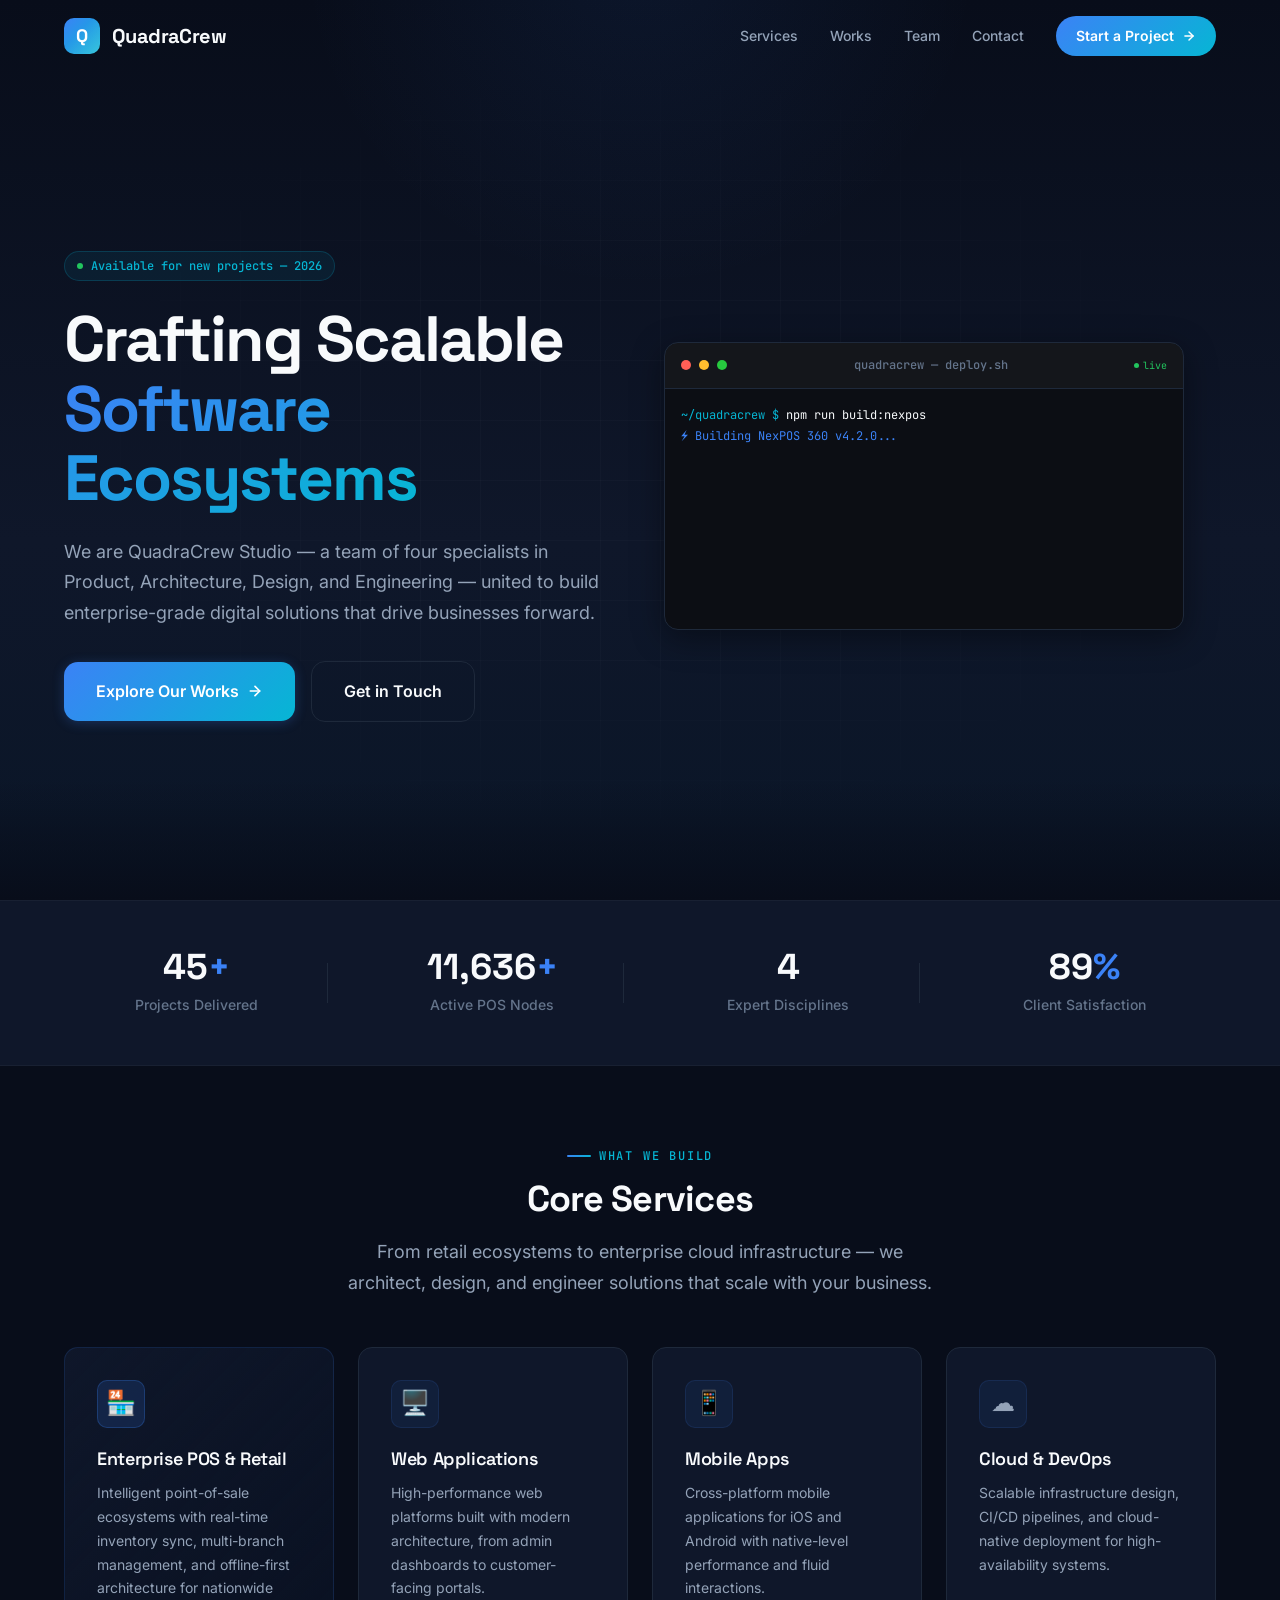
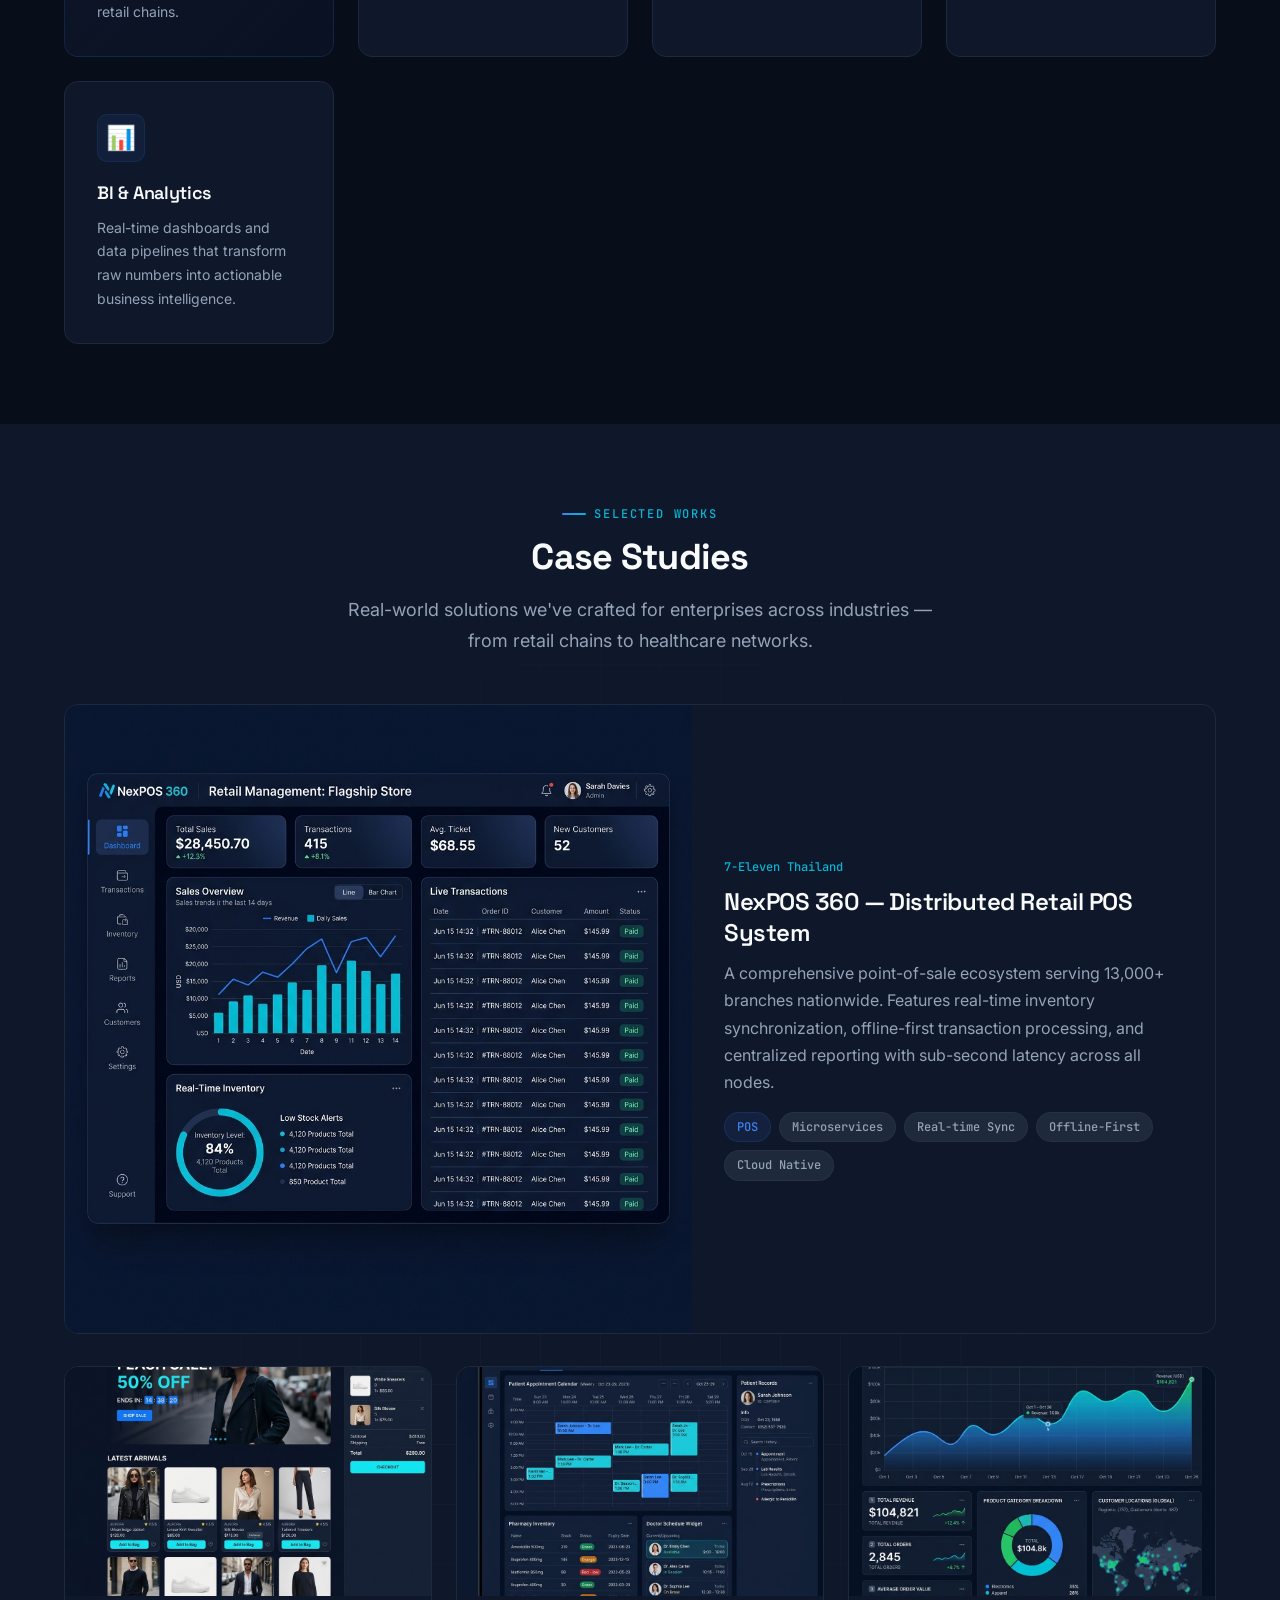
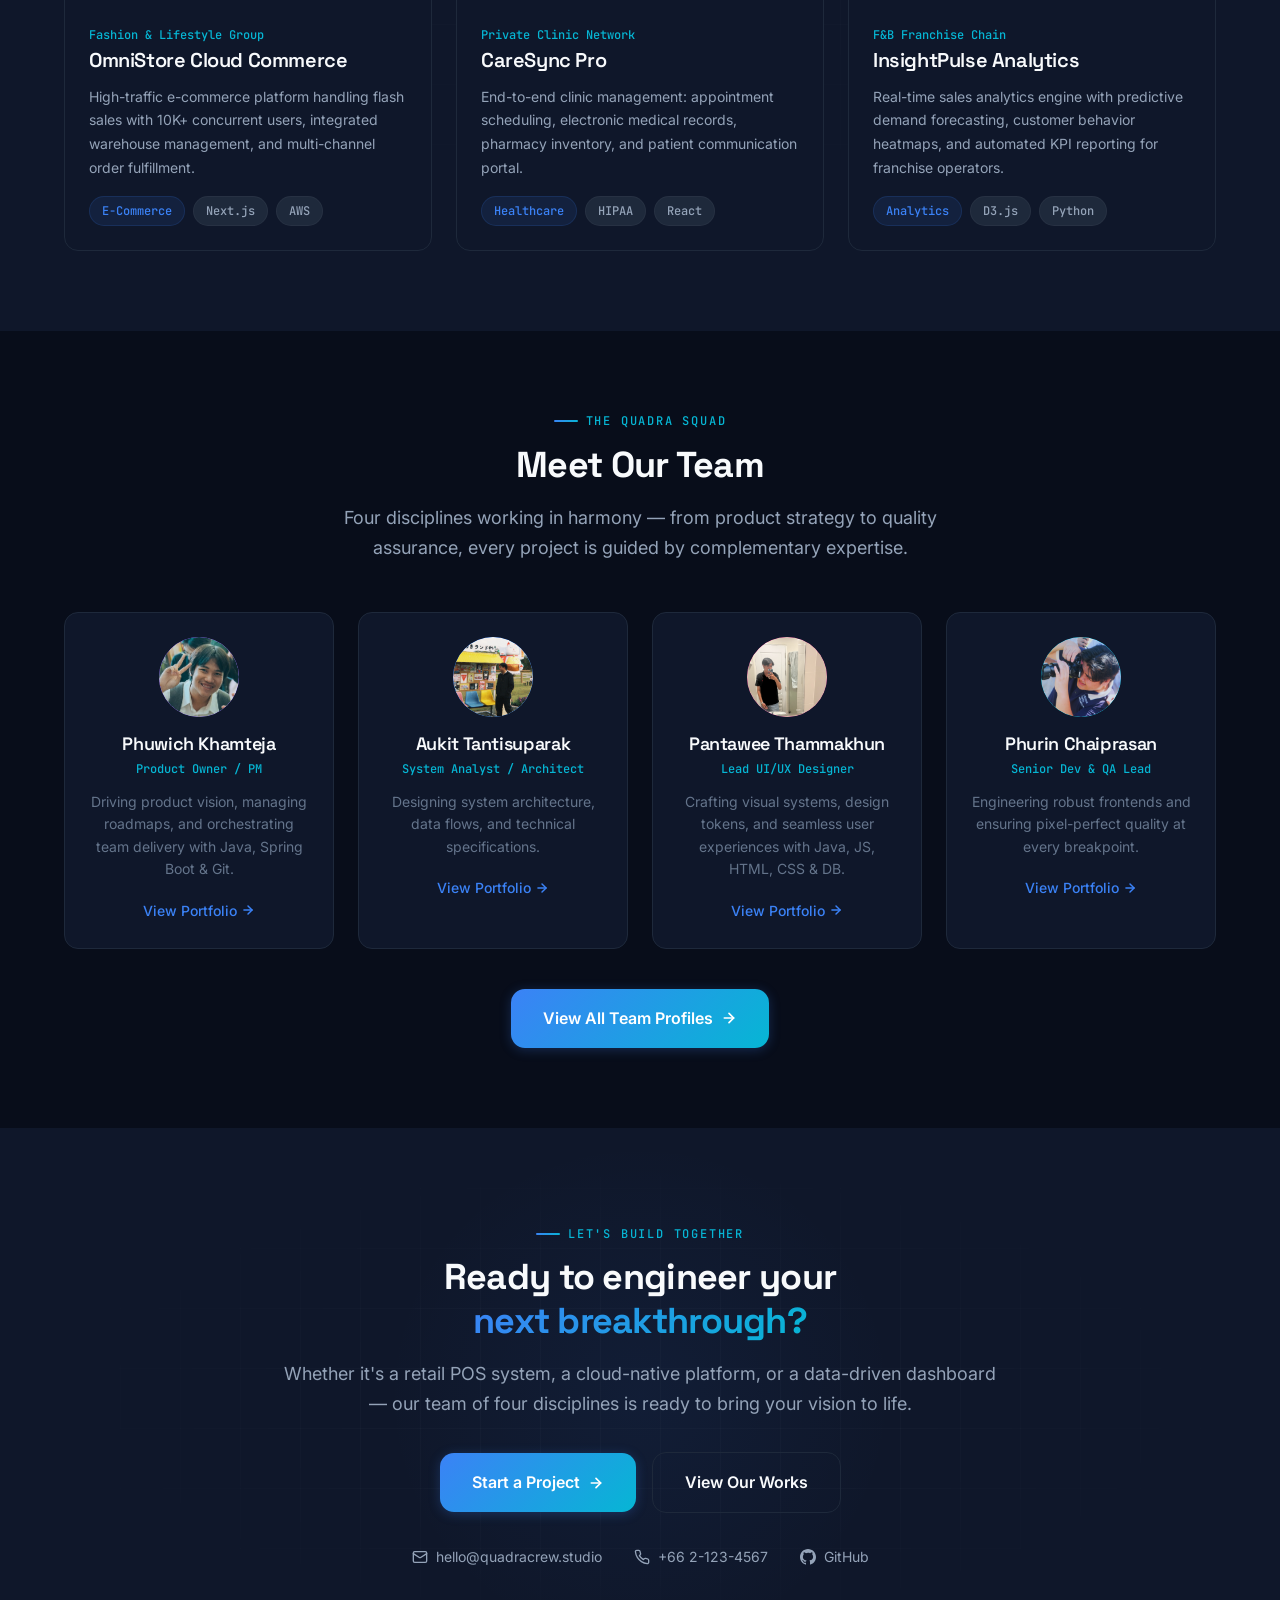
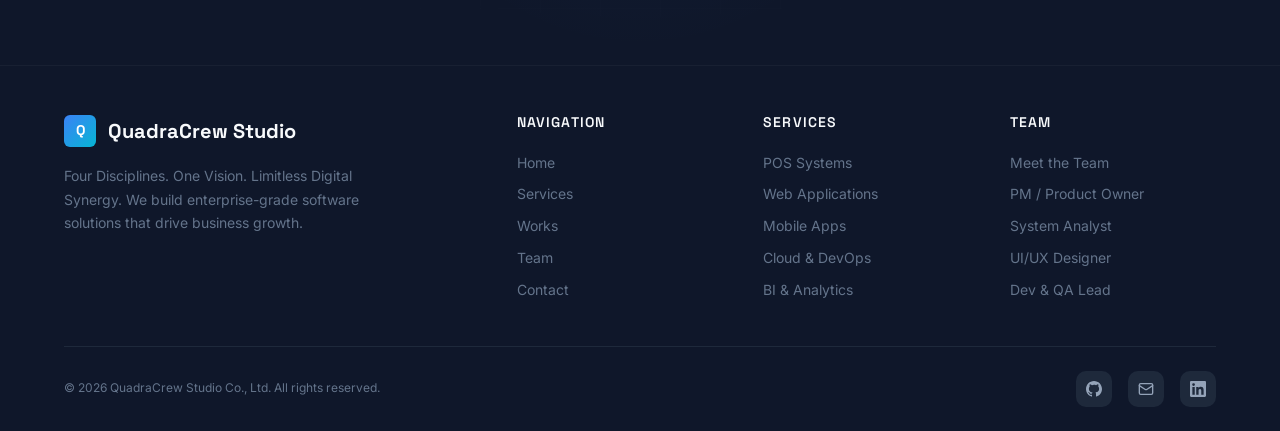
<file: index.html>
<!DOCTYPE html>
<html lang="th">

<head>
  <meta charset="UTF-8">
  <meta name="viewport" content="width=device-width, initial-scale=1.0">
  <meta name="description"
    content="QuadraCrew Studio — Premium Software House specializing in POS Systems, Web & Mobile Applications, Cloud Solutions, and Business Intelligence Dashboards.">
  <meta property="og:title" content="QuadraCrew Studio — Four Disciplines. One Vision.">
  <meta property="og:description"
    content="Crafting scalable digital ecosystems for enterprises. Expert team of 4 disciplines: Product, Architecture, Design, Engineering.">
  <meta property="og:type" content="website">
  <title>QuadraCrew Studio — Four Disciplines. One Vision. Limitless Digital Synergy.</title>

  <!-- Google Fonts -->
  <link rel="preconnect" href="https://fonts.googleapis.com">
  <link rel="preconnect" href="https://fonts.gstatic.com" crossorigin>
  <link
    href="https://fonts.googleapis.com/css2?family=Inter:wght@300;400;500;600;700&family=JetBrains+Mono:wght@400;500;600&family=Space+Grotesk:wght@500;600;700&display=swap"
    rel="stylesheet">

  <!-- Stylesheets -->
  <link rel="stylesheet" href="css/style.css">
  <link rel="stylesheet" href="css/components.css">
</head>

<body>

  <!-- ════════════════════════════════════════════════════════════
       NAVBAR
       ════════════════════════════════════════════════════════════ -->
  <nav class="navbar" id="navbar">
    <div class="container">
      <a href="index.html" class="navbar__logo" aria-label="QuadraCrew Studio Home">
        <span class="navbar__logo-icon">Q</span>
        <span>QuadraCrew</span>
      </a>

      <div class="navbar__links" id="navLinks">
        <a href="#services" class="navbar__link">Services</a>
        <a href="#case-studies" class="navbar__link">Works</a>
        <a href="#team" class="navbar__link">Team</a>
        <a href="#contact" class="navbar__link">Contact</a>
        <a href="#contact" class="navbar__cta desktop-only">
          Start a Project
          <svg width="14" height="14" viewBox="0 0 24 24" fill="none" stroke="currentColor" stroke-width="2.5"
            stroke-linecap="round" stroke-linejoin="round">
            <path d="M5 12h14" />
            <path d="m12 5 7 7-7 7" />
          </svg>
        </a>
      </div>

      <button class="navbar__toggle" id="navToggle" aria-label="Toggle navigation menu">
        <span></span>
        <span></span>
        <span></span>
      </button>
    </div>
  </nav>

  <!-- Mobile Menu Overlay -->
  <div class="mobile-menu" id="mobileMenu">
    <a href="#services" class="navbar__link">Services</a>
    <a href="#case-studies" class="navbar__link">Works</a>
    <a href="#team" class="navbar__link">Team</a>
    <a href="#contact" class="navbar__link">Contact</a>
    <a href="#contact" class="navbar__cta">Start a Project</a>
  </div>

  <!-- ════════════════════════════════════════════════════════════
       HERO SECTION
       ════════════════════════════════════════════════════════════ -->
  <section class="hero" id="hero">
    <div class="bg-grid"></div>
    <div class="container">
      <div class="hero__grid">
        <!-- Left: Content -->
        <div class="hero__content">
          <div class="hero__badge">
            <span class="pulse-dot"></span>
            Available for new projects — 2026
          </div>

          <h1 class="hero__title">
            Crafting Scalable<br>
            <span class="text-gradient">Software Ecosystems</span>
          </h1>

          <p class="hero__subtitle">
            We are QuadraCrew Studio — a team of four specialists in Product, Architecture, Design, and Engineering —
            united to build enterprise-grade digital solutions that drive businesses forward.
          </p>

          <div class="hero__actions">
            <a href="#case-studies" class="btn btn--primary btn--lg" id="hero-cta-works">
              Explore Our Works
              <svg width="16" height="16" viewBox="0 0 24 24" fill="none" stroke="currentColor" stroke-width="2.5"
                stroke-linecap="round" stroke-linejoin="round">
                <path d="M5 12h14" />
                <path d="m12 5 7 7-7 7" />
              </svg>
            </a>
            <a href="#contact" class="btn btn--secondary btn--lg" id="hero-cta-contact">
              Get in Touch
            </a>
          </div>
        </div>

        <!-- Right: Interactive Terminal -->
        <div class="hero__terminal-wrapper">
          <div class="terminal" id="heroTerminal">
            <div class="terminal__header">
              <span class="terminal__dot terminal__dot--red"></span>
              <span class="terminal__dot terminal__dot--yellow"></span>
              <span class="terminal__dot terminal__dot--green"></span>
              <span class="terminal__title">quadracrew — deploy.sh</span>
              <span class="terminal__status">
                <span class="pulse-dot"></span>
                live
              </span>
            </div>
            <div class="terminal__body" id="terminalBody">
              <!-- Lines will be typed by JavaScript -->
            </div>
          </div>
        </div>
      </div>
    </div>
  </section>

  <!-- ════════════════════════════════════════════════════════════
       STATS BAR
       ════════════════════════════════════════════════════════════ -->
  <section class="stats" id="stats">
    <div class="container">
      <div class="stats__grid">
        <div class="stats__item reveal">
          <div class="stats__number">
            <span class="counter" data-target="50">0</span><span class="accent">+</span>
          </div>
          <div class="stats__label">Projects Delivered</div>
        </div>
        <div class="stats__item reveal reveal-delay-1">
          <div class="stats__number">
            <span class="counter" data-target="13000">0</span><span class="accent">+</span>
          </div>
          <div class="stats__label">Active POS Nodes</div>
        </div>
        <div class="stats__item reveal reveal-delay-2">
          <div class="stats__number">
            <span class="counter" data-target="4">0</span>
          </div>
          <div class="stats__label">Expert Disciplines</div>
        </div>
        <div class="stats__item reveal reveal-delay-3">
          <div class="stats__number">
            <span class="counter" data-target="99">0</span><span class="accent">%</span>
          </div>
          <div class="stats__label">Client Satisfaction</div>
        </div>
      </div>
    </div>
  </section>

  <!-- ════════════════════════════════════════════════════════════
       SERVICES SECTION
       ════════════════════════════════════════════════════════════ -->
  <section class="section" id="services">
    <div class="container">
      <div class="services__header">
        <span class="section-eyebrow">What We Build</span>
        <h2 class="section-title">Core Services</h2>
        <p class="section-subtitle">
          From retail ecosystems to enterprise cloud infrastructure — we architect,
          design, and engineer solutions that scale with your business.
        </p>
      </div>

      <div class="services__grid">
        <!-- Flagship: POS -->
        <div class="service-card service-card--flagship reveal">
          <div class="service-card__icon">🏪</div>
          <h3 class="service-card__title">Enterprise POS & Retail</h3>
          <p class="service-card__desc">
            Intelligent point-of-sale ecosystems with real-time inventory sync, multi-branch management, and
            offline-first architecture for nationwide retail chains.
          </p>
        </div>

        <!-- Web Apps -->
        <div class="service-card reveal reveal-delay-1">
          <div class="service-card__icon">🖥️</div>
          <h3 class="service-card__title">Web Applications</h3>
          <p class="service-card__desc">
            High-performance web platforms built with modern architecture, from admin dashboards to customer-facing
            portals.
          </p>
        </div>

        <!-- Mobile -->
        <div class="service-card reveal reveal-delay-2">
          <div class="service-card__icon">📱</div>
          <h3 class="service-card__title">Mobile Apps</h3>
          <p class="service-card__desc">
            Cross-platform mobile applications for iOS and Android with native-level performance and fluid interactions.
          </p>
        </div>

        <!-- Cloud -->
        <div class="service-card reveal reveal-delay-3">
          <div class="service-card__icon">☁️</div>
          <h3 class="service-card__title">Cloud & DevOps</h3>
          <p class="service-card__desc">
            Scalable infrastructure design, CI/CD pipelines, and cloud-native deployment for high-availability systems.
          </p>
        </div>

        <!-- BI Dashboard -->
        <div class="service-card reveal reveal-delay-4">
          <div class="service-card__icon">📊</div>
          <h3 class="service-card__title">BI & Analytics</h3>
          <p class="service-card__desc">
            Real-time dashboards and data pipelines that transform raw numbers into actionable business intelligence.
          </p>
        </div>
      </div>
    </div>
  </section>

  <!-- ════════════════════════════════════════════════════════════
       CASE STUDIES
       ════════════════════════════════════════════════════════════ -->
  <section class="section section--dark" id="case-studies">
    <div class="bg-grid"></div>
    <div class="container">
      <div class="cases__header">
        <span class="section-eyebrow">Selected Works</span>
        <h2 class="section-title">Case Studies</h2>
        <p class="section-subtitle">
          Real-world solutions we've crafted for enterprises across industries —
          from retail chains to healthcare networks.
        </p>
      </div>

      <!-- Featured: 7-Eleven POS -->
      <div class="cases__featured reveal">
        <div class="case-card case-card--featured">
          <div class="case-card__image" id="case-featured-image">
            <img src="assets/images/pos-mockup.png" alt="NexPOS 360 — POS System Dashboard"
              onerror="this.style.display='none'; this.parentElement.querySelector('.case-card__image-placeholder').style.display='flex';">
            <span class="case-card__image-placeholder"
              style="display:none; position:absolute; inset:0; align-items:center; justify-content:center;">🏪</span>
          </div>
          <div class="case-card__body">
            <span class="case-card__client">7-Eleven Thailand</span>
            <h3 class="case-card__title">NexPOS 360 — Distributed Retail POS System</h3>
            <p class="case-card__desc">
              A comprehensive point-of-sale ecosystem serving 13,000+ branches nationwide. Features real-time inventory
              synchronization, offline-first transaction processing, and centralized reporting with sub-second latency
              across all nodes.
            </p>
            <div class="case-card__tags">
              <span class="tag tag--accent">POS</span>
              <span class="tag">Microservices</span>
              <span class="tag">Real-time Sync</span>
              <span class="tag">Offline-First</span>
              <span class="tag">Cloud Native</span>
            </div>
          </div>
        </div>
      </div>

      <!-- Grid: Other Cases -->
      <div class="cases__grid">
        <!-- E-Commerce -->
        <div class="case-card reveal">
          <div class="case-card__image">
            <img src="assets/images/ecommerce-mockup.png" alt="OmniStore E-Commerce Platform"
              onerror="this.style.display='none'; this.parentElement.querySelector('.case-card__image-placeholder').style.display='flex';">
            <span class="case-card__image-placeholder"
              style="display:none; position:absolute; inset:0; align-items:center; justify-content:center;">🛒</span>
          </div>
          <div class="case-card__body">
            <span class="case-card__client">Fashion & Lifestyle Group</span>
            <h3 class="case-card__title">OmniStore Cloud Commerce</h3>
            <p class="case-card__desc">
              High-traffic e-commerce platform handling flash sales with 10K+ concurrent users, integrated warehouse
              management, and multi-channel order fulfillment.
            </p>
            <div class="case-card__tags">
              <span class="tag tag--accent">E-Commerce</span>
              <span class="tag">Next.js</span>
              <span class="tag">AWS</span>
            </div>
          </div>
        </div>

        <!-- Clinic -->
        <div class="case-card reveal reveal-delay-1">
          <div class="case-card__image">
            <img src="assets/images/clinic-mockup.png" alt="CareSync Pro Medical Management"
              onerror="this.style.display='none'; this.parentElement.querySelector('.case-card__image-placeholder').style.display='flex';">
            <span class="case-card__image-placeholder"
              style="display:none; position:absolute; inset:0; align-items:center; justify-content:center;">🏥</span>
          </div>
          <div class="case-card__body">
            <span class="case-card__client">Private Clinic Network</span>
            <h3 class="case-card__title">CareSync Pro</h3>
            <p class="case-card__desc">
              End-to-end clinic management: appointment scheduling, electronic medical records, pharmacy inventory, and
              patient communication portal.
            </p>
            <div class="case-card__tags">
              <span class="tag tag--accent">Healthcare</span>
              <span class="tag">HIPAA</span>
              <span class="tag">React</span>
            </div>
          </div>
        </div>

        <!-- Dashboard -->
        <div class="case-card reveal reveal-delay-2">
          <div class="case-card__image">
            <img src="assets/images/dashboard-mockup.png" alt="InsightPulse Analytics Dashboard"
              onerror="this.style.display='none'; this.parentElement.querySelector('.case-card__image-placeholder').style.display='flex';">
            <span class="case-card__image-placeholder"
              style="display:none; position:absolute; inset:0; align-items:center; justify-content:center;">📈</span>
          </div>
          <div class="case-card__body">
            <span class="case-card__client">F&B Franchise Chain</span>
            <h3 class="case-card__title">InsightPulse Analytics</h3>
            <p class="case-card__desc">
              Real-time sales analytics engine with predictive demand forecasting, customer behavior heatmaps, and
              automated KPI reporting for franchise operators.
            </p>
            <div class="case-card__tags">
              <span class="tag tag--accent">Analytics</span>
              <span class="tag">D3.js</span>
              <span class="tag">Python</span>
            </div>
          </div>
        </div>
      </div>
    </div>
  </section>

  <!-- ════════════════════════════════════════════════════════════
       TEAM PREVIEW
       ════════════════════════════════════════════════════════════ -->
  <section class="section" id="team">
    <div class="container">
      <div class="team-preview__header">
        <span class="section-eyebrow">The Quadra Squad</span>
        <h2 class="section-title">Meet Our Team</h2>
        <p class="section-subtitle">
          Four disciplines working in harmony — from product strategy to quality assurance,
          every project is guided by complementary expertise.
        </p>
      </div>

      <div class="team-preview__grid">
        <!-- Member 1: PM/PO -->
        <div class="team-card reveal">
          <div class="team-card__avatar team-card__avatar--pm">
            <img src="portfolios/member1-pm/avatar.jpg" alt="Phuwich Khamteja"
              onerror="this.parentElement.textContent='PK';">
          </div>
          <h3 class="team-card__name">Phuwich Khamteja</h3>
          <div class="team-card__role">Product Owner / PM</div>
          <p class="team-card__bio">Driving product vision, managing roadmaps, and orchestrating team delivery with
            Java, Spring Boot &amp; Git.</p>
          <a href="portfolios/member1-pm/index.html" class="team-card__link">
            View Portfolio
            <svg width="14" height="14" viewBox="0 0 24 24" fill="none" stroke="currentColor" stroke-width="2.5"
              stroke-linecap="round" stroke-linejoin="round">
              <path d="M5 12h14" />
              <path d="m12 5 7 7-7 7" />
            </svg>
          </a>
        </div>

        <!-- Member 2: SA -->
        <div class="team-card reveal reveal-delay-1">
          <div class="team-card__avatar team-card__avatar--sa">
            <img src="portfolios/member2-sa/avatart.JPG" alt="Aukit Tantisuparak">
          </div>
          <h3 class="team-card__name">Aukit Tantisuparak</h3>
          <div class="team-card__role">System Analyst / Architect</div>
          <p class="team-card__bio">Designing system architecture, data flows, and technical specifications.</p>
          <a href="portfolios/member2-sa/index.html" class="team-card__link">
            View Portfolio
            <svg width="14" height="14" viewBox="0 0 24 24" fill="none" stroke="currentColor" stroke-width="2.5"
              stroke-linecap="round" stroke-linejoin="round">
              <path d="M5 12h14" />
              <path d="m12 5 7 7-7 7" />
            </svg>
          </a>
        </div>

        <!-- Member 3: Designer -->
        <div class="team-card reveal reveal-delay-2">
          <div class="team-card__avatar team-card__avatar--designer">
            <img src="portfolios/member3-designer/avatar.jpg" alt="Pantawee Thammakhun">
          </div>
          <h3 class="team-card__name">Pantawee Thammakhun</h3>
          <div class="team-card__role">Lead UI/UX Designer</div>
          <p class="team-card__bio">Crafting visual systems, design tokens, and seamless user experiences with Java, JS,
            HTML, CSS &amp; DB.</p>
          <a href="portfolios/member3-designer/index.html" class="team-card__link">
            View Portfolio
            <svg width="14" height="14" viewBox="0 0 24 24" fill="none" stroke="currentColor" stroke-width="2.5"
              stroke-linecap="round" stroke-linejoin="round">
              <path d="M5 12h14" />
              <path d="m12 5 7 7-7 7" />
            </svg>
          </a>
        </div>

        <!-- Member 4: Dev/QA -->
        <div class="team-card reveal reveal-delay-3">
          <div class="team-card__avatar team-card__avatar--dev">
            <img src="portfolios/member4-dev/avatar.JPG" alt="Phurin Chaiprasan">
          </div>
          <h3 class="team-card__name">Phurin Chaiprasan</h3>
          <div class="team-card__role">Senior Dev & QA Lead</div>
          <p class="team-card__bio">Engineering robust frontends and ensuring pixel-perfect quality at every breakpoint.
          </p>
          <a href="portfolios/member4-dev/index.html" class="team-card__link">
            View Portfolio
            <svg width="14" height="14" viewBox="0 0 24 24" fill="none" stroke="currentColor" stroke-width="2.5"
              stroke-linecap="round" stroke-linejoin="round">
              <path d="M5 12h14" />
              <path d="m12 5 7 7-7 7" />
            </svg>
          </a>
        </div>
      </div>

      <div style="text-align: center; margin-top: var(--space-10);" class="reveal">
        <a href="team.html" class="btn btn--primary btn--lg">
          View All Team Profiles
          <svg width="16" height="16" viewBox="0 0 24 24" fill="none" stroke="currentColor" stroke-width="2.5"
            stroke-linecap="round" stroke-linejoin="round">
            <path d="M5 12h14" />
            <path d="m12 5 7 7-7 7" />
          </svg>
        </a>
      </div>

    </div>
  </section>

  <!-- ════════════════════════════════════════════════════════════
       CTA / CONTACT SECTION
       ════════════════════════════════════════════════════════════ -->
  <section class="section section--dark cta-section" id="contact">
    <div class="bg-grid"></div>
    <div class="container">
      <span class="section-eyebrow" style="justify-content:center;">Let's Build Together</span>
      <h2 class="cta-section__title reveal">
        Ready to engineer your<br>
        <span class="text-gradient">next breakthrough?</span>
      </h2>
      <p class="cta-section__subtitle reveal reveal-delay-1">
        Whether it's a retail POS system, a cloud-native platform, or a data-driven dashboard —
        our team of four disciplines is ready to bring your vision to life.
      </p>

      <div class="cta-section__actions reveal reveal-delay-2">
        <a href="mailto:hello@quadracrew.studio" class="btn btn--primary btn--lg" id="cta-start-project">
          Start a Project
          <svg width="16" height="16" viewBox="0 0 24 24" fill="none" stroke="currentColor" stroke-width="2.5"
            stroke-linecap="round" stroke-linejoin="round">
            <path d="M5 12h14" />
            <path d="m12 5 7 7-7 7" />
          </svg>
        </a>
        <a href="#case-studies" class="btn btn--secondary btn--lg" id="cta-view-works">
          View Our Works
        </a>
      </div>

      <div class="cta-section__contacts reveal reveal-delay-3">
        <a href="mailto:hello@quadracrew.studio">
          <svg width="16" height="16" viewBox="0 0 24 24" fill="none" stroke="currentColor" stroke-width="2"
            stroke-linecap="round" stroke-linejoin="round">
            <rect width="20" height="16" x="2" y="4" rx="2" />
            <path d="m22 7-8.97 5.7a1.94 1.94 0 0 1-2.06 0L2 7" />
          </svg>
          hello@quadracrew.studio
        </a>
        <a href="tel:+6621234567">
          <svg width="16" height="16" viewBox="0 0 24 24" fill="none" stroke="currentColor" stroke-width="2"
            stroke-linecap="round" stroke-linejoin="round">
            <path
              d="M22 16.92v3a2 2 0 0 1-2.18 2 19.79 19.79 0 0 1-8.63-3.07 19.5 19.5 0 0 1-6-6 19.79 19.79 0 0 1-3.07-8.67A2 2 0 0 1 4.11 2h3a2 2 0 0 1 2 1.72 12.84 12.84 0 0 0 .7 2.81 2 2 0 0 1-.45 2.11L8.09 9.91a16 16 0 0 0 6 6l1.27-1.27a2 2 0 0 1 2.11-.45 12.84 12.84 0 0 0 2.81.7A2 2 0 0 1 22 16.92z" />
          </svg>
          +66 2-123-4567
        </a>
        <a href="https://github.com/quadracrew" target="_blank" rel="noopener">
          <svg width="16" height="16" viewBox="0 0 24 24" fill="currentColor">
            <path
              d="M12 0C5.374 0 0 5.373 0 12c0 5.302 3.438 9.8 8.207 11.387.599.111.793-.261.793-.577v-2.234c-3.338.726-4.033-1.416-4.033-1.416-.546-1.387-1.333-1.756-1.333-1.756-1.089-.745.083-.729.083-.729 1.205.084 1.839 1.237 1.839 1.237 1.07 1.834 2.807 1.304 3.492.997.107-.775.418-1.305.762-1.604-2.665-.305-5.467-1.334-5.467-5.931 0-1.311.469-2.381 1.236-3.221-.124-.303-.535-1.524.117-3.176 0 0 1.008-.322 3.301 1.23A11.509 11.509 0 0 1 12 5.803c1.02.005 2.047.138 3.006.404 2.291-1.552 3.297-1.23 3.297-1.23.653 1.653.242 2.874.118 3.176.77.84 1.235 1.911 1.235 3.221 0 4.609-2.807 5.624-5.479 5.921.43.372.823 1.102.823 2.222v3.293c0 .319.192.694.801.576C20.566 21.797 24 17.3 24 12c0-6.627-5.373-12-12-12z" />
          </svg>
          GitHub
        </a>
      </div>
    </div>
  </section>

  <!-- ════════════════════════════════════════════════════════════
       FOOTER
       ════════════════════════════════════════════════════════════ -->
  <footer class="footer" id="footer">
    <div class="container">
      <div class="footer__grid">
        <!-- Brand Column -->
        <div class="footer__brand">
          <div class="footer__logo">
            <span class="footer__logo-icon">Q</span>
            <span>QuadraCrew Studio</span>
          </div>
          <p class="footer__desc">
            Four Disciplines. One Vision. Limitless Digital Synergy.
            We build enterprise-grade software solutions that drive business growth.
          </p>
        </div>

        <!-- Navigation -->
        <div>
          <h4 class="footer__heading">Navigation</h4>
          <a href="#hero" class="footer__link">Home</a>
          <a href="#services" class="footer__link">Services</a>
          <a href="#case-studies" class="footer__link">Works</a>
          <a href="#team" class="footer__link">Team</a>
          <a href="#contact" class="footer__link">Contact</a>
        </div>

        <!-- Services -->
        <div>
          <h4 class="footer__heading">Services</h4>
          <a href="#services" class="footer__link">POS Systems</a>
          <a href="#services" class="footer__link">Web Applications</a>
          <a href="#services" class="footer__link">Mobile Apps</a>
          <a href="#services" class="footer__link">Cloud & DevOps</a>
          <a href="#services" class="footer__link">BI & Analytics</a>
        </div>

        <!-- Team -->
        <div>
          <h4 class="footer__heading">Team</h4>
          <a href="#team" class="footer__link">Meet the Team</a>
          <a href="portfolios/member1-pm/index.html" class="footer__link">PM / Product Owner</a>
          <a href="portfolios/member2-sa/index.html" class="footer__link">System Analyst</a>
          <a href="portfolios/member3-designer/index.html" class="footer__link">UI/UX Designer</a>
          <a href="portfolios/member4-dev/index.html" class="footer__link">Dev & QA Lead</a>
        </div>
      </div>

      <div class="footer__bottom">
        <span class="footer__copy">© 2026 QuadraCrew Studio Co., Ltd. All rights reserved.</span>
        <div class="footer__socials">
          <a href="https://github.com/quadracrew" class="footer__social-link" aria-label="GitHub" target="_blank"
            rel="noopener">
            <svg width="16" height="16" viewBox="0 0 24 24" fill="currentColor">
              <path
                d="M12 0C5.374 0 0 5.373 0 12c0 5.302 3.438 9.8 8.207 11.387.599.111.793-.261.793-.577v-2.234c-3.338.726-4.033-1.416-4.033-1.416-.546-1.387-1.333-1.756-1.333-1.756-1.089-.745.083-.729.083-.729 1.205.084 1.839 1.237 1.839 1.237 1.07 1.834 2.807 1.304 3.492.997.107-.775.418-1.305.762-1.604-2.665-.305-5.467-1.334-5.467-5.931 0-1.311.469-2.381 1.236-3.221-.124-.303-.535-1.524.117-3.176 0 0 1.008-.322 3.301 1.23A11.509 11.509 0 0 1 12 5.803c1.02.005 2.047.138 3.006.404 2.291-1.552 3.297-1.23 3.297-1.23.653 1.653.242 2.874.118 3.176.77.84 1.235 1.911 1.235 3.221 0 4.609-2.807 5.624-5.479 5.921.43.372.823 1.102.823 2.222v3.293c0 .319.192.694.801.576C20.566 21.797 24 17.3 24 12c0-6.627-5.373-12-12-12z" />
            </svg>
          </a>
          <a href="mailto:hello@quadracrew.studio" class="footer__social-link" aria-label="Email">
            <svg width="16" height="16" viewBox="0 0 24 24" fill="none" stroke="currentColor" stroke-width="2"
              stroke-linecap="round" stroke-linejoin="round">
              <rect width="20" height="16" x="2" y="4" rx="2" />
              <path d="m22 7-8.97 5.7a1.94 1.94 0 0 1-2.06 0L2 7" />
            </svg>
          </a>
          <a href="https://linkedin.com/company/quadracrew" class="footer__social-link" aria-label="LinkedIn"
            target="_blank" rel="noopener">
            <svg width="16" height="16" viewBox="0 0 24 24" fill="currentColor">
              <path
                d="M20.447 20.452h-3.554v-5.569c0-1.328-.027-3.037-1.852-3.037-1.853 0-2.136 1.445-2.136 2.939v5.667H9.351V9h3.414v1.561h.046c.477-.9 1.637-1.85 3.37-1.85 3.601 0 4.267 2.37 4.267 5.455v6.286zM5.337 7.433a2.062 2.062 0 0 1-2.063-2.065 2.064 2.064 0 1 1 2.063 2.065zm1.782 13.019H3.555V9h3.564v11.452zM22.225 0H1.771C.792 0 0 .774 0 1.729v20.542C0 23.227.792 24 1.771 24h20.451C23.2 24 24 23.227 24 22.271V1.729C24 .774 23.2 0 22.222 0h.003z" />
            </svg>
          </a>
        </div>
      </div>
    </div>
  </footer>

  <!-- JavaScript -->
  <script src="js/main.js"></script>
</body>

</html>
</file>
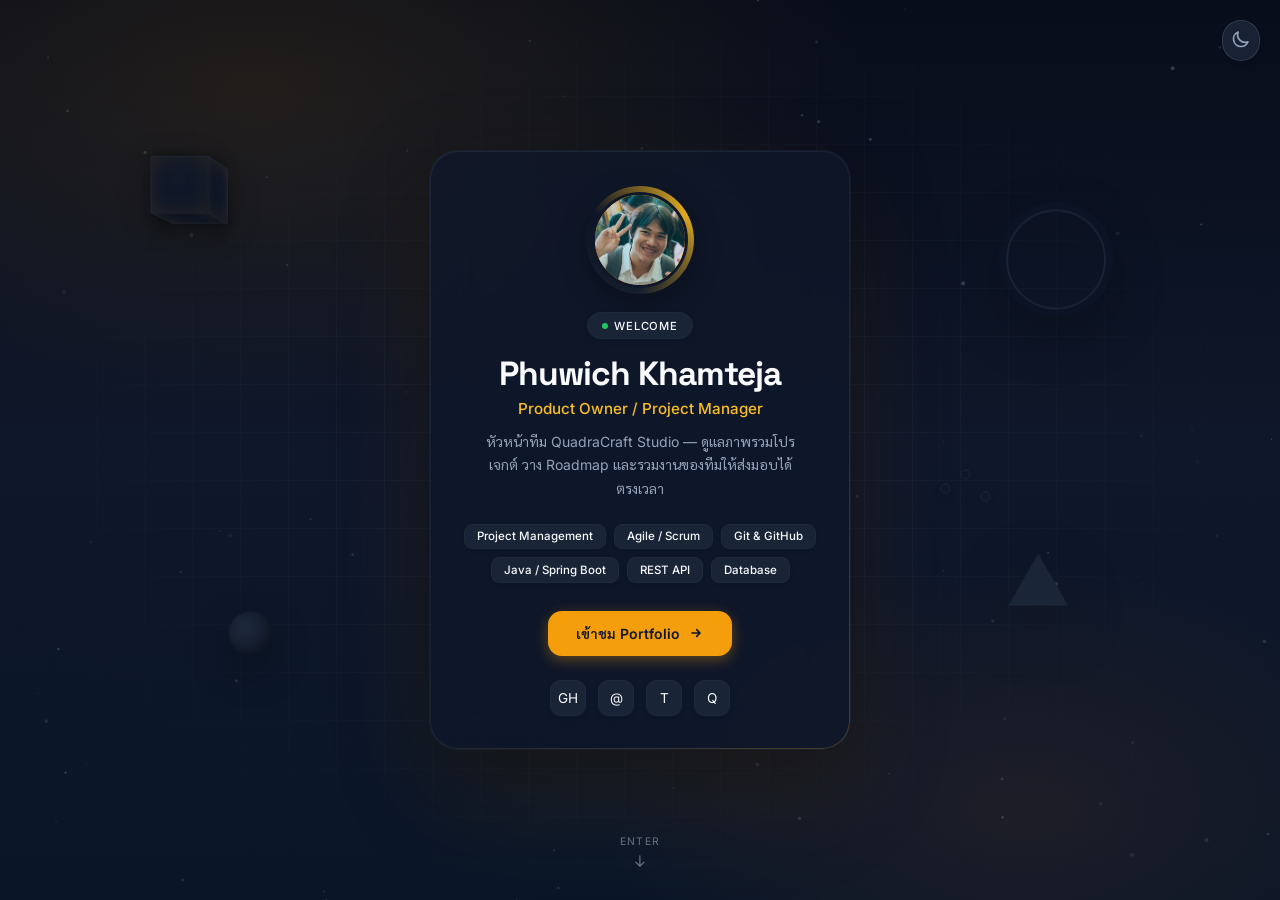
<file: portfolios/member1-pm/index.html>
<!DOCTYPE html>
<html lang="th" class="dark-mode">

<head>
    <meta charset="UTF-8">
    <meta name="viewport" content="width=device-width, initial-scale=1.0">
    <title>Welcome | Phuwich Khamteja</title>
    <link rel="icon" type="image/svg+xml" href="data:image/svg+xml,<svg xmlns='http://www.w3.org/2000/svg' viewBox='0 0 100 100'><rect width='100' height='100' rx='20' fill='%23F59E0B'/><text x='50' y='72' font-family='sans-serif' font-size='58' font-weight='bold' fill='%23ffffff' text-anchor='middle'>PK</text></svg>">
    <link href="https://fonts.googleapis.com/css2?family=Inter:wght@300;400;500;600;700&family=Sarabun:wght@300;400;500;600&family=Space+Grotesk:wght@400;500;600;700&display=swap" rel="stylesheet">
    <style>
        *, *::before, *::after { box-sizing: border-box; margin: 0; padding: 0; }

        :root {
            --white: #ffffff;
            --off-white: #f8fafc;
            --gray-50: #f1f5f9;
            --gray-200: #e2e8f0;
            --gray-400: #94a3b8;
            --gray-600: #475569;
            --gray-900: #0f172a;
            --accent: #F59E0B;
            --accent-light: #FBBF24;
        }

        html, body {
            height: 100%;
            overflow: hidden;
            font-family: 'Inter', 'Sarabun', sans-serif;
            background: var(--off-white);
            color: var(--gray-900);
            -webkit-font-smoothing: antialiased;
        }

        .welcome-page {
            position: relative;
            width: 100%;
            height: 100vh;
            display: flex;
            align-items: center;
            justify-content: center;
            overflow: hidden;
        }

        /* Background layers */
        .bg-gradient {
            position: absolute;
            inset: 0;
            background:
                radial-gradient(ellipse 80% 60% at 20% 10%, rgba(245, 158, 11, 0.07) 0%, transparent 60%),
                radial-gradient(ellipse 60% 50% at 80% 90%, rgba(148, 163, 184, 0.08) 0%, transparent 55%),
                linear-gradient(180deg, #ffffff 0%, #f8fafc 50%, #f1f5f9 100%);
        }

        .bg-grid {
            position: absolute;
            inset: 0;
            background-image:
                linear-gradient(rgba(226, 232, 240, 0.5) 1px, transparent 1px),
                linear-gradient(90deg, rgba(226, 232, 240, 0.5) 1px, transparent 1px);
            background-size: 48px 48px;
            mask-image: radial-gradient(ellipse 70% 70% at 50% 50%, black 20%, transparent 75%);
            -webkit-mask-image: radial-gradient(ellipse 70% 70% at 50% 50%, black 20%, transparent 75%);
        }

        #particle-canvas {
            position: absolute;
            inset: 0;
            pointer-events: none;
            opacity: 0.6;
        }

        /* 3D Scene */
        #scene-3d {
            position: absolute;
            inset: 0;
            perspective: 1200px;
            pointer-events: none;
            overflow: hidden;
        }

        .shape-3d {
            position: absolute;
            transform-style: preserve-3d;
            will-change: transform;
        }

        .cube {
            width: 56px;
            height: 56px;
            top: 18%;
            left: 12%;
            animation: spin-cube 18s linear infinite;
        }

        .cube-inner {
            width: 100%;
            height: 100%;
            position: relative;
            transform-style: preserve-3d;
        }

        .cube-face {
            position: absolute;
            width: 56px;
            height: 56px;
            border: 1.5px solid rgba(226, 232, 240, 0.9);
            background: rgba(255, 255, 255, 0.7);
            backdrop-filter: blur(8px);
            box-shadow: inset 0 0 20px rgba(255,255,255,0.8), 0 8px 32px rgba(15, 23, 42, 0.06);
        }

        .cube-face:nth-child(1) { transform: rotateY(0deg) translateZ(28px); }
        .cube-face:nth-child(2) { transform: rotateY(180deg) translateZ(28px); }
        .cube-face:nth-child(3) { transform: rotateY(90deg) translateZ(28px); }
        .cube-face:nth-child(4) { transform: rotateY(-90deg) translateZ(28px); }
        .cube-face:nth-child(5) { transform: rotateX(90deg) translateZ(28px); }
        .cube-face:nth-child(6) { transform: rotateX(-90deg) translateZ(28px); }

        @keyframes spin-cube {
            from { transform: rotateX(-20deg) rotateY(0deg); }
            to { transform: rotateX(-20deg) rotateY(360deg); }
        }

        .ring {
            width: 100px;
            height: 100px;
            top: 22%;
            right: 14%;
            border: 2px solid rgba(226, 232, 240, 0.8);
            border-radius: 50%;
            background: transparent;
            box-shadow:
                0 0 0 8px rgba(255,255,255,0.5),
                0 20px 60px rgba(15, 23, 42, 0.05),
                inset 0 0 30px rgba(255,255,255,0.9);
            animation: spin-ring 12s linear infinite;
        }

        @keyframes spin-ring {
            from { transform: rotateX(70deg) rotateZ(0deg); }
            to { transform: rotateX(70deg) rotateZ(360deg); }
        }

        .sphere {
            width: 44px;
            height: 44px;
            bottom: 28%;
            left: 18%;
            border-radius: 50%;
            background: radial-gradient(circle at 35% 35%, #ffffff, #e2e8f0);
            box-shadow:
                0 16px 40px rgba(15, 23, 42, 0.08),
                inset -4px -4px 12px rgba(148, 163, 184, 0.2),
                inset 4px 4px 12px rgba(255, 255, 255, 0.9);
        }

        .prism {
            width: 0;
            height: 0;
            bottom: 32%;
            right: 16%;
            border-left: 30px solid transparent;
            border-right: 30px solid transparent;
            border-bottom: 52px solid rgba(255, 255, 255, 0.85);
            filter: drop-shadow(0 16px 32px rgba(15, 23, 42, 0.07));
            animation: spin-prism 14s ease-in-out infinite alternate;
        }

        @keyframes spin-prism {
            from { transform: rotateY(-30deg) rotateX(10deg); }
            to { transform: rotateY(30deg) rotateX(-10deg); }
        }

        .dot-cluster {
            top: 55%;
            right: 22%;
            display: flex;
            gap: 10px;
        }

        .dot-cluster span {
            width: 10px;
            height: 10px;
            border-radius: 50%;
            background: var(--white);
            border: 1px solid var(--gray-200);
            box-shadow: 0 4px 12px rgba(15, 23, 42, 0.06);
        }

        .dot-cluster span:nth-child(2) { transform: translateY(-14px); }
        .dot-cluster span:nth-child(3) { transform: translateY(8px); }

        /* Hero card */
        .hero-wrapper {
            position: relative;
            z-index: 10;
            perspective: 1000px;
            padding: 1.5rem;
        }

        #hero-card {
            position: relative;
            width: min(420px, 92vw);
            padding: 2.5rem 2rem 2rem;
            background: rgba(255, 255, 255, 0.72);
            backdrop-filter: blur(24px);
            -webkit-backdrop-filter: blur(24px);
            border: 1px solid rgba(255, 255, 255, 0.9);
            border-radius: 28px;
            box-shadow:
                0 0 0 1px rgba(226, 232, 240, 0.5),
                0 4px 6px rgba(15, 23, 42, 0.02),
                0 24px 80px rgba(15, 23, 42, 0.08),
                0 48px 120px rgba(245, 158, 11, 0.06);
            transform-style: preserve-3d;
            transition: box-shadow 0.4s ease;
            text-align: center;
        }

        #hero-card::before {
            content: '';
            position: absolute;
            inset: -1px;
            border-radius: 28px;
            padding: 1px;
            background: linear-gradient(135deg, rgba(255,255,255,0.9), rgba(226,232,240,0.4), rgba(245,158,11,0.18));
            -webkit-mask: linear-gradient(#fff 0 0) content-box, linear-gradient(#fff 0 0);
            mask: linear-gradient(#fff 0 0) content-box, linear-gradient(#fff 0 0);
            -webkit-mask-composite: xor;
            mask-composite: exclude;
            pointer-events: none;
        }

        .avatar-frame {
            position: relative;
            width: 96px;
            height: 96px;
            margin: 0 auto 1.5rem;
            transform: translateZ(40px);
        }

        .avatar-ring {
            position: absolute;
            inset: -6px;
            border-radius: 50%;
            background: conic-gradient(from 180deg, var(--gray-200), var(--white), var(--accent-light), var(--gray-200));
            animation: rotate-ring 6s linear infinite;
        }

        @keyframes rotate-ring {
            to { transform: rotate(360deg); }
        }

        .avatar-inner {
            position: relative;
            width: 100%;
            height: 100%;
            border-radius: 50%;
            overflow: hidden;
            border: 3px solid var(--white);
            box-shadow: 0 8px 32px rgba(15, 23, 42, 0.1);
            background: linear-gradient(135deg, #F59E0B, #F97316);
            display: flex;
            align-items: center;
            justify-content: center;
            font-family: 'Space Grotesk', sans-serif;
            font-weight: 700;
            font-size: 2rem;
            letter-spacing: -0.02em;
            color: #ffffff;
        }

        .avatar-inner img {
            width: 100%;
            height: 100%;
            object-fit: cover;
            object-position: top;
        }

        .welcome-badge {
            display: inline-flex;
            align-items: center;
            gap: 6px;
            padding: 0.35rem 0.85rem;
            background: var(--white);
            border: 1px solid var(--gray-200);
            border-radius: 999px;
            font-size: 0.7rem;
            font-weight: 500;
            letter-spacing: 0.08em;
            text-transform: uppercase;
            color: var(--gray-600);
            margin-bottom: 1rem;
            box-shadow: 0 2px 8px rgba(15, 23, 42, 0.04);
        }

        .welcome-badge .pulse {
            width: 6px;
            height: 6px;
            border-radius: 50%;
            background: #22c55e;
            animation: pulse 2s ease infinite;
        }

        @keyframes pulse {
            0%, 100% { opacity: 1; transform: scale(1); }
            50% { opacity: 0.5; transform: scale(0.85); }
        }

        .hero-title {
            font-family: 'Space Grotesk', 'Inter', sans-serif;
            font-size: clamp(1.6rem, 5vw, 2.1rem);
            font-weight: 700;
            letter-spacing: -0.03em;
            line-height: 1.15;
            color: var(--gray-900);
            margin-bottom: 0.35rem;
            transform: translateZ(30px);
        }

        .hero-subtitle {
            font-size: 0.95rem;
            font-weight: 500;
            color: var(--accent);
            margin-bottom: 0.75rem;
            transform: translateZ(25px);
        }

        .hero-desc {
            font-size: 0.875rem;
            line-height: 1.65;
            color: var(--gray-600);
            max-width: 320px;
            margin: 0 auto 1.5rem;
            transform: translateZ(20px);
        }

        .tags {
            display: flex;
            flex-wrap: wrap;
            justify-content: center;
            gap: 0.5rem;
            margin-bottom: 1.75rem;
            transform: translateZ(15px);
        }

        .tag {
            padding: 0.3rem 0.75rem;
            font-size: 0.72rem;
            font-weight: 500;
            color: var(--gray-600);
            background: rgba(255, 255, 255, 0.9);
            border: 1px solid var(--gray-200);
            border-radius: 8px;
            box-shadow: 0 2px 6px rgba(15, 23, 42, 0.03);
        }

        .cta-btn {
            display: inline-flex;
            align-items: center;
            justify-content: center;
            gap: 0.5rem;
            padding: 0.85rem 1.75rem;
            font-size: 0.875rem;
            font-weight: 600;
            color: var(--white);
            background: var(--gray-900);
            border: none;
            border-radius: 14px;
            text-decoration: none;
            cursor: pointer;
            transform: translateZ(35px);
            box-shadow:
                0 4px 14px rgba(15, 23, 42, 0.2),
                0 0 0 1px rgba(15, 23, 42, 0.05);
            transition: transform 0.25s ease, box-shadow 0.25s ease, background 0.25s ease;
        }

        .cta-btn:hover {
            background: #1e293b;
            transform: translateZ(35px) translateY(-2px);
            box-shadow: 0 8px 24px rgba(15, 23, 42, 0.25);
        }

        .cta-btn svg {
            transition: transform 0.25s ease;
        }

        .cta-btn:hover svg {
            transform: translateX(4px);
        }

        .social-links {
            display: flex;
            justify-content: center;
            gap: 0.75rem;
            margin-top: 1.5rem;
            transform: translateZ(10px);
        }

        .social-links a {
            display: flex;
            align-items: center;
            justify-content: center;
            width: 36px;
            height: 36px;
            border-radius: 10px;
            background: rgba(255, 255, 255, 0.8);
            border: 1px solid var(--gray-200);
            color: var(--gray-600);
            text-decoration: none;
            font-size: 0.85rem;
            transition: all 0.2s ease;
            box-shadow: 0 2px 6px rgba(15, 23, 42, 0.04);
        }

        .social-links a:hover {
            color: var(--gray-900);
            border-color: var(--gray-400);
            transform: translateY(-2px);
            box-shadow: 0 6px 16px rgba(15, 23, 42, 0.08);
        }

        .scroll-hint {
            position: absolute;
            bottom: 2rem;
            left: 50%;
            transform: translateX(-50%);
            display: flex;
            flex-direction: column;
            align-items: center;
            gap: 0.4rem;
            font-size: 0.65rem;
            letter-spacing: 0.12em;
            text-transform: uppercase;
            color: var(--gray-400);
            z-index: 5;
            animation: fade-bounce 2.5s ease infinite;
        }

        @keyframes fade-bounce {
            0%, 100% { opacity: 0.5; transform: translateX(-50%) translateY(0); }
            50% { opacity: 1; transform: translateX(-50%) translateY(6px); }
        }

        .reveal {
            opacity: 0;
            animation: reveal-up 0.8s cubic-bezier(0.16, 1, 0.3, 1) forwards;
        }

        @keyframes reveal-up {
            from { opacity: 0; transform: translateY(24px); }
            to { opacity: 1; transform: translateY(0); }
        }

        @media (max-width: 640px) {
            .cube, .ring, .prism { opacity: 0.5; transform: scale(0.75); }
            .sphere { opacity: 0.6; }
            #hero-card { padding: 2rem 1.5rem 1.75rem; border-radius: 22px; }
            .scroll-hint { display: none; }
        }

        /* Dark Mode Overrides */
        :root.dark-mode {
            --white: #0F172A;
            --off-white: #080D1A;
            --gray-50: #0F172A;
            --gray-200: #1E293B;
            --gray-400: #64748B;
            --gray-600: #94A3B8;
            --gray-900: #F8FAFC;
            --accent: #FBBF24;
            --accent-light: #FCD34D;
        }

        .dark-mode .bg-gradient {
            background:
                radial-gradient(ellipse 80% 60% at 20% 10%, rgba(245, 158, 11, 0.10) 0%, transparent 60%),
                radial-gradient(ellipse 60% 50% at 80% 90%, rgba(249, 115, 22, 0.08) 0%, transparent 55%),
                linear-gradient(180deg, #080D1A 0%, #0F172A 50%, #0A1628 100%);
        }

        .dark-mode .bg-grid {
            background-image:
                linear-gradient(rgba(30, 41, 59, 0.5) 1px, transparent 1px),
                linear-gradient(90deg, rgba(30, 41, 59, 0.5) 1px, transparent 1px);
        }

        .dark-mode .cube-face {
            background: rgba(15, 23, 42, 0.7);
            border-color: rgba(30, 41, 59, 0.9);
            box-shadow: inset 0 0 20px rgba(245,158,11,0.1), 0 8px 32px rgba(0, 0, 0, 0.3);
        }

        .dark-mode .ring {
            border-color: rgba(30, 41, 59, 0.8);
            box-shadow: 0 0 0 8px rgba(15, 23, 42, 0.5), 0 20px 60px rgba(0, 0, 0, 0.3);
        }

        .dark-mode .sphere {
            background: radial-gradient(circle at 35% 35%, #1E293B, #0F172A);
            box-shadow: 0 16px 40px rgba(0, 0, 0, 0.3), inset -4px -4px 12px rgba(0, 0, 0, 0.3);
        }

        .dark-mode .prism {
            border-bottom-color: rgba(30, 41, 59, 0.85);
            filter: drop-shadow(0 16px 32px rgba(0, 0, 0, 0.3));
        }

        .dark-mode #hero-card {
            background: rgba(15, 23, 42, 0.75);
            border-color: rgba(30, 41, 59, 0.9);
            box-shadow:
                0 0 0 1px rgba(30, 41, 59, 0.5),
                0 24px 80px rgba(0, 0, 0, 0.4),
                0 48px 120px rgba(245, 158, 11, 0.10);
        }

        .dark-mode #hero-card::before {
            background: linear-gradient(135deg, rgba(30,41,59,0.9), rgba(15,23,42,0.4), rgba(245,158,11,0.22));
        }

        .dark-mode .avatar-ring {
            background: conic-gradient(from 180deg, var(--gray-200), var(--white), var(--accent), var(--gray-200));
        }

        .dark-mode .avatar-inner {
            border-color: var(--white);
            box-shadow: 0 8px 32px rgba(0, 0, 0, 0.4);
        }

        .dark-mode .welcome-badge,
        .dark-mode .tag,
        .dark-mode .social-links a {
            background: rgba(30, 41, 59, 0.8);
            border-color: var(--gray-200);
            color: var(--gray-900);
        }

        .dark-mode .social-links a:hover {
            background: var(--gray-200);
            color: var(--gray-900);
            border-color: var(--gray-400);
        }

        .dark-mode .cta-btn {
            background: #F59E0B;
            color: #0F172A;
            box-shadow: 0 4px 14px rgba(245, 158, 11, 0.35);
        }

        .dark-mode .cta-btn:hover {
            background: #D97706;
            box-shadow: 0 8px 24px rgba(245, 158, 11, 0.45);
        }

        #theme-toggle {
            position: fixed;
            top: 1.25rem;
            right: 1.25rem;
            z-index: 50;
            padding: 0.5rem;
            border-radius: 9999px;
            background: rgba(255, 255, 255, 0.8);
            border: 1px solid var(--gray-200);
            color: var(--gray-600);
            cursor: pointer;
            box-shadow: 0 2px 6px rgba(15, 23, 42, 0.04);
            transition: all 0.2s;
        }
        #theme-toggle:hover {
            color: var(--gray-900);
            background: #fff;
            transform: translateY(-2px);
            box-shadow: 0 4px 12px rgba(15, 23, 42, 0.08);
        }
        .dark-mode #theme-toggle {
            background: rgba(30, 41, 59, 0.8);
            border-color: rgba(71, 85, 105, 0.5);
            color: var(--gray-600);
        }
        .dark-mode #theme-toggle:hover {
            background: var(--gray-200);
            color: var(--gray-900);
        }
        .hidden { display: none; }
    </style>
</head>

<body>
    <div class="welcome-page">
        <button id="theme-toggle" aria-label="Toggle Dark Mode">
            <svg id="theme-icon-light" class="hidden" xmlns="http://www.w3.org/2000/svg" width="20" height="20" fill="none" viewBox="0 0 24 24" stroke="currentColor" stroke-width="2">
                <path stroke-linecap="round" stroke-linejoin="round" d="M12 3v1m0 16v1m9-9h-1M4 12H3m15.364 6.364l-.707-.707M6.343 6.343l-.707-.707m12.728 0l-.707.707M6.343 17.657l-.707.707M16 12a4 4 0 11-8 0 4 4 0 018 0z" />
            </svg>
            <svg id="theme-icon-dark" xmlns="http://www.w3.org/2000/svg" width="20" height="20" fill="none" viewBox="0 0 24 24" stroke="currentColor" stroke-width="2">
                <path stroke-linecap="round" stroke-linejoin="round" d="M20.354 15.354A9 9 0 018.646 3.646 9.003 9.003 0 0012 21a9.003 9.003 0 008.354-5.646z" />
            </svg>
        </button>
        <div class="bg-gradient"></div>
        <div class="bg-grid"></div>
        <canvas id="particle-canvas" aria-hidden="true"></canvas>

        <!-- 3D floating shapes -->
        <div id="scene-3d" aria-hidden="true">
            <div class="shape-3d cube" data-float data-base-transform="">
                <div class="cube-inner">
                    <div class="cube-face"></div>
                    <div class="cube-face"></div>
                    <div class="cube-face"></div>
                    <div class="cube-face"></div>
                    <div class="cube-face"></div>
                    <div class="cube-face"></div>
                </div>
            </div>
            <div class="shape-3d ring" data-float data-base-transform=""></div>
            <div class="shape-3d sphere" data-float data-base-transform=""></div>
            <div class="shape-3d prism" data-float data-base-transform=""></div>
            <div class="shape-3d dot-cluster" data-float data-base-transform="">
                <span></span><span></span><span></span>
            </div>
        </div>

        <!-- Hero -->
        <div class="hero-wrapper">
            <div id="hero-card">
                <div class="avatar-frame reveal">
                    <div class="avatar-ring"></div>
                    <!-- ถ้าไม่พบไฟล์ avatar.jpg จะแสดงตัวอักษรย่อ PK แทนโดยอัตโนมัติ -->
                    <div class="avatar-inner">
                        <img src="avatar.jpg" alt="Phuwich Khamteja"
                            onerror="this.parentElement.textContent='PK';">
                    </div>
                </div>

                <div class="welcome-badge reveal">
                    <span class="pulse"></span>
                    WELCOME
                </div>

                <h1 class="hero-title reveal">Phuwich Khamteja</h1>
                <p class="hero-subtitle reveal">Product Owner / Project Manager</p>
                <p class="hero-desc reveal">
                    หัวหน้าทีม QuadraCraft Studio — ดูแลภาพรวมโปรเจกต์ วาง Roadmap และรวมงานของทีมให้ส่งมอบได้ตรงเวลา
                </p>

                <div class="tags reveal">
                    <span class="tag">Project Management</span>
                    <span class="tag">Agile / Scrum</span>
                    <span class="tag">Git &amp; GitHub</span>
                    <span class="tag">Java / Spring Boot</span>
                    <span class="tag">REST API</span>
                    <span class="tag">Database</span>
                </div>

                <a href="portfolio.html" class="cta-btn reveal">
                    เข้าชม Portfolio
                    <svg xmlns="http://www.w3.org/2000/svg" width="16" height="16" fill="none" viewBox="0 0 24 24" stroke="currentColor" stroke-width="2.5">
                        <path stroke-linecap="round" stroke-linejoin="round" d="M13 7l5 5m0 0l-5 5m5-5H6" />
                    </svg>
                </a>

                <div class="social-links reveal">
                    <a href="https://github.com/Latesandwich" target="_blank" rel="noopener" title="GitHub">GH</a>
                    <a href="mailto:subphuwich@gmail.com" title="Email">@</a>
                    <a href="../../team.html" title="Team Profiles">T</a>
                    <a href="../../index.html" title="QuadraCraft Home">Q</a>
                </div>
            </div>
        </div>

        <div class="scroll-hint" aria-hidden="true">
            <span>Enter</span>
            <svg width="14" height="14" viewBox="0 0 24 24" fill="none" stroke="currentColor" stroke-width="2">
                <path stroke-linecap="round" stroke-linejoin="round" d="M19 14l-7 7m0 0l-7-7m7 7V3" />
            </svg>
        </div>
    </div>

    <script src="js/welcome.js"></script>
    <script>
        const themeToggle = document.getElementById('theme-toggle');
        const iconLight = document.getElementById('theme-icon-light');
        const iconDark = document.getElementById('theme-icon-dark');
        const root = document.documentElement;

        const savedTheme = localStorage.getItem('theme');
        if (savedTheme === 'light') {
            root.classList.remove('dark-mode');
            iconLight.classList.remove('hidden');
            iconDark.classList.add('hidden');
        }

        themeToggle.addEventListener('click', () => {
            root.classList.toggle('dark-mode');
            if (root.classList.contains('dark-mode')) {
                localStorage.setItem('theme', 'dark');
                iconLight.classList.add('hidden');
                iconDark.classList.remove('hidden');
            } else {
                localStorage.setItem('theme', 'light');
                iconLight.classList.remove('hidden');
                iconDark.classList.add('hidden');
            }
        });
    </script>
</body>

</html>
</file>
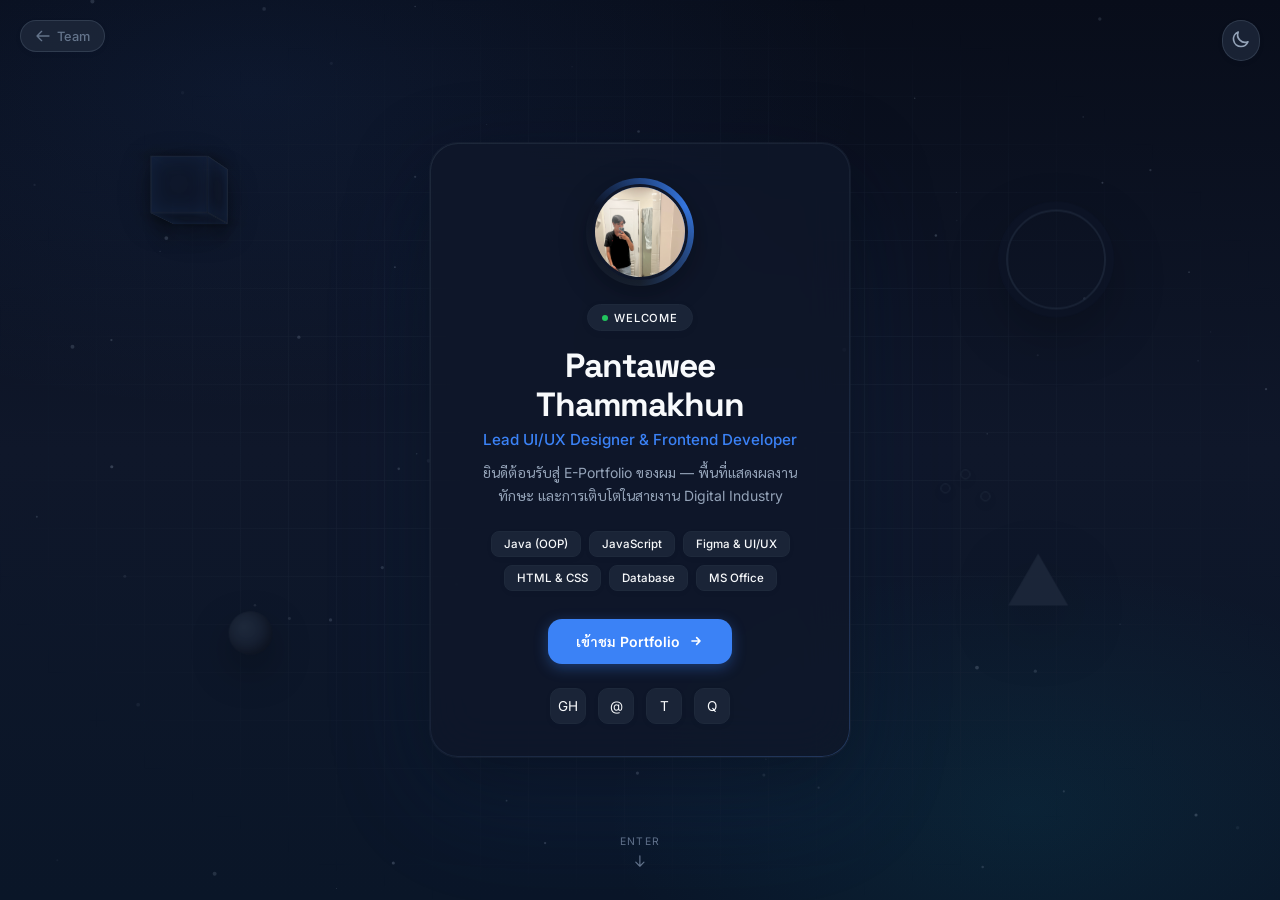
<file: portfolios/member3-designer/index.html>
<!DOCTYPE html>
<html lang="th" class="dark-mode">

<head>
    <meta charset="UTF-8">
    <meta name="viewport" content="width=device-width, initial-scale=1.0">
    <title>Welcome | Pantawee Thammakhun</title>
    <link rel="icon" type="image/svg+xml" href="data:image/svg+xml,<svg xmlns='http://www.w3.org/2000/svg' viewBox='0 0 100 100'><rect width='100' height='100' rx='20' fill='%23ffffff' stroke='%23e2e8f0' stroke-width='4'/><text x='50' y='72' font-family='sans-serif' font-size='65' font-weight='bold' fill='%23111827' text-anchor='middle'>P</text></svg>">
    <link href="https://fonts.googleapis.com/css2?family=Inter:wght@300;400;500;600;700&family=Sarabun:wght@300;400;500;600&family=Space+Grotesk:wght@400;500;600;700&display=swap" rel="stylesheet">
    <style>
        *, *::before, *::after { box-sizing: border-box; margin: 0; padding: 0; }

        :root {
            --white: #ffffff;
            --off-white: #f8fafc;
            --gray-50: #f1f5f9;
            --gray-200: #e2e8f0;
            --gray-400: #94a3b8;
            --gray-600: #475569;
            --gray-900: #0f172a;
            --accent: #6366f1;
            --accent-light: #818cf8;
        }

        html, body {
            height: 100%;
            overflow: hidden;
            font-family: 'Inter', 'Sarabun', sans-serif;
            background: var(--off-white);
            color: var(--gray-900);
            -webkit-font-smoothing: antialiased;
        }

        .welcome-page {
            position: relative;
            width: 100%;
            height: 100vh;
            display: flex;
            align-items: center;
            justify-content: center;
            overflow: hidden;
        }

        /* Background layers */
        .bg-gradient {
            position: absolute;
            inset: 0;
            background:
                radial-gradient(ellipse 80% 60% at 20% 10%, rgba(99, 102, 241, 0.06) 0%, transparent 60%),
                radial-gradient(ellipse 60% 50% at 80% 90%, rgba(148, 163, 184, 0.08) 0%, transparent 55%),
                linear-gradient(180deg, #ffffff 0%, #f8fafc 50%, #f1f5f9 100%);
        }

        .bg-grid {
            position: absolute;
            inset: 0;
            background-image:
                linear-gradient(rgba(226, 232, 240, 0.5) 1px, transparent 1px),
                linear-gradient(90deg, rgba(226, 232, 240, 0.5) 1px, transparent 1px);
            background-size: 48px 48px;
            mask-image: radial-gradient(ellipse 70% 70% at 50% 50%, black 20%, transparent 75%);
            -webkit-mask-image: radial-gradient(ellipse 70% 70% at 50% 50%, black 20%, transparent 75%);
        }

        #particle-canvas {
            position: absolute;
            inset: 0;
            pointer-events: none;
            opacity: 0.6;
        }

        /* 3D Scene */
        #scene-3d {
            position: absolute;
            inset: 0;
            perspective: 1200px;
            pointer-events: none;
            overflow: hidden;
        }

        .shape-3d {
            position: absolute;
            transform-style: preserve-3d;
            will-change: transform;
        }

        .cube {
            width: 56px;
            height: 56px;
            top: 18%;
            left: 12%;
            animation: spin-cube 18s linear infinite;
        }

        .cube-inner {
            width: 100%;
            height: 100%;
            position: relative;
            transform-style: preserve-3d;
        }

        .cube-face {
            position: absolute;
            width: 56px;
            height: 56px;
            border: 1.5px solid rgba(226, 232, 240, 0.9);
            background: rgba(255, 255, 255, 0.7);
            backdrop-filter: blur(8px);
            box-shadow: inset 0 0 20px rgba(255,255,255,0.8), 0 8px 32px rgba(15, 23, 42, 0.06);
        }

        .cube-face:nth-child(1) { transform: rotateY(0deg) translateZ(28px); }
        .cube-face:nth-child(2) { transform: rotateY(180deg) translateZ(28px); }
        .cube-face:nth-child(3) { transform: rotateY(90deg) translateZ(28px); }
        .cube-face:nth-child(4) { transform: rotateY(-90deg) translateZ(28px); }
        .cube-face:nth-child(5) { transform: rotateX(90deg) translateZ(28px); }
        .cube-face:nth-child(6) { transform: rotateX(-90deg) translateZ(28px); }

        @keyframes spin-cube {
            from { transform: rotateX(-20deg) rotateY(0deg); }
            to { transform: rotateX(-20deg) rotateY(360deg); }
        }

        .ring {
            width: 100px;
            height: 100px;
            top: 22%;
            right: 14%;
            border: 2px solid rgba(226, 232, 240, 0.8);
            border-radius: 50%;
            background: transparent;
            box-shadow:
                0 0 0 8px rgba(255,255,255,0.5),
                0 20px 60px rgba(15, 23, 42, 0.05),
                inset 0 0 30px rgba(255,255,255,0.9);
            animation: spin-ring 12s linear infinite;
        }

        @keyframes spin-ring {
            from { transform: rotateX(70deg) rotateZ(0deg); }
            to { transform: rotateX(70deg) rotateZ(360deg); }
        }

        .sphere {
            width: 44px;
            height: 44px;
            bottom: 28%;
            left: 18%;
            border-radius: 50%;
            background: radial-gradient(circle at 35% 35%, #ffffff, #e2e8f0);
            box-shadow:
                0 16px 40px rgba(15, 23, 42, 0.08),
                inset -4px -4px 12px rgba(148, 163, 184, 0.2),
                inset 4px 4px 12px rgba(255, 255, 255, 0.9);
        }

        .prism {
            width: 0;
            height: 0;
            bottom: 32%;
            right: 16%;
            border-left: 30px solid transparent;
            border-right: 30px solid transparent;
            border-bottom: 52px solid rgba(255, 255, 255, 0.85);
            filter: drop-shadow(0 16px 32px rgba(15, 23, 42, 0.07));
            animation: spin-prism 14s ease-in-out infinite alternate;
        }

        @keyframes spin-prism {
            from { transform: rotateY(-30deg) rotateX(10deg); }
            to { transform: rotateY(30deg) rotateX(-10deg); }
        }

        .dot-cluster {
            top: 55%;
            right: 22%;
            display: flex;
            gap: 10px;
        }

        .dot-cluster span {
            width: 10px;
            height: 10px;
            border-radius: 50%;
            background: var(--white);
            border: 1px solid var(--gray-200);
            box-shadow: 0 4px 12px rgba(15, 23, 42, 0.06);
        }

        .dot-cluster span:nth-child(2) { transform: translateY(-14px); }
        .dot-cluster span:nth-child(3) { transform: translateY(8px); }

        /* Hero card */
        .hero-wrapper {
            position: relative;
            z-index: 10;
            perspective: 1000px;
            padding: 1.5rem;
        }

        #hero-card {
            position: relative;
            width: min(420px, 92vw);
            padding: 2.5rem 2rem 2rem;
            background: rgba(255, 255, 255, 0.72);
            backdrop-filter: blur(24px);
            -webkit-backdrop-filter: blur(24px);
            border: 1px solid rgba(255, 255, 255, 0.9);
            border-radius: 28px;
            box-shadow:
                0 0 0 1px rgba(226, 232, 240, 0.5),
                0 4px 6px rgba(15, 23, 42, 0.02),
                0 24px 80px rgba(15, 23, 42, 0.08),
                0 48px 120px rgba(99, 102, 241, 0.06);
            transform-style: preserve-3d;
            transition: box-shadow 0.4s ease;
            text-align: center;
        }

        #hero-card::before {
            content: '';
            position: absolute;
            inset: -1px;
            border-radius: 28px;
            padding: 1px;
            background: linear-gradient(135deg, rgba(255,255,255,0.9), rgba(226,232,240,0.4), rgba(99,102,241,0.15));
            -webkit-mask: linear-gradient(#fff 0 0) content-box, linear-gradient(#fff 0 0);
            mask: linear-gradient(#fff 0 0) content-box, linear-gradient(#fff 0 0);
            -webkit-mask-composite: xor;
            mask-composite: exclude;
            pointer-events: none;
        }

        .avatar-frame {
            position: relative;
            width: 96px;
            height: 96px;
            margin: 0 auto 1.5rem;
            transform: translateZ(40px);
        }

        .avatar-ring {
            position: absolute;
            inset: -6px;
            border-radius: 50%;
            background: conic-gradient(from 180deg, var(--gray-200), var(--white), var(--accent-light), var(--gray-200));
            animation: rotate-ring 6s linear infinite;
        }

        @keyframes rotate-ring {
            to { transform: rotate(360deg); }
        }

        .avatar-inner {
            position: relative;
            width: 100%;
            height: 100%;
            border-radius: 50%;
            overflow: hidden;
            border: 3px solid var(--white);
            box-shadow: 0 8px 32px rgba(15, 23, 42, 0.1);
        }

        .avatar-inner img {
            width: 100%;
            height: 100%;
            object-fit: cover;
            object-position: top;
        }

        .welcome-badge {
            display: inline-flex;
            align-items: center;
            gap: 6px;
            padding: 0.35rem 0.85rem;
            background: var(--white);
            border: 1px solid var(--gray-200);
            border-radius: 999px;
            font-size: 0.7rem;
            font-weight: 500;
            letter-spacing: 0.08em;
            text-transform: uppercase;
            color: var(--gray-600);
            margin-bottom: 1rem;
            box-shadow: 0 2px 8px rgba(15, 23, 42, 0.04);
        }

        .welcome-badge .pulse {
            width: 6px;
            height: 6px;
            border-radius: 50%;
            background: #22c55e;
            animation: pulse 2s ease infinite;
        }

        @keyframes pulse {
            0%, 100% { opacity: 1; transform: scale(1); }
            50% { opacity: 0.5; transform: scale(0.85); }
        }

        .hero-title {
            font-family: 'Space Grotesk', 'Inter', sans-serif;
            font-size: clamp(1.6rem, 5vw, 2.1rem);
            font-weight: 700;
            letter-spacing: -0.03em;
            line-height: 1.15;
            color: var(--gray-900);
            margin-bottom: 0.35rem;
            transform: translateZ(30px);
        }

        .hero-subtitle {
            font-size: 0.95rem;
            font-weight: 500;
            color: var(--accent);
            margin-bottom: 0.75rem;
            transform: translateZ(25px);
        }

        .hero-desc {
            font-size: 0.875rem;
            line-height: 1.65;
            color: var(--gray-600);
            max-width: 320px;
            margin: 0 auto 1.5rem;
            transform: translateZ(20px);
        }

        .tags {
            display: flex;
            flex-wrap: wrap;
            justify-content: center;
            gap: 0.5rem;
            margin-bottom: 1.75rem;
            transform: translateZ(15px);
        }

        .tag {
            padding: 0.3rem 0.75rem;
            font-size: 0.72rem;
            font-weight: 500;
            color: var(--gray-600);
            background: rgba(255, 255, 255, 0.9);
            border: 1px solid var(--gray-200);
            border-radius: 8px;
            box-shadow: 0 2px 6px rgba(15, 23, 42, 0.03);
        }

        .cta-btn {
            display: inline-flex;
            align-items: center;
            justify-content: center;
            gap: 0.5rem;
            padding: 0.85rem 1.75rem;
            font-size: 0.875rem;
            font-weight: 600;
            color: var(--white);
            background: var(--gray-900);
            border: none;
            border-radius: 14px;
            text-decoration: none;
            cursor: pointer;
            transform: translateZ(35px);
            box-shadow:
                0 4px 14px rgba(15, 23, 42, 0.2),
                0 0 0 1px rgba(15, 23, 42, 0.05);
            transition: transform 0.25s ease, box-shadow 0.25s ease, background 0.25s ease;
        }

        .cta-btn:hover {
            background: #1e293b;
            transform: translateZ(35px) translateY(-2px);
            box-shadow: 0 8px 24px rgba(15, 23, 42, 0.25);
        }

        .cta-btn svg {
            transition: transform 0.25s ease;
        }

        .cta-btn:hover svg {
            transform: translateX(4px);
        }

        .social-links {
            display: flex;
            justify-content: center;
            gap: 0.75rem;
            margin-top: 1.5rem;
            transform: translateZ(10px);
        }

        .social-links a {
            display: flex;
            align-items: center;
            justify-content: center;
            width: 36px;
            height: 36px;
            border-radius: 10px;
            background: rgba(255, 255, 255, 0.8);
            border: 1px solid var(--gray-200);
            color: var(--gray-600);
            text-decoration: none;
            font-size: 0.85rem;
            transition: all 0.2s ease;
            box-shadow: 0 2px 6px rgba(15, 23, 42, 0.04);
        }

        .social-links a:hover {
            color: var(--gray-900);
            border-color: var(--gray-400);
            transform: translateY(-2px);
            box-shadow: 0 6px 16px rgba(15, 23, 42, 0.08);
        }

        .scroll-hint {
            position: absolute;
            bottom: 2rem;
            left: 50%;
            transform: translateX(-50%);
            display: flex;
            flex-direction: column;
            align-items: center;
            gap: 0.4rem;
            font-size: 0.65rem;
            letter-spacing: 0.12em;
            text-transform: uppercase;
            color: var(--gray-400);
            z-index: 5;
            animation: fade-bounce 2.5s ease infinite;
        }

        @keyframes fade-bounce {
            0%, 100% { opacity: 0.5; transform: translateX(-50%) translateY(0); }
            50% { opacity: 1; transform: translateX(-50%) translateY(6px); }
        }

        .reveal {
            opacity: 0;
            animation: reveal-up 0.8s cubic-bezier(0.16, 1, 0.3, 1) forwards;
        }

        @keyframes reveal-up {
            from { opacity: 0; transform: translateY(24px); }
            to { opacity: 1; transform: translateY(0); }
        }

        @media (max-width: 640px) {
            .cube, .ring, .prism { opacity: 0.5; transform: scale(0.75); }
            .sphere { opacity: 0.6; }
            #hero-card { padding: 2rem 1.5rem 1.75rem; border-radius: 22px; }
            .scroll-hint { display: none; }
        }

        /* Dark Mode Overrides */
        :root.dark-mode {
            --white: #0F172A;
            --off-white: #080D1A;
            --gray-50: #0F172A;
            --gray-200: #1E293B;
            --gray-400: #64748B;
            --gray-600: #94A3B8;
            --gray-900: #F8FAFC;
            --accent: #3B82F6;
            --accent-light: #60A5FA;
        }

        .dark-mode .bg-gradient {
            background:
                radial-gradient(ellipse 80% 60% at 20% 10%, rgba(59, 130, 246, 0.08) 0%, transparent 60%),
                radial-gradient(ellipse 60% 50% at 80% 90%, rgba(6, 182, 212, 0.08) 0%, transparent 55%),
                linear-gradient(180deg, #080D1A 0%, #0F172A 50%, #0A1628 100%);
        }

        .dark-mode .bg-grid {
            background-image:
                linear-gradient(rgba(30, 41, 59, 0.5) 1px, transparent 1px),
                linear-gradient(90deg, rgba(30, 41, 59, 0.5) 1px, transparent 1px);
        }

        .dark-mode .cube-face {
            background: rgba(15, 23, 42, 0.7);
            border-color: rgba(30, 41, 59, 0.9);
            box-shadow: inset 0 0 20px rgba(59,130,246,0.1), 0 8px 32px rgba(0, 0, 0, 0.3);
        }

        .dark-mode .ring {
            border-color: rgba(30, 41, 59, 0.8);
            box-shadow: 0 0 0 8px rgba(15, 23, 42, 0.5), 0 20px 60px rgba(0, 0, 0, 0.3);
        }

        .dark-mode .sphere {
            background: radial-gradient(circle at 35% 35%, #1E293B, #0F172A);
            box-shadow: 0 16px 40px rgba(0, 0, 0, 0.3), inset -4px -4px 12px rgba(0, 0, 0, 0.3);
        }

        .dark-mode .prism {
            border-bottom-color: rgba(30, 41, 59, 0.85);
            filter: drop-shadow(0 16px 32px rgba(0, 0, 0, 0.3));
        }

        .dark-mode #hero-card {
            background: rgba(15, 23, 42, 0.75);
            border-color: rgba(30, 41, 59, 0.9);
            box-shadow:
                0 0 0 1px rgba(30, 41, 59, 0.5),
                0 24px 80px rgba(0, 0, 0, 0.4),
                0 48px 120px rgba(59, 130, 246, 0.1);
        }

        .dark-mode #hero-card::before {
            background: linear-gradient(135deg, rgba(30,41,59,0.9), rgba(15,23,42,0.4), rgba(59,130,246,0.2));
        }

        .dark-mode .avatar-ring {
            background: conic-gradient(from 180deg, var(--gray-200), var(--white), var(--accent), var(--gray-200));
        }

        .dark-mode .avatar-inner {
            border-color: var(--white);
            box-shadow: 0 8px 32px rgba(0, 0, 0, 0.4);
        }

        .dark-mode .welcome-badge,
        .dark-mode .tag,
        .dark-mode .social-links a {
            background: rgba(30, 41, 59, 0.8);
            border-color: var(--gray-200);
            color: var(--gray-900);
        }

        .dark-mode .social-links a:hover {
            background: var(--gray-200);
            color: var(--gray-900);
            border-color: var(--gray-400);
        }

        .dark-mode .cta-btn {
            background: #3B82F6;
            color: #ffffff;
            box-shadow: 0 4px 14px rgba(59, 130, 246, 0.35);
        }

        .dark-mode .cta-btn:hover {
            background: #2563EB;
            box-shadow: 0 8px 24px rgba(59, 130, 246, 0.45);
        }

        #theme-toggle {
            position: fixed;
            top: 1.25rem;
            right: 1.25rem;
            z-index: 50;
            padding: 0.5rem;
            border-radius: 9999px;
            background: rgba(255, 255, 255, 0.8);
            border: 1px solid var(--gray-200);
            color: var(--gray-600);
            cursor: pointer;
            box-shadow: 0 2px 6px rgba(15, 23, 42, 0.04);
            transition: all 0.2s;
        }
        #theme-toggle:hover {
            color: var(--gray-900);
            background: #fff;
            transform: translateY(-2px);
            box-shadow: 0 4px 12px rgba(15, 23, 42, 0.08);
        }
        .dark-mode #theme-toggle {
            background: rgba(30, 41, 59, 0.8);
            border-color: rgba(71, 85, 105, 0.5);
            color: var(--gray-600);
        }
        .back-btn-corner {
            position: fixed;
            top: 1.25rem;
            left: 1.25rem;
            z-index: 50;
            display: inline-flex;
            align-items: center;
            gap: 0.4rem;
            padding: 0.45rem 0.85rem;
            border-radius: 9999px;
            background: rgba(255, 255, 255, 0.8);
            border: 1px solid var(--gray-200);
            color: var(--gray-600);
            font-size: 0.8rem;
            font-weight: 500;
            text-decoration: none;
            box-shadow: 0 2px 6px rgba(15, 23, 42, 0.04);
            transition: all 0.2s;
        }
        .back-btn-corner:hover {
            color: var(--gray-900);
            background: #fff;
            transform: translateX(-2px);
            box-shadow: 0 4px 12px rgba(15, 23, 42, 0.08);
        }
        .dark-mode .back-btn-corner {
            background: rgba(30, 41, 59, 0.8);
            border-color: rgba(71, 85, 105, 0.5);
            color: var(--gray-400);
        }
        .dark-mode .back-btn-corner:hover {
            background: var(--gray-200);
            color: var(--gray-900);
            border-color: var(--accent);
        }
        .hidden { display: none; }
    </style>
</head>

<body>
    <div class="welcome-page">
        <!-- Top-Left Back Button -->
        <a href="../../team.html" class="back-btn-corner" title="Back to QuadraCrew Team">
            <svg xmlns="http://www.w3.org/2000/svg" width="16" height="16" fill="none" viewBox="0 0 24 24" stroke="currentColor" stroke-width="2">
                <path stroke-linecap="round" stroke-linejoin="round" d="M10 19l-7-7m0 0l7-7m-7 7h18" />
            </svg>
            <span>Team</span>
        </a>
        <button id="theme-toggle" aria-label="Toggle Dark Mode">
            <svg id="theme-icon-light" class="hidden" xmlns="http://www.w3.org/2000/svg" width="20" height="20" fill="none" viewBox="0 0 24 24" stroke="currentColor" stroke-width="2">
                <path stroke-linecap="round" stroke-linejoin="round" d="M12 3v1m0 16v1m9-9h-1M4 12H3m15.364 6.364l-.707-.707M6.343 6.343l-.707-.707m12.728 0l-.707.707M6.343 17.657l-.707.707M16 12a4 4 0 11-8 0 4 4 0 018 0z" />
            </svg>
            <svg id="theme-icon-dark" xmlns="http://www.w3.org/2000/svg" width="20" height="20" fill="none" viewBox="0 0 24 24" stroke="currentColor" stroke-width="2">
                <path stroke-linecap="round" stroke-linejoin="round" d="M20.354 15.354A9 9 0 018.646 3.646 9.003 9.003 0 0012 21a9.003 9.003 0 008.354-5.646z" />
            </svg>
        </button>
        <div class="bg-gradient"></div>
        <div class="bg-grid"></div>
        <canvas id="particle-canvas" aria-hidden="true"></canvas>

        <!-- 3D floating shapes -->
        <div id="scene-3d" aria-hidden="true">
            <div class="shape-3d cube" data-float data-base-transform="">
                <div class="cube-inner">
                    <div class="cube-face"></div>
                    <div class="cube-face"></div>
                    <div class="cube-face"></div>
                    <div class="cube-face"></div>
                    <div class="cube-face"></div>
                    <div class="cube-face"></div>
                </div>
            </div>
            <div class="shape-3d ring" data-float data-base-transform=""></div>
            <div class="shape-3d sphere" data-float data-base-transform=""></div>
            <div class="shape-3d prism" data-float data-base-transform=""></div>
            <div class="shape-3d dot-cluster" data-float data-base-transform="">
                <span></span><span></span><span></span>
            </div>
        </div>

        <!-- Hero -->
        <div class="hero-wrapper">
            <div id="hero-card">
                <div class="avatar-frame reveal">
                    <div class="avatar-ring"></div>
                    <div class="avatar-inner">
                        <img src="avatar.jpg" alt="Pantawee Thammakhun">
                    </div>
                </div>

                <div class="welcome-badge reveal">
                    <span class="pulse"></span>
                    WELCOME
                </div>

                <h1 class="hero-title reveal">Pantawee Thammakhun</h1>
                <p class="hero-subtitle reveal">Lead UI/UX Designer & Frontend Developer</p>
                <p class="hero-desc reveal">
                    ยินดีต้อนรับสู่ E-Portfolio ของผม — พื้นที่แสดงผลงาน ทักษะ และการเติบโตในสายงาน Digital Industry
                </p>

                <div class="tags reveal">
                    <span class="tag">Java (OOP)</span>
                    <span class="tag">JavaScript</span>
                    <span class="tag">Figma &amp; UI/UX</span>
                    <span class="tag">HTML &amp; CSS</span>
                    <span class="tag">Database</span>
                    <span class="tag">MS Office</span>
                </div>

                <a href="portfolio.html" class="cta-btn reveal">
                    เข้าชม Portfolio
                    <svg xmlns="http://www.w3.org/2000/svg" width="16" height="16" fill="none" viewBox="0 0 24 24" stroke="currentColor" stroke-width="2.5">
                        <path stroke-linecap="round" stroke-linejoin="round" d="M13 7l5 5m0 0l-5 5m5-5H6" />
                    </svg>
                </a>

                <div class="social-links reveal">
                    <a href="https://github.com/Safebabyz" target="_blank" rel="noopener" title="GitHub">GH</a>
                    <a href="mailto:safe23177@gmail.com" title="Email">@</a>
                    <a href="../../team.html" title="Team Profiles">T</a>
                    <a href="../../index.html" title="QuadraCrew Home">Q</a>
                </div>
            </div>
        </div>

        <div class="scroll-hint" aria-hidden="true">
            <span>Enter</span>
            <svg width="14" height="14" viewBox="0 0 24 24" fill="none" stroke="currentColor" stroke-width="2">
                <path stroke-linecap="round" stroke-linejoin="round" d="M19 14l-7 7m0 0l-7-7m7 7V3" />
            </svg>
        </div>
    </div>

    <script src="js/welcome.js"></script>
    <script>
        const themeToggle = document.getElementById('theme-toggle');
        const iconLight = document.getElementById('theme-icon-light');
        const iconDark = document.getElementById('theme-icon-dark');
        const root = document.documentElement;
        
        const savedTheme = localStorage.getItem('theme');
        if (savedTheme === 'light') {
            root.classList.remove('dark-mode');
            iconLight.classList.remove('hidden');
            iconDark.classList.add('hidden');
        }
        
        themeToggle.addEventListener('click', () => {
            root.classList.toggle('dark-mode');
            if (root.classList.contains('dark-mode')) {
                localStorage.setItem('theme', 'dark');
                iconLight.classList.add('hidden');
                iconDark.classList.remove('hidden');
            } else {
                localStorage.setItem('theme', 'light');
                iconLight.classList.remove('hidden');
                iconDark.classList.add('hidden');
            }
        });
    </script>
</body>

</html>
</file>
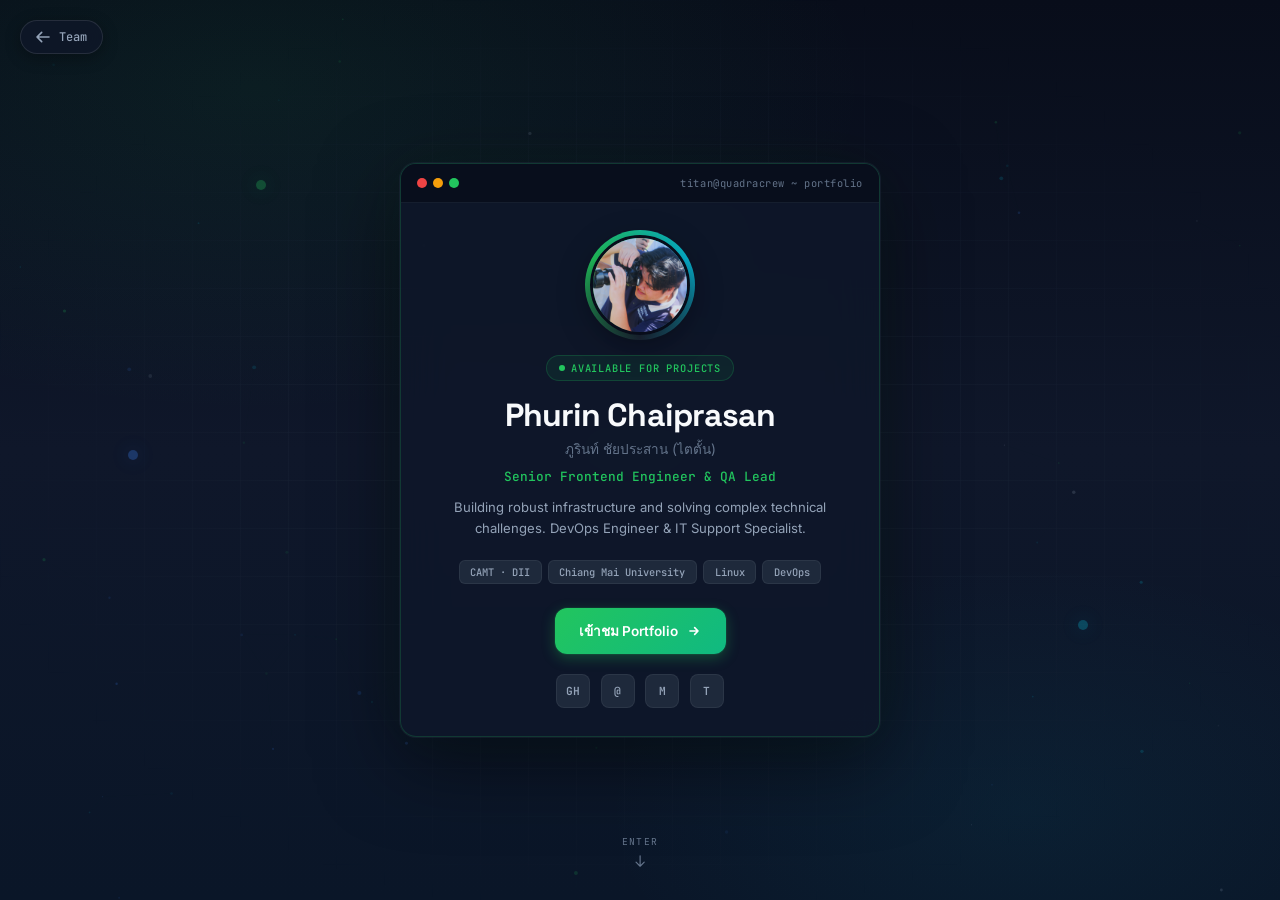
<file: portfolios/member4-dev/index.html>
<!DOCTYPE html>
<html lang="th" class="dark-mode">

<head>
    <meta charset="UTF-8">
    <meta name="viewport" content="width=device-width, initial-scale=1.0">
    <meta name="description" content="Portfolio ของ Phurin Chaiprasan — Senior Frontend Engineer & QA Lead ที่ QuadraCrew Studio">
    <title>Welcome | Phurin Chaiprasan</title>
    <link rel="icon" type="image/svg+xml"
        href="data:image/svg+xml,<svg xmlns='http://www.w3.org/2000/svg' viewBox='0 0 100 100'><rect width='100' height='100' rx='20' fill='%23080D1A' stroke='%2322C55E' stroke-width='4'/><text x='50' y='72' font-family='monospace' font-size='55' font-weight='bold' fill='%2322C55E' text-anchor='middle'>P</text></svg>">
    <link rel="preconnect" href="https://fonts.googleapis.com">
    <link rel="preconnect" href="https://fonts.gstatic.com" crossorigin>
    <link href="https://fonts.googleapis.com/css2?family=Inter:wght@300;400;500;600;700&family=JetBrains+Mono:wght@400;500;600&family=Space+Grotesk:wght@500;600;700&display=swap"
        rel="stylesheet">
    <style>
        *, *::before, *::after { box-sizing: border-box; margin: 0; padding: 0; }

        :root {
            --deep-void: #080D1A;
            --surface: #0F172A;
            --elevated: #1E293B;
            --electric-blue: #3B82F6;
            --cyan-pulse: #06B6D4;
            --green-dev: #22C55E;
            --green-dim: #10B981;
            --crisp-white: #F8FAFC;
            --slate: #94A3B8;
            --slate-dim: #64748B;
        }

        html, body {
            height: 100%;
            overflow: hidden;
            font-family: 'Inter', 'JetBrains Mono', sans-serif;
            background: var(--deep-void);
            color: var(--crisp-white);
            -webkit-font-smoothing: antialiased;
        }

        .welcome-page {
            position: relative;
            width: 100%;
            height: 100vh;
            display: flex;
            align-items: center;
            justify-content: center;
            overflow: hidden;
        }

        /* Background */
        .bg-gradient {
            position: absolute;
            inset: 0;
            background:
                radial-gradient(ellipse 80% 60% at 20% 10%, rgba(34, 197, 94, 0.08) 0%, transparent 60%),
                radial-gradient(ellipse 60% 50% at 80% 90%, rgba(6, 182, 212, 0.06) 0%, transparent 55%),
                linear-gradient(180deg, #080D1A 0%, #0F172A 50%, #0A1628 100%);
        }

        .bg-grid {
            position: absolute;
            inset: 0;
            background-image:
                linear-gradient(rgba(30, 41, 59, 0.4) 1px, transparent 1px),
                linear-gradient(90deg, rgba(30, 41, 59, 0.4) 1px, transparent 1px);
            background-size: 48px 48px;
            mask-image: radial-gradient(ellipse 70% 70% at 50% 50%, black 20%, transparent 75%);
            -webkit-mask-image: radial-gradient(ellipse 70% 70% at 50% 50%, black 20%, transparent 75%);
        }

        #particle-canvas {
            position: absolute;
            inset: 0;
            pointer-events: none;
            opacity: 0.5;
        }

        /* Floating code snippets */
        .floating-code {
            position: absolute;
            font-family: 'JetBrains Mono', monospace;
            font-size: 0.65rem;
            color: rgba(34, 197, 94, 0.15);
            pointer-events: none;
            white-space: pre;
            line-height: 1.6;
        }

        .floating-code:nth-child(1) {
            top: 12%;
            left: 8%;
            animation: float-code 20s ease-in-out infinite;
        }
        .floating-code:nth-child(2) {
            top: 60%;
            right: 8%;
            animation: float-code 18s ease-in-out infinite reverse;
        }
        .floating-code:nth-child(3) {
            bottom: 15%;
            left: 15%;
            animation: float-code 22s ease-in-out infinite 2s;
        }
        .floating-code:nth-child(4) {
            top: 25%;
            right: 12%;
            animation: float-code 16s ease-in-out infinite 1s;
        }

        @keyframes float-code {
            0%, 100% { transform: translateY(0) rotate(-1deg); opacity: 0.15; }
            50% { transform: translateY(-20px) rotate(1deg); opacity: 0.25; }
        }

        /* Terminal dots */
        .terminal-float {
            position: absolute;
            width: 10px;
            height: 10px;
            border-radius: 50%;
            pointer-events: none;
        }

        .terminal-float--green {
            background: rgba(34, 197, 94, 0.3);
            box-shadow: 0 0 20px rgba(34, 197, 94, 0.2);
            top: 20%;
            left: 20%;
            animation: pulse-glow 3s ease-in-out infinite;
        }
        .terminal-float--cyan {
            background: rgba(6, 182, 212, 0.3);
            box-shadow: 0 0 20px rgba(6, 182, 212, 0.2);
            bottom: 30%;
            right: 15%;
            animation: pulse-glow 4s ease-in-out infinite 1s;
        }
        .terminal-float--blue {
            background: rgba(59, 130, 246, 0.3);
            box-shadow: 0 0 20px rgba(59, 130, 246, 0.2);
            top: 50%;
            left: 10%;
            animation: pulse-glow 3.5s ease-in-out infinite 0.5s;
        }

        @keyframes pulse-glow {
            0%, 100% { transform: scale(1); opacity: 0.4; }
            50% { transform: scale(1.5); opacity: 0.8; }
        }

        /* Hero card */
        .hero-wrapper {
            position: relative;
            z-index: 10;
            perspective: 1000px;
            padding: 1.5rem;
        }

        #hero-card {
            position: relative;
            width: min(480px, 92vw);
            padding: 0;
            background: rgba(15, 23, 42, 0.85);
            backdrop-filter: blur(24px);
            -webkit-backdrop-filter: blur(24px);
            border: 1px solid rgba(34, 197, 94, 0.2);
            border-radius: 16px;
            box-shadow:
                0 0 0 1px rgba(30, 41, 59, 0.5),
                0 24px 80px rgba(0, 0, 0, 0.5),
                0 0 60px rgba(34, 197, 94, 0.05);
            transform-style: preserve-3d;
            transition: box-shadow 0.4s ease;
            overflow: hidden;
        }

        /* Terminal bar */
        .terminal-bar {
            display: flex;
            align-items: center;
            gap: 6px;
            padding: 12px 16px;
            background: rgba(8, 13, 26, 0.8);
            border-bottom: 1px solid rgba(30, 41, 59, 0.6);
        }

        .terminal-dot {
            width: 10px;
            height: 10px;
            border-radius: 50%;
        }
        .terminal-dot--red { background: #EF4444; }
        .terminal-dot--yellow { background: #F59E0B; }
        .terminal-dot--green { background: #22C55E; }

        .terminal-title {
            margin-left: auto;
            font-family: 'JetBrains Mono', monospace;
            font-size: 0.65rem;
            color: var(--slate-dim);
            letter-spacing: 0.05em;
        }

        .card-body {
            padding: 2rem 2rem 1.75rem;
            text-align: center;
        }

        /* Avatar */
        .avatar-frame {
            position: relative;
            width: 100px;
            height: 100px;
            margin: 0 auto 1.25rem;
            transform: translateZ(40px);
        }

        .avatar-ring {
            position: absolute;
            inset: -5px;
            border-radius: 50%;
            background: conic-gradient(from 180deg, #1E293B, #22C55E, #06B6D4, #1E293B);
            animation: rotate-ring 8s linear infinite;
        }

        @keyframes rotate-ring {
            to { transform: rotate(360deg); }
        }

        .avatar-inner {
            position: relative;
            width: 100%;
            height: 100%;
            border-radius: 50%;
            overflow: hidden;
            border: 3px solid var(--deep-void);
            box-shadow: 0 8px 32px rgba(0, 0, 0, 0.4);
        }

        .avatar-inner img {
            width: 100%;
            height: 100%;
            object-fit: cover;
        }

        /* Status badge */
        .status-badge {
            display: inline-flex;
            align-items: center;
            gap: 6px;
            padding: 0.3rem 0.75rem;
            background: rgba(34, 197, 94, 0.08);
            border: 1px solid rgba(34, 197, 94, 0.2);
            border-radius: 999px;
            font-family: 'JetBrains Mono', monospace;
            font-size: 0.65rem;
            font-weight: 500;
            letter-spacing: 0.08em;
            text-transform: uppercase;
            color: var(--green-dev);
            margin-bottom: 1rem;
        }

        .status-badge .pulse {
            width: 6px;
            height: 6px;
            border-radius: 50%;
            background: var(--green-dev);
            animation: pulse-dot 2s ease infinite;
        }

        @keyframes pulse-dot {
            0%, 100% { opacity: 1; transform: scale(1); }
            50% { opacity: 0.5; transform: scale(0.85); }
        }

        .hero-name {
            font-family: 'Space Grotesk', 'Inter', sans-serif;
            font-size: clamp(1.6rem, 5vw, 2rem);
            font-weight: 700;
            letter-spacing: -0.03em;
            line-height: 1.15;
            color: var(--crisp-white);
            margin-bottom: 0.25rem;
            transform: translateZ(30px);
        }

        .hero-name-th {
            font-size: 0.85rem;
            color: var(--slate-dim);
            margin-bottom: 0.5rem;
            font-weight: 400;
        }

        .hero-role {
            font-family: 'JetBrains Mono', monospace;
            font-size: 0.8rem;
            font-weight: 500;
            color: var(--green-dev);
            margin-bottom: 0.75rem;
            transform: translateZ(25px);
        }

        .hero-desc {
            font-size: 0.82rem;
            line-height: 1.65;
            color: var(--slate);
            max-width: 380px;
            margin: 0 auto 1.25rem;
            transform: translateZ(20px);
        }

        /* Tags */
        .tags {
            display: flex;
            flex-wrap: wrap;
            justify-content: center;
            gap: 0.4rem;
            margin-bottom: 1.5rem;
            transform: translateZ(15px);
        }

        .tag {
            padding: 0.25rem 0.65rem;
            font-family: 'JetBrains Mono', monospace;
            font-size: 0.65rem;
            font-weight: 500;
            color: var(--slate);
            background: var(--elevated);
            border: 1px solid rgba(255, 255, 255, 0.06);
            border-radius: 6px;
        }

        /* CTA */
        .cta-btn {
            display: inline-flex;
            align-items: center;
            justify-content: center;
            gap: 0.5rem;
            padding: 0.75rem 1.5rem;
            font-family: 'Inter', sans-serif;
            font-size: 0.85rem;
            font-weight: 600;
            color: #ffffff;
            background: linear-gradient(135deg, #22C55E 0%, #10B981 100%);
            border: none;
            border-radius: 12px;
            text-decoration: none;
            cursor: pointer;
            transform: translateZ(35px);
            box-shadow:
                0 4px 14px rgba(34, 197, 94, 0.3),
                0 0 0 1px rgba(34, 197, 94, 0.1);
            transition: transform 0.25s ease, box-shadow 0.25s ease;
        }

        .cta-btn:hover {
            transform: translateZ(35px) translateY(-2px);
            box-shadow: 0 8px 24px rgba(34, 197, 94, 0.35), 0 0 40px rgba(34, 197, 94, 0.1);
        }

        .cta-btn svg {
            transition: transform 0.25s ease;
        }

        .cta-btn:hover svg {
            transform: translateX(4px);
        }

        /* Social links */
        .social-links {
            display: flex;
            justify-content: center;
            gap: 0.65rem;
            margin-top: 1.25rem;
            transform: translateZ(10px);
        }

        .social-links a {
            display: flex;
            align-items: center;
            justify-content: center;
            width: 34px;
            height: 34px;
            border-radius: 8px;
            background: var(--elevated);
            border: 1px solid rgba(255, 255, 255, 0.06);
            color: var(--slate);
            text-decoration: none;
            font-family: 'JetBrains Mono', monospace;
            font-size: 0.7rem;
            font-weight: 600;
            transition: all 0.2s ease;
        }

        .social-links a:hover {
            color: var(--green-dev);
            border-color: rgba(34, 197, 94, 0.3);
            background: rgba(34, 197, 94, 0.08);
            transform: translateY(-2px);
            box-shadow: 0 6px 16px rgba(0, 0, 0, 0.3);
        }

        /* Scroll hint */
        .scroll-hint {
            position: absolute;
            bottom: 2rem;
            left: 50%;
            transform: translateX(-50%);
            display: flex;
            flex-direction: column;
            align-items: center;
            gap: 0.4rem;
            font-family: 'JetBrains Mono', monospace;
            font-size: 0.6rem;
            letter-spacing: 0.12em;
            text-transform: uppercase;
            color: var(--slate-dim);
            z-index: 5;
            animation: fade-bounce 2.5s ease infinite;
        }

        @keyframes fade-bounce {
            0%, 100% { opacity: 0.4; transform: translateX(-50%) translateY(0); }
            50% { opacity: 0.8; transform: translateX(-50%) translateY(6px); }
        }

        /* Reveal animation */
        .reveal {
            opacity: 0;
            animation: reveal-up 0.8s cubic-bezier(0.16, 1, 0.3, 1) forwards;
        }

        @keyframes reveal-up {
            from { opacity: 0; transform: translateY(24px); }
            to { opacity: 1; transform: translateY(0); }
        }

        /* Terminal typing in background */
        .bg-terminal {
            position: absolute;
            bottom: 8%;
            right: 5%;
            font-family: 'JetBrains Mono', monospace;
            font-size: 0.6rem;
            color: rgba(34, 197, 94, 0.2);
            pointer-events: none;
            z-index: 1;
        }

        .bg-terminal .line {
            opacity: 0;
            animation: terminal-line 8s ease-in-out infinite;
        }
        .bg-terminal .line:nth-child(1) { animation-delay: 0s; }
        .bg-terminal .line:nth-child(2) { animation-delay: 1.5s; }
        .bg-terminal .line:nth-child(3) { animation-delay: 3s; }
        .bg-terminal .line:nth-child(4) { animation-delay: 4.5s; }

        @keyframes terminal-line {
            0%, 100% { opacity: 0; }
            15%, 85% { opacity: 1; }
        }

        @media (max-width: 640px) {
            .floating-code { display: none; }
            .bg-terminal { display: none; }
            #hero-card { border-radius: 14px; }
            .card-body { padding: 1.5rem 1.25rem 1.5rem; }
            .scroll-hint { display: none; }
            .terminal-float { opacity: 0.3; }
        }

        .back-btn-corner {
            position: fixed;
            top: 1.25rem;
            left: 1.25rem;
            z-index: 60;
            display: inline-flex;
            align-items: center;
            gap: 0.5rem;
            padding: 0.5rem 0.9rem;
            border-radius: 9999px;
            font-size: 0.75rem;
            font-weight: 500;
            font-family: 'JetBrains Mono', monospace;
            color: var(--slate);
            background: rgba(15, 23, 42, 0.75);
            border: 1px solid rgba(255, 255, 255, 0.1);
            backdrop-filter: blur(16px);
            -webkit-backdrop-filter: blur(16px);
            text-decoration: none;
            transition: all 0.2s ease;
            box-shadow: 0 4px 16px rgba(0, 0, 0, 0.3);
        }

        .back-btn-corner:hover {
            color: var(--green-dev);
            border-color: rgba(34, 197, 94, 0.3);
            background: rgba(15, 23, 42, 0.9);
            transform: translateX(-3px);
            box-shadow: 0 6px 20px rgba(34, 197, 94, 0.15);
        }

        @media (prefers-reduced-motion: reduce) {
            *, *::before, *::after {
                animation-duration: 0.01ms !important;
                animation-iteration-count: 1 !important;
                transition-duration: 0.01ms !important;
            }
        }
    </style>
</head>

<body>
    <div class="welcome-page">
        <!-- Top-Left Back Button -->
        <a href="../../team.html" class="back-btn-corner" title="Back to QuadraCrew Team">
            <svg xmlns="http://www.w3.org/2000/svg" width="16" height="16" fill="none" viewBox="0 0 24 24" stroke="currentColor" stroke-width="2.5">
                <path stroke-linecap="round" stroke-linejoin="round" d="M10 19l-7-7m0 0l7-7m-7 7h18" />
            </svg>
            <span>Team</span>
        </a>
        <div class="bg-gradient"></div>
        <div class="bg-grid"></div>
        <canvas id="particle-canvas" aria-hidden="true"></canvas>

        <!-- Floating code snippets -->
        <div class="floating-code" aria-hidden="true">const server = new Server({
  port: 3000,
  host: '0.0.0.0'
});</div>
        <div class="floating-code" aria-hidden="true">docker run -d \
  --name webapp \
  -p 80:80 nginx</div>
        <div class="floating-code" aria-hidden="true">ssh titan@192.168.1.100
sudo systemctl status</div>
        <div class="floating-code" aria-hidden="true">git push origin main
✓ All checks passed</div>

        <!-- Floating terminal dots -->
        <div class="terminal-float terminal-float--green" aria-hidden="true"></div>
        <div class="terminal-float terminal-float--cyan" aria-hidden="true"></div>
        <div class="terminal-float terminal-float--blue" aria-hidden="true"></div>

        <!-- Background terminal -->
        <div class="bg-terminal" aria-hidden="true">
            <div class="line">$ npm run build</div>
            <div class="line">✓ Compiled successfully</div>
            <div class="line">$ docker compose up -d</div>
            <div class="line">✓ All services running</div>
        </div>

        <!-- Hero Card -->
        <div class="hero-wrapper">
            <div id="hero-card">
                <div class="terminal-bar">
                    <span class="terminal-dot terminal-dot--red"></span>
                    <span class="terminal-dot terminal-dot--yellow"></span>
                    <span class="terminal-dot terminal-dot--green"></span>
                    <span class="terminal-title">titan@quadracrew ~ portfolio</span>
                </div>
                <div class="card-body">
                    <div class="avatar-frame reveal">
                        <div class="avatar-ring"></div>
                        <div class="avatar-inner">
                            <img src="avatar.JPG" alt="Phurin Chaiprasan">
                        </div>
                    </div>

                    <div class="status-badge reveal">
                        <span class="pulse"></span>
                        Available for Projects
                    </div>

                    <h1 class="hero-name reveal">Phurin Chaiprasan</h1>
                    <p class="hero-name-th reveal">ภูรินท์ ชัยประสาน (ไตตั้น)</p>
                    <p class="hero-role reveal">Senior Frontend Engineer & QA Lead</p>
                    <p class="hero-desc reveal">
                        Building robust infrastructure and solving complex technical challenges.
                        DevOps Engineer & IT Support Specialist.
                    </p>

                    <div class="tags reveal">
                        <span class="tag">CAMT · DII</span>
                        <span class="tag">Chiang Mai University</span>
                        <span class="tag">Linux</span>
                        <span class="tag">DevOps</span>
                    </div>

                    <a href="portfolio.html" class="cta-btn reveal" id="cta-enter">
                        เข้าชม Portfolio
                        <svg xmlns="http://www.w3.org/2000/svg" width="16" height="16" fill="none"
                            viewBox="0 0 24 24" stroke="currentColor" stroke-width="2.5">
                            <path stroke-linecap="round" stroke-linejoin="round" d="M13 7l5 5m0 0l-5 5m5-5H6" />
                        </svg>
                    </a>

                    <div class="social-links reveal">
                        <a href="https://github.com/Zr-TxNK" target="_blank" rel="noopener" title="GitHub">GH</a>
                        <a href="mailto:phurin.cps@gmail.com" title="Email">@</a>
                        <a href="https://medium.com/@phurin.cps" target="_blank" rel="noopener" title="Medium">M</a>
                        <a href="../../team.html" title="Team Profiles">T</a>
                    </div>
                </div>
            </div>
        </div>

        <div class="scroll-hint" aria-hidden="true">
            <span>Enter</span>
            <svg width="14" height="14" viewBox="0 0 24 24" fill="none" stroke="currentColor" stroke-width="2">
                <path stroke-linecap="round" stroke-linejoin="round" d="M19 14l-7 7m0 0l-7-7m7 7V3" />
            </svg>
        </div>
    </div>

    <script src="js/welcome.js"></script>
</body>

</html>
</file>
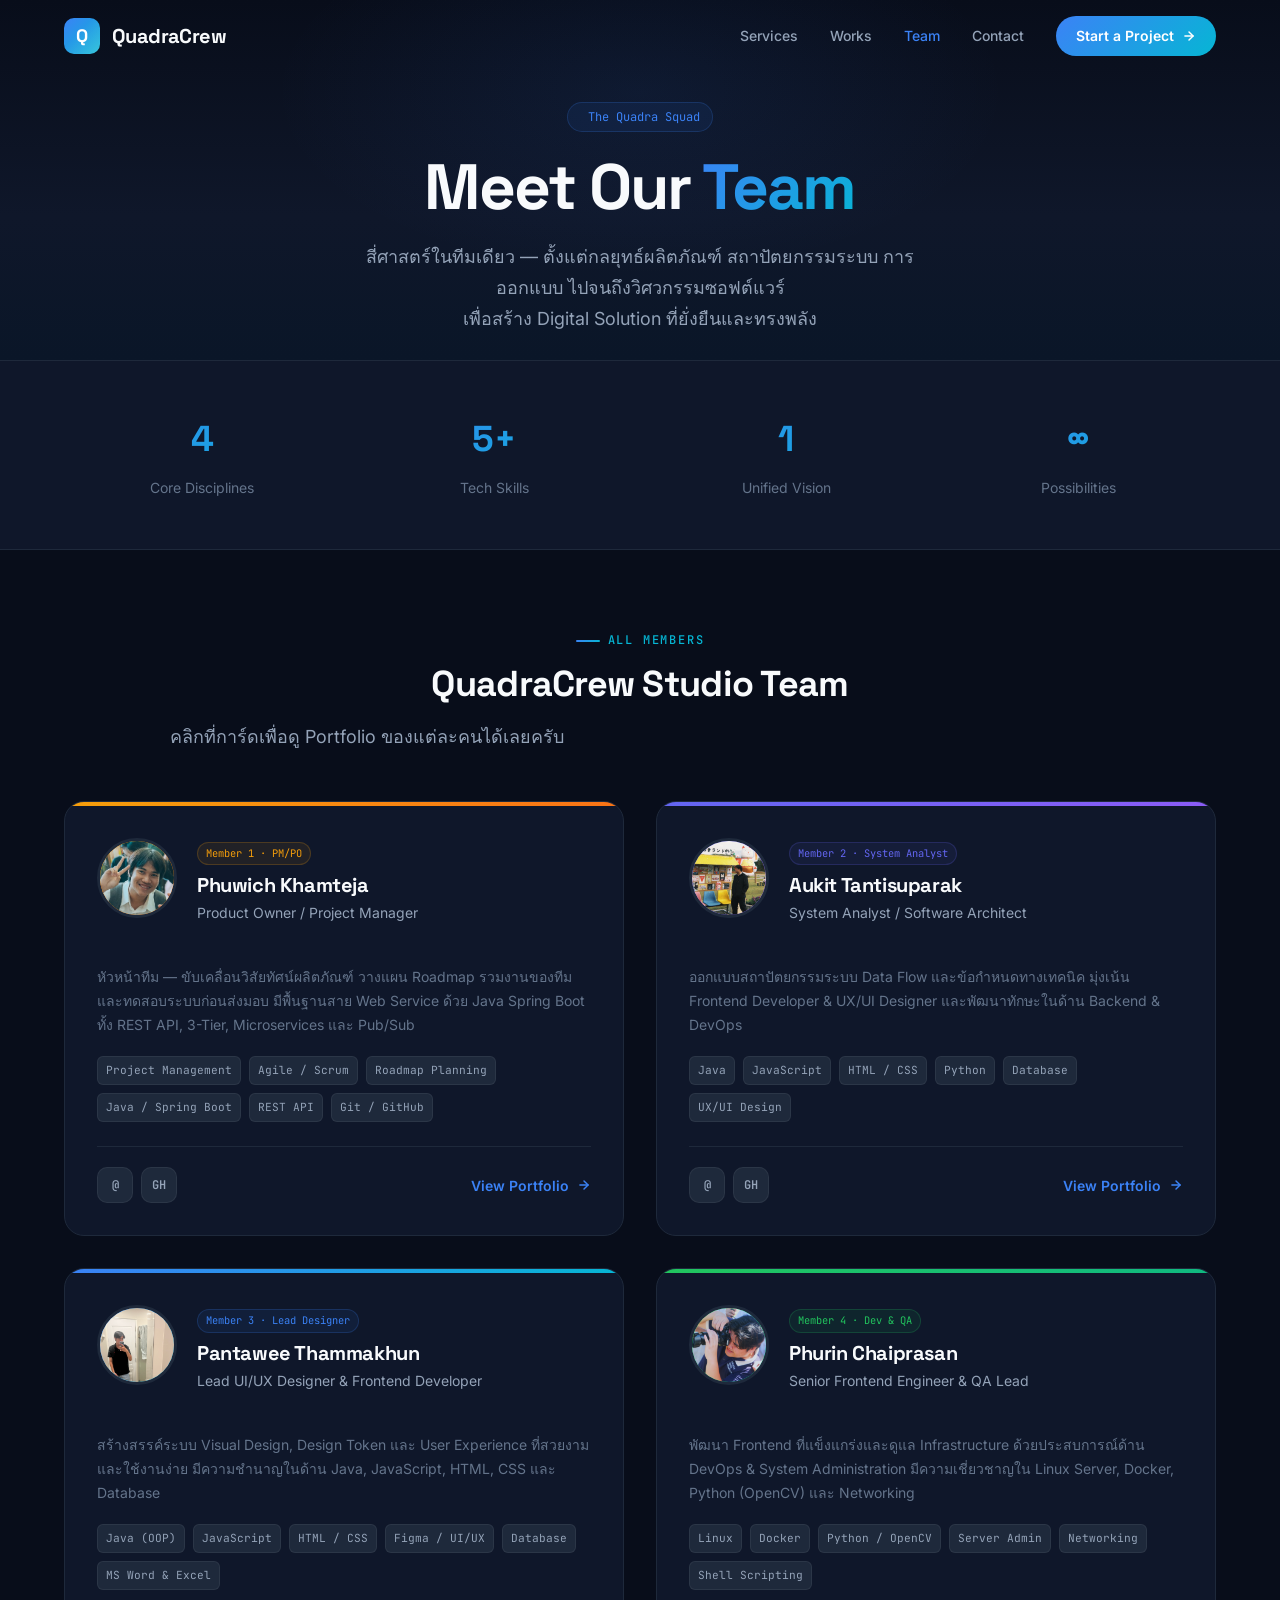
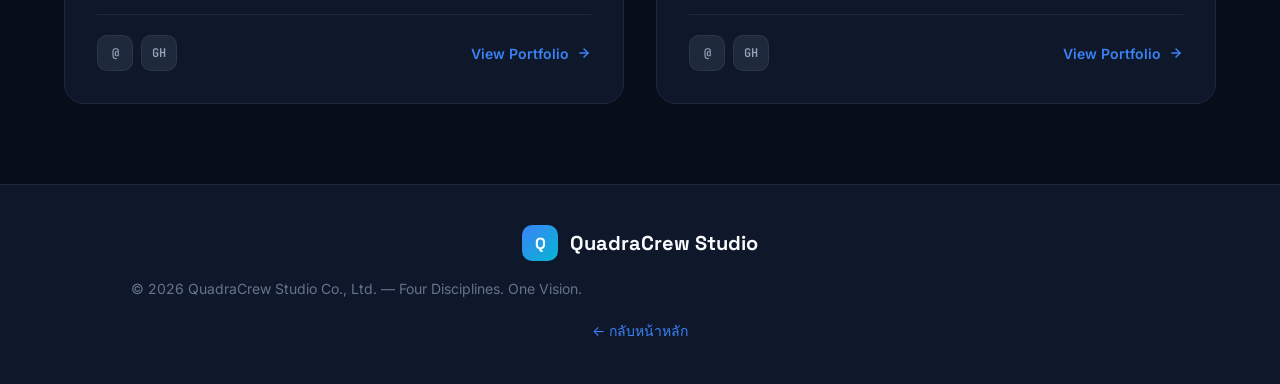
<file: team.html>
<!DOCTYPE html>
<html lang="th">

<head>
  <meta charset="UTF-8">
  <meta name="viewport" content="width=device-width, initial-scale=1.0">
  <meta name="description" content="QuadraCrew Studio Team — ทีมผู้เชี่ยวชาญ 4 ด้าน: Product, Architecture, Design, Engineering">
  <title>Our Team — QuadraCrew Studio</title>

  <!-- Google Fonts -->
  <link rel="preconnect" href="https://fonts.googleapis.com">
  <link rel="preconnect" href="https://fonts.gstatic.com" crossorigin>
  <link href="https://fonts.googleapis.com/css2?family=Inter:wght@300;400;500;600;700&family=JetBrains+Mono:wght@400;500;600&family=Space+Grotesk:wght@500;600;700&display=swap" rel="stylesheet">

  <!-- Shared Stylesheets -->
  <link rel="stylesheet" href="css/style.css">
  <link rel="stylesheet" href="css/components.css">

  <style>
    /* ── Page-specific styles ── */
    .team-page-hero {
      min-height: 40vh;
      display: flex;
      align-items: center;
      padding-top: var(--navbar-height);
      background: var(--gradient-hero-bg);
      position: relative;
      overflow: hidden;
      text-align: center;
    }

    .team-page-hero::before {
      content: '';
      position: absolute;
      top: -30%;
      left: 50%;
      transform: translateX(-50%);
      width: 800px;
      height: 400px;
      background: radial-gradient(ellipse, rgba(59,130,246,0.08) 0%, transparent 65%);
      pointer-events: none;
    }

    .team-page-hero .container {
      position: relative;
      z-index: 1;
    }

    .team-page-hero__label {
      display: inline-flex;
      align-items: center;
      gap: var(--space-2);
      font-family: var(--font-mono);
      font-size: var(--text-xs);
      color: var(--color-electric-blue);
      background: rgba(59,130,246,0.08);
      border: 1px solid rgba(59,130,246,0.2);
      padding: var(--space-1) var(--space-3);
      border-radius: var(--radius-full);
      margin-bottom: var(--space-5);
    }

    .team-page-hero__title {
      font-family: var(--font-display);
      font-size: var(--text-hero);
      font-weight: 700;
      color: var(--color-crisp-white);
      letter-spacing: -0.03em;
      line-height: 1.1;
      margin-bottom: var(--space-5);
    }

    .team-page-hero__subtitle {
      font-size: var(--text-lg);
      color: var(--color-slate-gray);
      max-width: 600px;
      margin: 0 auto;
      line-height: 1.7;
    }

    /* ── Stats Bar ── */
    .team-stats {
      background: var(--color-surface-navy);
      border-top: 1px solid var(--color-elevated);
      border-bottom: 1px solid var(--color-elevated);
      padding: var(--space-8) 0;
    }

    .team-stats__grid {
      display: grid;
      grid-template-columns: repeat(4, 1fr);
      gap: var(--space-4);
      text-align: center;
    }

    .team-stats__item {
      padding: var(--space-4);
    }

    .team-stats__number {
      font-family: var(--font-display);
      font-size: var(--text-4xl);
      font-weight: 700;
      background: var(--gradient-brand);
      -webkit-background-clip: text;
      background-clip: text;
      -webkit-text-fill-color: transparent;
      display: block;
      margin-bottom: var(--space-1);
    }

    .team-stats__label {
      font-size: var(--text-sm);
      color: var(--color-slate-dim);
    }

    /* ── Team Members Grid ── */
    .team-members-section {
      padding: var(--space-20) 0;
      background: var(--color-deep-void);
    }

    .team-members__grid {
      display: grid;
      grid-template-columns: repeat(2, 1fr);
      gap: var(--space-8);
      margin-top: var(--space-12);
    }

    /* ── Profile Card ── */
    .profile-card {
      background: var(--color-surface-navy);
      border: 1px solid var(--color-elevated);
      border-radius: var(--radius-xl);
      overflow: hidden;
      transition: border-color var(--duration-normal) ease, transform var(--duration-normal) ease, box-shadow var(--duration-normal) ease;
      position: relative;
    }

    .profile-card:hover {
      border-color: rgba(59,130,246,0.3);
      transform: translateY(-4px);
      box-shadow: 0 20px 60px rgba(0,0,0,0.5), 0 0 30px rgba(59,130,246,0.08);
    }

    .profile-card__accent-bar {
      height: 4px;
      width: 100%;
      background: var(--gradient-brand);
    }

    .profile-card--pm .profile-card__accent-bar    { background: linear-gradient(90deg, #F59E0B, #F97316); }
    .profile-card--sa .profile-card__accent-bar    { background: linear-gradient(90deg, #6366F1, #8B5CF6); }
    .profile-card--design .profile-card__accent-bar { background: linear-gradient(90deg, #3B82F6, #06B6D4); }
    .profile-card--dev .profile-card__accent-bar   { background: linear-gradient(90deg, #22C55E, #10B981); }

    .profile-card__body {
      padding: var(--space-8);
    }

    .profile-card__top {
      display: flex;
      align-items: flex-start;
      gap: var(--space-5);
      margin-bottom: var(--space-6);
    }

    .profile-card__avatar {
      width: 80px;
      height: 80px;
      border-radius: 50%;
      border: 3px solid var(--color-elevated);
      overflow: hidden;
      flex-shrink: 0;
      display: flex;
      align-items: center;
      justify-content: center;
      font-family: var(--font-display);
      font-weight: 700;
      font-size: 1.5rem;
      color: white;
      position: relative;
    }

    .profile-card--pm .profile-card__avatar {
      background: linear-gradient(135deg, #F59E0B, #F97316);
    }
    .profile-card--sa .profile-card__avatar {
      background: linear-gradient(135deg, #6366F1, #8B5CF6);
    }
    .profile-card--design .profile-card__avatar {
      background: linear-gradient(135deg, #3B82F6, #06B6D4);
    }
    .profile-card--dev .profile-card__avatar {
      background: linear-gradient(135deg, #22C55E, #10B981);
    }

    .profile-card__avatar img {
      width: 100%;
      height: 100%;
      object-fit: cover;
      object-position: top;
    }

    .profile-card__info { flex: 1; }

    .profile-card__badge {
      display: inline-flex;
      align-items: center;
      gap: var(--space-1);
      font-family: var(--font-mono);
      font-size: 0.65rem;
      color: var(--color-electric-blue);
      background: rgba(59,130,246,0.08);
      border: 1px solid rgba(59,130,246,0.2);
      padding: 2px var(--space-2);
      border-radius: var(--radius-full);
      margin-bottom: var(--space-2);
    }

    .profile-card--pm    .profile-card__badge { color: #F59E0B; background: rgba(245,158,11,0.08); border-color: rgba(245,158,11,0.2); }
    .profile-card--sa    .profile-card__badge { color: #6366F1; background: rgba(99,102,241,0.08); border-color: rgba(99,102,241,0.2); }
    .profile-card--design .profile-card__badge { color: #3B82F6; background: rgba(59,130,246,0.08); border-color: rgba(59,130,246,0.2); }
    .profile-card--dev   .profile-card__badge { color: #22C55E; background: rgba(34,197,94,0.08); border-color: rgba(34,197,94,0.2); }

    .profile-card__name {
      font-family: var(--font-display);
      font-size: var(--text-xl);
      font-weight: 700;
      color: var(--color-crisp-white);
      margin-bottom: var(--space-1);
      line-height: 1.2;
    }

    .profile-card__role {
      font-size: var(--text-sm);
      color: var(--color-slate-gray);
    }

    .profile-card__bio {
      font-size: var(--text-sm);
      color: var(--color-slate-dim);
      line-height: 1.7;
      margin-bottom: var(--space-5);
    }

    .profile-card__skills {
      display: flex;
      flex-wrap: wrap;
      gap: var(--space-2);
      margin-bottom: var(--space-6);
    }

    .skill-pill {
      font-family: var(--font-mono);
      font-size: 0.7rem;
      color: var(--color-slate-gray);
      background: var(--color-elevated);
      border: 1px solid rgba(255,255,255,0.06);
      padding: var(--space-1) var(--space-2);
      border-radius: var(--radius-sm);
    }

    .profile-card__footer {
      display: flex;
      align-items: center;
      justify-content: space-between;
      padding-top: var(--space-5);
      border-top: 1px solid var(--color-elevated);
      gap: var(--space-3);
    }

    .profile-card__contact {
      display: flex;
      align-items: center;
      gap: var(--space-2);
    }

    .profile-contact-btn {
      display: inline-flex;
      align-items: center;
      justify-content: center;
      width: 36px;
      height: 36px;
      border-radius: var(--radius-md);
      background: var(--color-elevated);
      border: 1px solid rgba(255,255,255,0.06);
      color: var(--color-slate-gray);
      text-decoration: none;
      font-size: 0.75rem;
      font-family: var(--font-mono);
      font-weight: 600;
      transition: all var(--duration-fast) ease;
    }

    .profile-contact-btn:hover {
      background: var(--color-electric-blue);
      border-color: var(--color-electric-blue);
      color: white;
      transform: translateY(-1px);
    }

    .profile-card__cta {
      display: inline-flex;
      align-items: center;
      gap: var(--space-2);
      font-size: var(--text-sm);
      font-weight: 600;
      color: var(--color-electric-blue);
      text-decoration: none;
      transition: gap var(--duration-fast) ease, color var(--duration-fast) ease;
    }

    .profile-card__cta:hover {
      gap: var(--space-3);
      color: var(--color-cyan-pulse);
    }

    .profile-card__cta svg {
      transition: transform var(--duration-fast) ease;
    }

    .profile-card__cta:hover svg {
      transform: translateX(3px);
    }

    /* ── Back nav ── */
    .back-nav {
      padding: var(--space-6) 0;
      background: var(--color-surface-navy);
      border-bottom: 1px solid var(--color-elevated);
    }

    .back-nav__link {
      display: inline-flex;
      align-items: center;
      gap: var(--space-2);
      font-size: var(--text-sm);
      color: var(--color-slate-dim);
      text-decoration: none;
      transition: color var(--duration-fast) ease;
    }

    .back-nav__link:hover {
      color: var(--color-crisp-white);
    }

    /* ── Footer ── */
    .team-footer {
      background: var(--color-surface-navy);
      border-top: 1px solid var(--color-elevated);
      padding: var(--space-10) 0;
      text-align: center;
    }

    .team-footer__logo {
      display: inline-flex;
      align-items: center;
      gap: var(--space-3);
      font-family: var(--font-display);
      font-weight: 700;
      font-size: var(--text-xl);
      color: var(--color-crisp-white);
      text-decoration: none;
      margin-bottom: var(--space-4);
    }

    .team-footer__logo-icon {
      width: 36px;
      height: 36px;
      border-radius: var(--radius-md);
      background: var(--gradient-brand);
      display: flex;
      align-items: center;
      justify-content: center;
      font-size: 1rem;
      color: white;
    }

    .team-footer__copy {
      font-size: var(--text-sm);
      color: var(--color-slate-dim);
    }

    /* ── Responsive ── */
    @media (max-width: 768px) {
      .team-members__grid {
        grid-template-columns: 1fr;
      }
      .team-stats__grid {
        grid-template-columns: repeat(2, 1fr);
      }
    }

    @media (max-width: 480px) {
      .profile-card__top { flex-direction: column; }
      .profile-card__avatar { width: 64px; height: 64px; }
    }
  </style>
</head>

<body>

  <!-- ── NAVBAR ── -->
  <nav class="navbar" id="navbar">
    <div class="container">
      <a href="index.html" class="navbar__logo" aria-label="QuadraCrew Studio Home">
        <span class="navbar__logo-icon">Q</span>
        <span>QuadraCrew</span>
      </a>
      <div class="navbar__links" id="navLinks">
        <a href="index.html#services" class="navbar__link">Services</a>
        <a href="index.html#case-studies" class="navbar__link">Works</a>
        <a href="team.html" class="navbar__link" style="color: var(--color-electric-blue);">Team</a>
        <a href="index.html#contact" class="navbar__link">Contact</a>
        <a href="index.html#contact" class="navbar__cta desktop-only">
          Start a Project
          <svg width="14" height="14" viewBox="0 0 24 24" fill="none" stroke="currentColor" stroke-width="2.5" stroke-linecap="round" stroke-linejoin="round">
            <path d="M5 12h14" /><path d="m12 5 7 7-7 7" />
          </svg>
        </a>
      </div>
      <button class="navbar__toggle" id="navToggle" aria-label="Toggle navigation menu">
        <span></span><span></span><span></span>
      </button>
    </div>
  </nav>

  <!-- Mobile Menu -->
  <div class="mobile-menu" id="mobileMenu">
    <a href="index.html#services" class="navbar__link">Services</a>
    <a href="index.html#case-studies" class="navbar__link">Works</a>
    <a href="team.html" class="navbar__link">Team</a>
    <a href="index.html#contact" class="navbar__link">Contact</a>
    <a href="index.html#contact" class="navbar__cta">Start a Project</a>
  </div>

  <!-- ── HERO ── -->
  <section class="team-page-hero">
    <div class="container">
      <span class="team-page-hero__label">
        <span class="pulse-dot"></span>
        The Quadra Squad
      </span>
      <h1 class="team-page-hero__title">
        Meet Our <span class="text-gradient">Team</span>
      </h1>
      <p class="team-page-hero__subtitle">
        สี่ศาสตร์ในทีมเดียว — ตั้งแต่กลยุทธ์ผลิตภัณฑ์ สถาปัตยกรรมระบบ การออกแบบ ไปจนถึงวิศวกรรมซอฟต์แวร์
        <br>เพื่อสร้าง Digital Solution ที่ยั่งยืนและทรงพลัง
      </p>
    </div>
  </section>

  <!-- ── STATS BAR ── -->
  <div class="team-stats">
    <div class="container">
      <div class="team-stats__grid">
        <div class="team-stats__item">
          <span class="team-stats__number">4</span>
          <span class="team-stats__label">Core Disciplines</span>
        </div>
        <div class="team-stats__item">
          <span class="team-stats__number">5+</span>
          <span class="team-stats__label">Tech Skills</span>
        </div>
        <div class="team-stats__item">
          <span class="team-stats__number">1</span>
          <span class="team-stats__label">Unified Vision</span>
        </div>
        <div class="team-stats__item">
          <span class="team-stats__number">∞</span>
          <span class="team-stats__label">Possibilities</span>
        </div>
      </div>
    </div>
  </div>

  <!-- ── TEAM MEMBERS ── -->
  <section class="team-members-section">
    <div class="container">
      <div style="text-align:center; margin-bottom: 0;">
        <span class="section-eyebrow" style="justify-content:center;">All Members</span>
        <h2 class="section-title">QuadraCrew Studio Team</h2>
        <p class="section-subtitle">คลิกที่การ์ดเพื่อดู Portfolio ของแต่ละคนได้เลยครับ</p>
      </div>

      <div class="team-members__grid">

        <!-- ── MEMBER 1: PM/PO ── -->
        <div class="profile-card profile-card--pm reveal">
          <div class="profile-card__accent-bar"></div>
          <div class="profile-card__body">
            <div class="profile-card__top">
              <div class="profile-card__avatar">
                <img src="portfolios/member1-pm/avatar.jpg" alt="Phuwich Khamteja"
                  onerror="this.parentElement.textContent='PK';">
              </div>
              <div class="profile-card__info">
                <span class="profile-card__badge">Member 1 · PM/PO</span>
                <h3 class="profile-card__name">Phuwich Khamteja</h3>
                <p class="profile-card__role">Product Owner / Project Manager</p>
              </div>
            </div>
            <p class="profile-card__bio">
              หัวหน้าทีม — ขับเคลื่อนวิสัยทัศน์ผลิตภัณฑ์ วางแผน Roadmap รวมงานของทีมและทดสอบระบบก่อนส่งมอบ
              มีพื้นฐานสาย Web Service ด้วย Java Spring Boot ทั้ง REST API, 3-Tier, Microservices และ Pub/Sub
            </p>
            <div class="profile-card__skills">
              <span class="skill-pill">Project Management</span>
              <span class="skill-pill">Agile / Scrum</span>
              <span class="skill-pill">Roadmap Planning</span>
              <span class="skill-pill">Java / Spring Boot</span>
              <span class="skill-pill">REST API</span>
              <span class="skill-pill">Git / GitHub</span>
            </div>
            <div class="profile-card__footer">
              <div class="profile-card__contact">
                <a href="mailto:subphuwich@gmail.com" class="profile-contact-btn" title="Email">@</a>
                <a href="https://github.com/Latesandwich" target="_blank" rel="noopener" class="profile-contact-btn" title="GitHub">GH</a>
              </div>
              <a href="portfolios/member1-pm/index.html" class="profile-card__cta">
                View Portfolio
                <svg width="14" height="14" viewBox="0 0 24 24" fill="none" stroke="currentColor" stroke-width="2.5" stroke-linecap="round" stroke-linejoin="round">
                  <path d="M5 12h14"/><path d="m12 5 7 7-7 7"/>
                </svg>
              </a>
            </div>
          </div>
        </div>

        <!-- ── MEMBER 2: SA ── -->
        <div class="profile-card profile-card--sa reveal reveal-delay-1">
          <div class="profile-card__accent-bar"></div>
          <div class="profile-card__body">
            <div class="profile-card__top">
              <div class="profile-card__avatar">
                <img src="portfolios/member2-sa/avatart.JPG" alt="Aukit Tantisuparak">
              </div>
              <div class="profile-card__info">
                <span class="profile-card__badge">Member 2 · System Analyst</span>
                <h3 class="profile-card__name">Aukit Tantisuparak</h3>
                <p class="profile-card__role">System Analyst / Software Architect</p>
              </div>
            </div>
            <p class="profile-card__bio">
              ออกแบบสถาปัตยกรรมระบบ Data Flow และข้อกำหนดทางเทคนิค
              มุ่งเน้น Frontend Developer & UX/UI Designer และพัฒนาทักษะในด้าน Backend & DevOps
            </p>
            <div class="profile-card__skills">
              <span class="skill-pill">Java</span>
              <span class="skill-pill">JavaScript</span>
              <span class="skill-pill">HTML / CSS</span>
              <span class="skill-pill">Python</span>
              <span class="skill-pill">Database</span>
              <span class="skill-pill">UX/UI Design</span>
            </div>
            <div class="profile-card__footer">
              <div class="profile-card__contact">
                <a href="mailto:aukit.tanti@gmail.com" class="profile-contact-btn" title="Email">@</a>
                <a href="https://github.com/aukit-study" target="_blank" rel="noopener" class="profile-contact-btn" title="GitHub">GH</a>
              </div>
              <a href="portfolios/member2-sa/index.html" class="profile-card__cta">
                View Portfolio
                <svg width="14" height="14" viewBox="0 0 24 24" fill="none" stroke="currentColor" stroke-width="2.5" stroke-linecap="round" stroke-linejoin="round">
                  <path d="M5 12h14"/><path d="m12 5 7 7-7 7"/>
                </svg>
              </a>
            </div>
          </div>
        </div>

        <!-- ── MEMBER 3: Designer ── -->
        <div class="profile-card profile-card--design reveal reveal-delay-2">
          <div class="profile-card__accent-bar"></div>
          <div class="profile-card__body">
            <div class="profile-card__top">
              <div class="profile-card__avatar">
                <img src="portfolios/member3-designer/avatar.jpg" alt="Pantawee Thammakhun">
              </div>
              <div class="profile-card__info">
                <span class="profile-card__badge">Member 3 · Lead Designer</span>
                <h3 class="profile-card__name">Pantawee Thammakhun</h3>
                <p class="profile-card__role">Lead UI/UX Designer & Frontend Developer</p>
              </div>
            </div>
            <p class="profile-card__bio">
              สร้างสรรค์ระบบ Visual Design, Design Token และ User Experience ที่สวยงามและใช้งานง่าย
              มีความชำนาญในด้าน Java, JavaScript, HTML, CSS และ Database
            </p>
            <div class="profile-card__skills">
              <span class="skill-pill">Java (OOP)</span>
              <span class="skill-pill">JavaScript</span>
              <span class="skill-pill">HTML / CSS</span>
              <span class="skill-pill">Figma / UI/UX</span>
              <span class="skill-pill">Database</span>
              <span class="skill-pill">MS Word &amp; Excel</span>
            </div>
            <div class="profile-card__footer">
              <div class="profile-card__contact">
                <a href="mailto:safe23177@gmail.com" class="profile-contact-btn" title="Email">@</a>
                <a href="https://github.com/Safebabyz" target="_blank" rel="noopener" class="profile-contact-btn" title="GitHub">GH</a>
              </div>
              <a href="portfolios/member3-designer/index.html" class="profile-card__cta">
                View Portfolio
                <svg width="14" height="14" viewBox="0 0 24 24" fill="none" stroke="currentColor" stroke-width="2.5" stroke-linecap="round" stroke-linejoin="round">
                  <path d="M5 12h14"/><path d="m12 5 7 7-7 7"/>
                </svg>
              </a>
            </div>
          </div>
        </div>

        <!-- ── MEMBER 4: Dev/QA ── -->
        <div class="profile-card profile-card--dev reveal reveal-delay-3">
          <div class="profile-card__accent-bar"></div>
          <div class="profile-card__body">
            <div class="profile-card__top">
              <div class="profile-card__avatar">
                <img src="portfolios/member4-dev/avatar.JPG" alt="Phurin Chaiprasan">
              </div>
              <div class="profile-card__info">
                <span class="profile-card__badge">Member 4 · Dev & QA</span>
                <h3 class="profile-card__name">Phurin Chaiprasan</h3>
                <p class="profile-card__role">Senior Frontend Engineer & QA Lead</p>
              </div>
            </div>
            <p class="profile-card__bio">
              พัฒนา Frontend ที่แข็งแกร่งและดูแล Infrastructure ด้วยประสบการณ์ด้าน DevOps & System Administration
              มีความเชี่ยวชาญใน Linux Server, Docker, Python (OpenCV) และ Networking
            </p>
            <div class="profile-card__skills">
              <span class="skill-pill">Linux</span>
              <span class="skill-pill">Docker</span>
              <span class="skill-pill">Python / OpenCV</span>
              <span class="skill-pill">Server Admin</span>
              <span class="skill-pill">Networking</span>
              <span class="skill-pill">Shell Scripting</span>
            </div>
            <div class="profile-card__footer">
              <div class="profile-card__contact">
                <a href="mailto:phurin.cps@gmail.com" class="profile-contact-btn" title="Email">@</a>
                <a href="https://github.com/Zr-TxNK" target="_blank" rel="noopener" class="profile-contact-btn" title="GitHub">GH</a>
              </div>
              <a href="portfolios/member4-dev/index.html" class="profile-card__cta">
                View Portfolio
                <svg width="14" height="14" viewBox="0 0 24 24" fill="none" stroke="currentColor" stroke-width="2.5" stroke-linecap="round" stroke-linejoin="round">
                  <path d="M5 12h14"/><path d="m12 5 7 7-7 7"/>
                </svg>
              </a>
            </div>
          </div>
        </div>

      </div>
    </div>
  </section>

  <!-- ── FOOTER ── -->
  <footer class="team-footer">
    <div class="container">
      <a href="index.html" class="team-footer__logo">
        <span class="team-footer__logo-icon">Q</span>
        QuadraCrew Studio
      </a>
      <p class="team-footer__copy">© 2026 QuadraCrew Studio Co., Ltd. — Four Disciplines. One Vision.</p>
      <div style="margin-top: var(--space-4);">
        <a href="index.html" style="font-size: var(--text-sm); color: var(--color-electric-blue); text-decoration: none;">← กลับหน้าหลัก</a>
      </div>
    </div>
  </footer>

  <!-- Scripts -->
  <script src="js/main.js"></script>

</body>

</html>
</file>
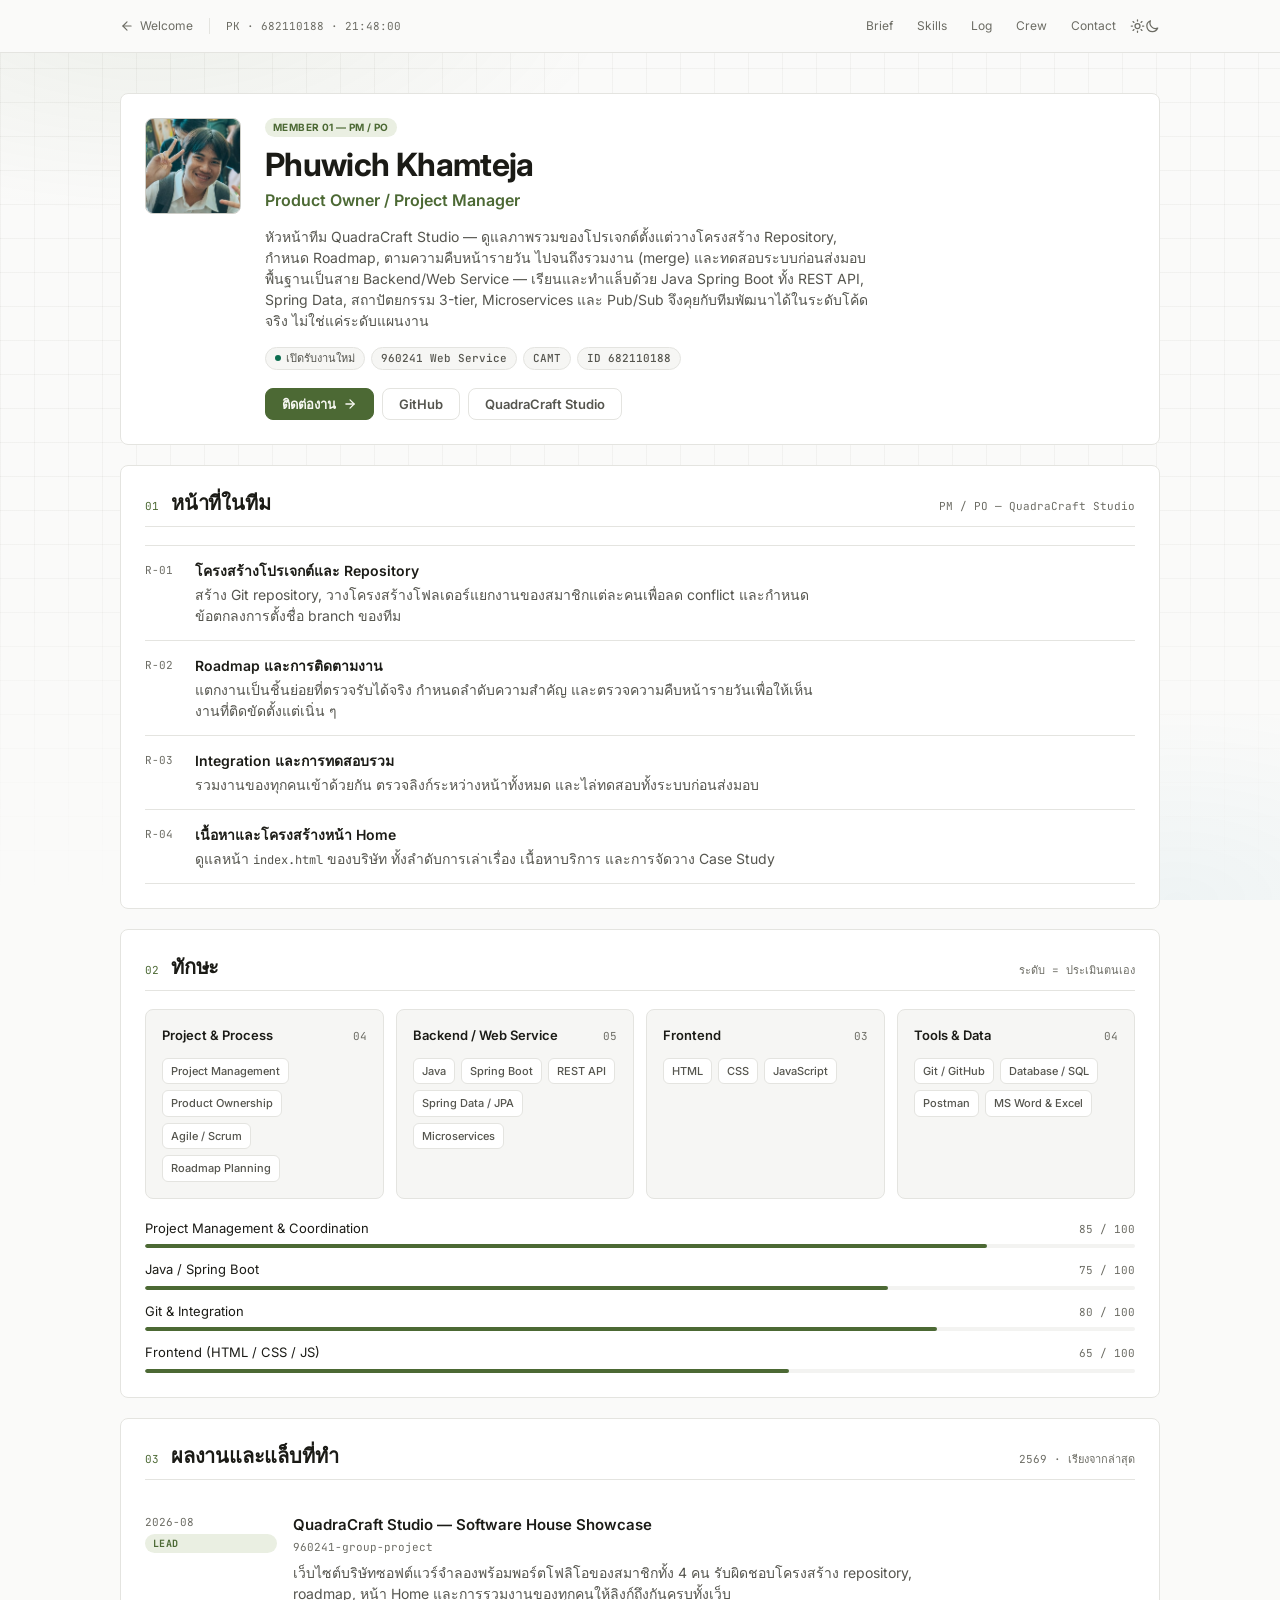
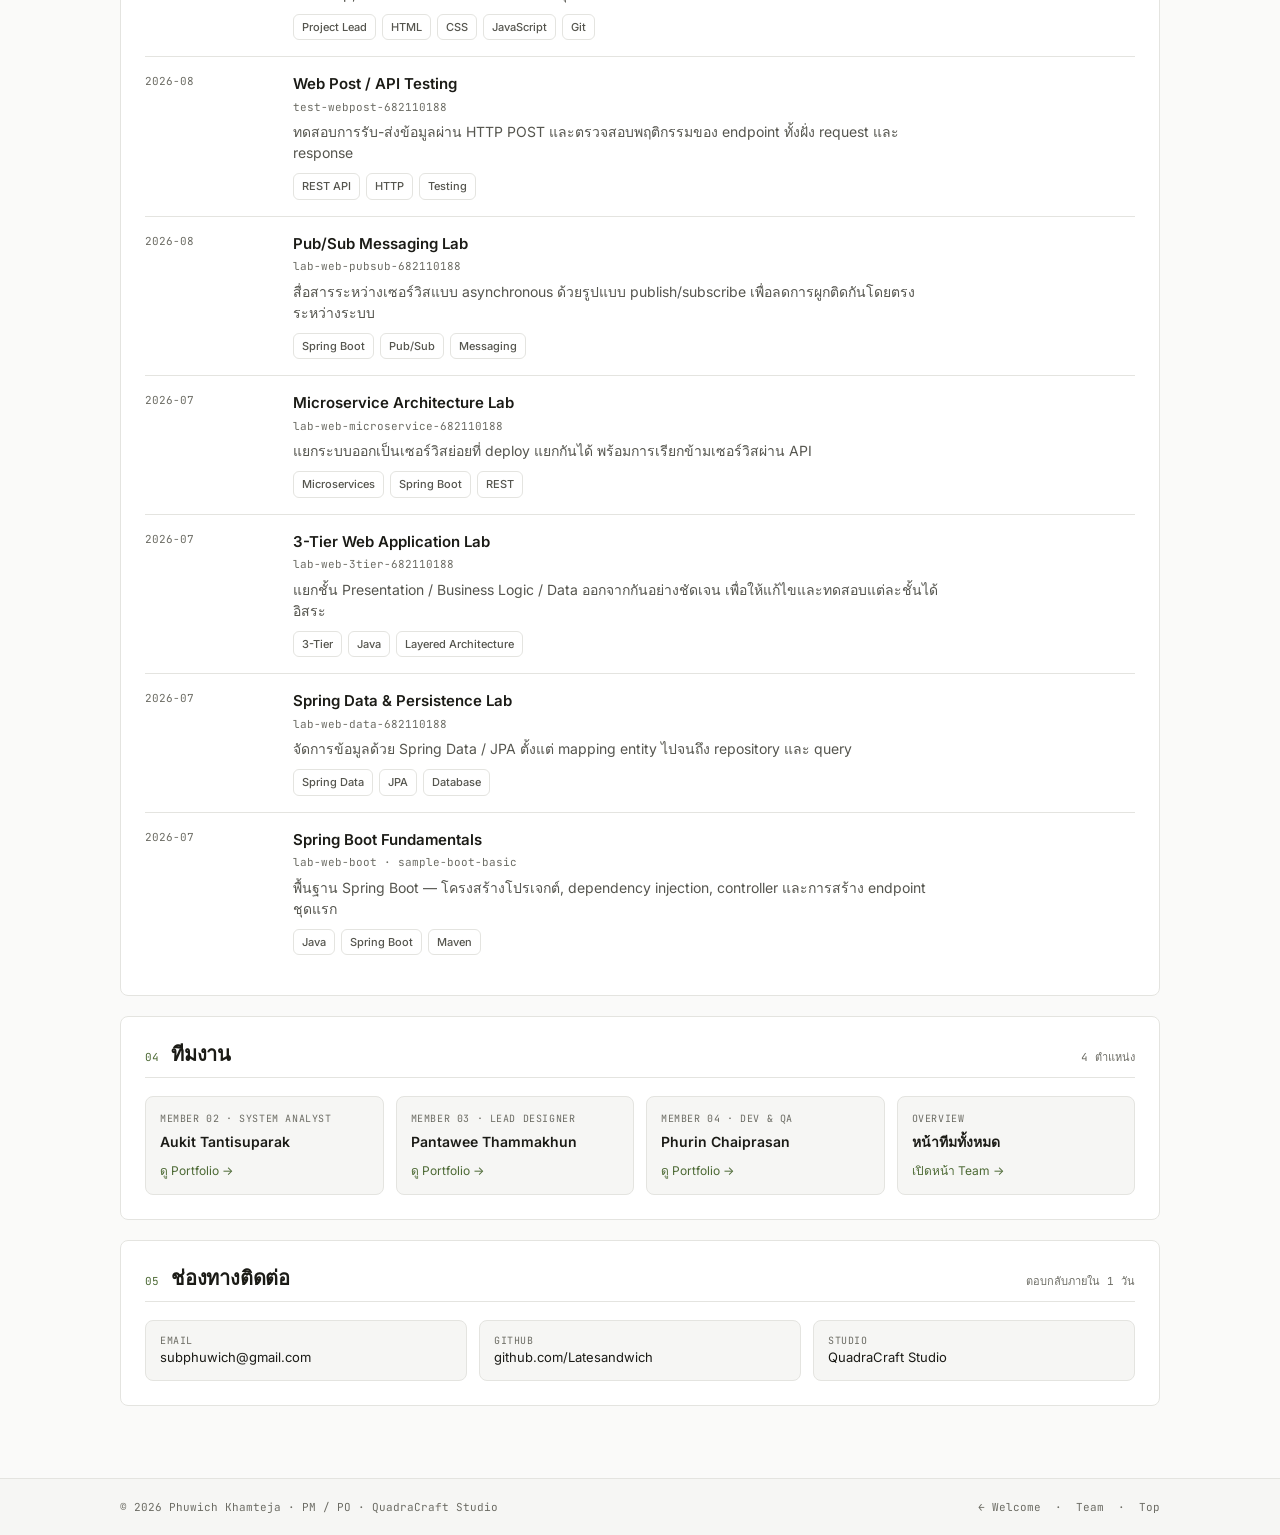
<file: portfolios/member1-pm/portfolio.html>
<!DOCTYPE html>
<html lang="th">

<head>
    <meta charset="UTF-8">
    <meta name="viewport" content="width=device-width, initial-scale=1.0">
    <meta name="description" content="Phuwich Khamteja — Product Owner / Project Manager, QuadraCraft Studio. Portfolio.">
    <title>Portfolio | Phuwich Khamteja</title>
    <link rel="icon" type="image/svg+xml"
        href="data:image/svg+xml,<svg xmlns='http://www.w3.org/2000/svg' viewBox='0 0 100 100'><rect width='100' height='100' rx='18' fill='%23FAFAF9' stroke='%23E4E4E0' stroke-width='4'/><text x='50' y='70' font-family='monospace' font-size='52' font-weight='bold' fill='%234C6934' text-anchor='middle'>PK</text></svg>">
    <link rel="preconnect" href="https://fonts.googleapis.com">
    <link rel="preconnect" href="https://fonts.gstatic.com" crossorigin>
    <link href="https://fonts.googleapis.com/css2?family=Inter:wght@400;500;600;700&family=JetBrains+Mono:wght@400;500;600&display=swap"
        rel="stylesheet">
    <link rel="stylesheet" href="css/portfolio.css">
</head>

<body>
    <div class="ambient" aria-hidden="true"></div>

    <div class="shell">

        <!-- ══ TOP BAR ══════════════════════════════════════════ -->
        <header class="topbar">
            <div class="topbar__inner">
                <a href="index.html" class="topbar__back">
                    <svg width="14" height="14" viewBox="0 0 24 24" fill="none" stroke="currentColor" stroke-width="2"
                        stroke-linecap="round" stroke-linejoin="round">
                        <path d="M19 12H5" />
                        <path d="m12 19-7-7 7-7" />
                    </svg>
                    Welcome
                </a>
                <span class="topbar__id">PK · 682110188 · <span id="clock">--:--:--</span></span>

                <nav class="topbar__nav">
                    <a href="#brief" class="topbar__link">Brief</a>
                    <a href="#skills" class="topbar__link">Skills</a>
                    <a href="#log" class="topbar__link">Log</a>
                    <a href="#crew" class="topbar__link">Crew</a>
                    <a href="#contact" class="topbar__link">Contact</a>
                    <button id="theme-toggle" class="icon-btn" aria-label="สลับธีมสว่าง/มืด">
                        <svg id="theme-icon-light" hidden width="16" height="16" viewBox="0 0 24 24" fill="none"
                            stroke="currentColor" stroke-width="2" stroke-linecap="round" stroke-linejoin="round">
                            <circle cx="12" cy="12" r="4" />
                            <path d="M12 2v2M12 20v2M4.9 4.9l1.4 1.4M17.7 17.7l1.4 1.4M2 12h2M20 12h2M6.3 17.7l-1.4 1.4M19.1 4.9l-1.4 1.4" />
                        </svg>
                        <svg id="theme-icon-dark" width="16" height="16" viewBox="0 0 24 24" fill="none"
                            stroke="currentColor" stroke-width="2" stroke-linecap="round" stroke-linejoin="round">
                            <path d="M20.354 15.354A9 9 0 018.646 3.646 9.003 9.003 0 0012 21a9.003 9.003 0 008.354-5.646z" />
                        </svg>
                    </button>
                </nav>
            </div>
        </header>

        <main class="wrap">

            <!-- ══ IDENTITY ══════════════════════════════════════ -->
            <section class="panel reveal" id="top">
                <div class="identity">
                    <!-- ถ้าไม่พบไฟล์ avatar.jpg จะแสดงตัวอักษรย่อ PK แทนโดยอัตโนมัติ -->
                    <div class="identity__avatar">
                        <img src="avatar.jpg" alt="Phuwich Khamteja"
                            onerror="this.parentElement.setAttribute('data-empty',''); this.parentElement.textContent='PK';">
                    </div>

                    <div>
                        <div class="identity__meta" style="margin-top:0; margin-bottom:10px;">
                            <span class="pill">Member 01 — PM / PO</span>
                        </div>
                        <h1 class="identity__name">Phuwich Khamteja</h1>
                        <p class="identity__role">Product Owner / Project Manager</p>
                        <p class="identity__bio">
                            หัวหน้าทีม QuadraCraft Studio — ดูแลภาพรวมของโปรเจกต์ตั้งแต่วางโครงสร้าง Repository,
                            กำหนด Roadmap, ตามความคืบหน้ารายวัน ไปจนถึงรวมงาน (merge) และทดสอบระบบก่อนส่งมอบ
                            พื้นฐานเป็นสาย Backend/Web Service — เรียนและทำแล็บด้วย Java Spring Boot ทั้ง REST API,
                            Spring Data, สถาปัตยกรรม 3-tier, Microservices และ Pub/Sub จึงคุยกับทีมพัฒนาได้ในระดับโค้ดจริง
                            ไม่ใช่แค่ระดับแผนงาน
                        </p>
                        <div class="identity__meta">
                            <span class="chip"><span class="chip__dot chip__dot--live"></span>เปิดรับงานใหม่</span>
                            <span class="chip chip--mono">960241 Web Service</span>
                            <span class="chip chip--mono">CAMT</span>
                            <span class="chip chip--mono">ID 682110188</span>
                        </div>
                        <div class="btn-row">
                            <a href="mailto:subphuwich@gmail.com" class="btn btn--primary">
                                ติดต่องาน
                                <svg width="14" height="14" viewBox="0 0 24 24" fill="none" stroke="currentColor"
                                    stroke-width="2.2" stroke-linecap="round" stroke-linejoin="round">
                                    <path d="M5 12h14" />
                                    <path d="m12 5 7 7-7 7" />
                                </svg>
                            </a>
                            <a href="https://github.com/Latesandwich" target="_blank" rel="noopener"
                                class="btn btn--ghost">GitHub</a>
                            <a href="../../index.html" class="btn btn--ghost">QuadraCraft Studio</a>
                        </div>
                    </div>
                </div>
            </section>

            <!-- ══ ROLE BRIEF ════════════════════════════════════ -->
            <section class="panel panel--card reveal" id="brief">
                <div class="sec-head">
                    <span class="sec-head__idx">01</span>
                    <h2 class="sec-head__title">หน้าที่ในทีม</h2>
                    <span class="sec-head__note">PM / PO — QuadraCraft Studio</span>
                </div>

                <div class="ledger">
                    <div class="ledger__row">
                        <span class="ledger__key">R-01</span>
                        <div>
                            <div class="ledger__title">โครงสร้างโปรเจกต์และ Repository</div>
                            <p class="ledger__desc">
                                สร้าง Git repository, วางโครงสร้างโฟลเดอร์แยกงานของสมาชิกแต่ละคนเพื่อลด conflict
                                และกำหนดข้อตกลงการตั้งชื่อ branch ของทีม
                            </p>
                        </div>
                    </div>
                    <div class="ledger__row">
                        <span class="ledger__key">R-02</span>
                        <div>
                            <div class="ledger__title">Roadmap และการติดตามงาน</div>
                            <p class="ledger__desc">
                                แตกงานเป็นชิ้นย่อยที่ตรวจรับได้จริง กำหนดลำดับความสำคัญ
                                และตรวจความคืบหน้ารายวันเพื่อให้เห็นงานที่ติดขัดตั้งแต่เนิ่น ๆ
                            </p>
                        </div>
                    </div>
                    <div class="ledger__row">
                        <span class="ledger__key">R-03</span>
                        <div>
                            <div class="ledger__title">Integration และการทดสอบรวม</div>
                            <p class="ledger__desc">
                                รวมงานของทุกคนเข้าด้วยกัน ตรวจลิงก์ระหว่างหน้าทั้งหมด
                                และไล่ทดสอบทั้งระบบก่อนส่งมอบ
                            </p>
                        </div>
                    </div>
                    <div class="ledger__row">
                        <span class="ledger__key">R-04</span>
                        <div>
                            <div class="ledger__title">เนื้อหาและโครงสร้างหน้า Home</div>
                            <p class="ledger__desc">
                                ดูแลหน้า <span style="font-family:var(--font-mono);font-size:12px;">index.html</span>
                                ของบริษัท ทั้งลำดับการเล่าเรื่อง เนื้อหาบริการ และการจัดวาง Case Study
                            </p>
                        </div>
                    </div>
                </div>
            </section>

            <!-- ══ SKILLS ════════════════════════════════════════ -->
            <section class="panel panel--card reveal" id="skills">
                <div class="sec-head">
                    <span class="sec-head__idx">02</span>
                    <h2 class="sec-head__title">ทักษะ</h2>
                    <span class="sec-head__note">ระดับ = ประเมินตนเอง</span>
                </div>

                <div class="skill-grid" style="margin-bottom:20px;">
                    <div class="skill-block">
                        <div class="skill-block__head">
                            <span class="skill-block__title">Project &amp; Process</span>
                            <span class="skill-block__count">04</span>
                        </div>
                        <div class="skill-tags">
                            <span class="tag">Project Management</span>
                            <span class="tag">Product Ownership</span>
                            <span class="tag">Agile / Scrum</span>
                            <span class="tag">Roadmap Planning</span>
                        </div>
                    </div>

                    <div class="skill-block">
                        <div class="skill-block__head">
                            <span class="skill-block__title">Backend / Web Service</span>
                            <span class="skill-block__count">05</span>
                        </div>
                        <div class="skill-tags">
                            <span class="tag">Java</span>
                            <span class="tag">Spring Boot</span>
                            <span class="tag">REST API</span>
                            <span class="tag">Spring Data / JPA</span>
                            <span class="tag">Microservices</span>
                        </div>
                    </div>

                    <div class="skill-block">
                        <div class="skill-block__head">
                            <span class="skill-block__title">Frontend</span>
                            <span class="skill-block__count">03</span>
                        </div>
                        <div class="skill-tags">
                            <span class="tag">HTML</span>
                            <span class="tag">CSS</span>
                            <span class="tag">JavaScript</span>
                        </div>
                    </div>

                    <div class="skill-block">
                        <div class="skill-block__head">
                            <span class="skill-block__title">Tools &amp; Data</span>
                            <span class="skill-block__count">04</span>
                        </div>
                        <div class="skill-tags">
                            <span class="tag">Git / GitHub</span>
                            <span class="tag">Database / SQL</span>
                            <span class="tag">Postman</span>
                            <span class="tag">MS Word &amp; Excel</span>
                        </div>
                    </div>
                </div>

                <div class="meter-list">
                    <div class="meter">
                        <div class="meter__top">
                            <span class="meter__label">Project Management &amp; Coordination</span>
                            <span class="meter__value">85 / 100</span>
                        </div>
                        <div class="meter__track">
                            <div class="meter__fill" data-level="85"></div>
                        </div>
                    </div>
                    <div class="meter">
                        <div class="meter__top">
                            <span class="meter__label">Java / Spring Boot</span>
                            <span class="meter__value">75 / 100</span>
                        </div>
                        <div class="meter__track">
                            <div class="meter__fill" data-level="75"></div>
                        </div>
                    </div>
                    <div class="meter">
                        <div class="meter__top">
                            <span class="meter__label">Git &amp; Integration</span>
                            <span class="meter__value">80 / 100</span>
                        </div>
                        <div class="meter__track">
                            <div class="meter__fill" data-level="80"></div>
                        </div>
                    </div>
                    <div class="meter">
                        <div class="meter__top">
                            <span class="meter__label">Frontend (HTML / CSS / JS)</span>
                            <span class="meter__value">65 / 100</span>
                        </div>
                        <div class="meter__track">
                            <div class="meter__fill" data-level="65"></div>
                        </div>
                    </div>
                </div>
            </section>

            <!-- ══ DELIVERY LOG ══════════════════════════════════ -->
            <section class="panel panel--card reveal" id="log">
                <div class="sec-head">
                    <span class="sec-head__idx">03</span>
                    <h2 class="sec-head__title">ผลงานและแล็บที่ทำ</h2>
                    <span class="sec-head__note">2569 · เรียงจากล่าสุด</span>
                </div>

                <div class="log">
                    <article class="log__item">
                        <div class="log__stamp">
                            <span>2026-08</span>
                            <span class="pill">Lead</span>
                        </div>
                        <div>
                            <h3 class="log__title">QuadraCraft Studio — Software House Showcase</h3>
                            <div class="log__repo">960241-group-project</div>
                            <p class="log__desc">
                                เว็บไซต์บริษัทซอฟต์แวร์จำลองพร้อมพอร์ตโฟลิโอของสมาชิกทั้ง 4 คน
                                รับผิดชอบโครงสร้าง repository, roadmap, หน้า Home
                                และการรวมงานของทุกคนให้ลิงก์ถึงกันครบทั้งเว็บ
                            </p>
                            <div class="log__tags">
                                <span class="tag">Project Lead</span>
                                <span class="tag">HTML</span>
                                <span class="tag">CSS</span>
                                <span class="tag">JavaScript</span>
                                <span class="tag">Git</span>
                            </div>
                        </div>
                    </article>

                    <article class="log__item">
                        <div class="log__stamp"><span>2026-08</span></div>
                        <div>
                            <h3 class="log__title">Web Post / API Testing</h3>
                            <div class="log__repo">test-webpost-682110188</div>
                            <p class="log__desc">
                                ทดสอบการรับ-ส่งข้อมูลผ่าน HTTP POST และตรวจสอบพฤติกรรมของ endpoint
                                ทั้งฝั่ง request และ response
                            </p>
                            <div class="log__tags">
                                <span class="tag">REST API</span>
                                <span class="tag">HTTP</span>
                                <span class="tag">Testing</span>
                            </div>
                        </div>
                    </article>

                    <article class="log__item">
                        <div class="log__stamp"><span>2026-08</span></div>
                        <div>
                            <h3 class="log__title">Pub/Sub Messaging Lab</h3>
                            <div class="log__repo">lab-web-pubsub-682110188</div>
                            <p class="log__desc">
                                สื่อสารระหว่างเซอร์วิสแบบ asynchronous ด้วยรูปแบบ publish/subscribe
                                เพื่อลดการผูกติดกันโดยตรงระหว่างระบบ
                            </p>
                            <div class="log__tags">
                                <span class="tag">Spring Boot</span>
                                <span class="tag">Pub/Sub</span>
                                <span class="tag">Messaging</span>
                            </div>
                        </div>
                    </article>

                    <article class="log__item">
                        <div class="log__stamp"><span>2026-07</span></div>
                        <div>
                            <h3 class="log__title">Microservice Architecture Lab</h3>
                            <div class="log__repo">lab-web-microservice-682110188</div>
                            <p class="log__desc">
                                แยกระบบออกเป็นเซอร์วิสย่อยที่ deploy แยกกันได้ พร้อมการเรียกข้ามเซอร์วิสผ่าน API
                            </p>
                            <div class="log__tags">
                                <span class="tag">Microservices</span>
                                <span class="tag">Spring Boot</span>
                                <span class="tag">REST</span>
                            </div>
                        </div>
                    </article>

                    <article class="log__item">
                        <div class="log__stamp"><span>2026-07</span></div>
                        <div>
                            <h3 class="log__title">3-Tier Web Application Lab</h3>
                            <div class="log__repo">lab-web-3tier-682110188</div>
                            <p class="log__desc">
                                แยกชั้น Presentation / Business Logic / Data ออกจากกันอย่างชัดเจน
                                เพื่อให้แก้ไขและทดสอบแต่ละชั้นได้อิสระ
                            </p>
                            <div class="log__tags">
                                <span class="tag">3-Tier</span>
                                <span class="tag">Java</span>
                                <span class="tag">Layered Architecture</span>
                            </div>
                        </div>
                    </article>

                    <article class="log__item">
                        <div class="log__stamp"><span>2026-07</span></div>
                        <div>
                            <h3 class="log__title">Spring Data &amp; Persistence Lab</h3>
                            <div class="log__repo">lab-web-data-682110188</div>
                            <p class="log__desc">
                                จัดการข้อมูลด้วย Spring Data / JPA ตั้งแต่ mapping entity ไปจนถึง repository และ query
                            </p>
                            <div class="log__tags">
                                <span class="tag">Spring Data</span>
                                <span class="tag">JPA</span>
                                <span class="tag">Database</span>
                            </div>
                        </div>
                    </article>

                    <article class="log__item">
                        <div class="log__stamp"><span>2026-07</span></div>
                        <div>
                            <h3 class="log__title">Spring Boot Fundamentals</h3>
                            <div class="log__repo">lab-web-boot · sample-boot-basic</div>
                            <p class="log__desc">
                                พื้นฐาน Spring Boot — โครงสร้างโปรเจกต์, dependency injection, controller
                                และการสร้าง endpoint ชุดแรก
                            </p>
                            <div class="log__tags">
                                <span class="tag">Java</span>
                                <span class="tag">Spring Boot</span>
                                <span class="tag">Maven</span>
                            </div>
                        </div>
                    </article>
                </div>
            </section>

            <!-- ══ CREW ══════════════════════════════════════════ -->
            <section class="panel panel--card reveal" id="crew">
                <div class="sec-head">
                    <span class="sec-head__idx">04</span>
                    <h2 class="sec-head__title">ทีมงาน</h2>
                    <span class="sec-head__note">4 ตำแหน่ง</span>
                </div>

                <div class="crew">
                    <a href="../member2-sa/index.html" class="crew__card">
                        <div class="crew__role">Member 02 · System Analyst</div>
                        <div class="crew__name">Aukit Tantisuparak</div>
                        <div class="crew__go">ดู Portfolio →</div>
                    </a>
                    <a href="../member3-designer/index.html" class="crew__card">
                        <div class="crew__role">Member 03 · Lead Designer</div>
                        <div class="crew__name">Pantawee Thammakhun</div>
                        <div class="crew__go">ดู Portfolio →</div>
                    </a>
                    <a href="../member4-dev/index.html" class="crew__card">
                        <div class="crew__role">Member 04 · Dev &amp; QA</div>
                        <div class="crew__name">Phurin Chaiprasan</div>
                        <div class="crew__go">ดู Portfolio →</div>
                    </a>
                    <a href="../../team.html" class="crew__card">
                        <div class="crew__role">Overview</div>
                        <div class="crew__name">หน้าทีมทั้งหมด</div>
                        <div class="crew__go">เปิดหน้า Team →</div>
                    </a>
                </div>
            </section>

            <!-- ══ CONTACT ═══════════════════════════════════════ -->
            <section class="panel panel--card reveal" id="contact">
                <div class="sec-head">
                    <span class="sec-head__idx">05</span>
                    <h2 class="sec-head__title">ช่องทางติดต่อ</h2>
                    <span class="sec-head__note">ตอบกลับภายใน 1 วัน</span>
                </div>

                <div class="contact-list">
                    <a href="mailto:subphuwich@gmail.com" class="contact-item">
                        <div>
                            <div class="contact-item__key">Email</div>
                            <div class="contact-item__val">subphuwich@gmail.com</div>
                        </div>
                    </a>
                    <a href="https://github.com/Latesandwich" target="_blank" rel="noopener" class="contact-item">
                        <div>
                            <div class="contact-item__key">GitHub</div>
                            <div class="contact-item__val">github.com/Latesandwich</div>
                        </div>
                    </a>
                    <a href="../../index.html" class="contact-item">
                        <div>
                            <div class="contact-item__key">Studio</div>
                            <div class="contact-item__val">QuadraCraft Studio</div>
                        </div>
                    </a>
                </div>
            </section>

        </main>

        <!-- ══ FOOTER ════════════════════════════════════════════ -->
        <footer class="foot">
            <div class="foot__inner">
                <span>© 2026 Phuwich Khamteja · PM / PO · QuadraCraft Studio</span>
                <span>
                    <a href="index.html">← Welcome</a>
                    &nbsp;·&nbsp;
                    <a href="../../team.html">Team</a>
                    &nbsp;·&nbsp;
                    <a href="#top">Top</a>
                </span>
            </div>
        </footer>
    </div>

    <script src="js/portfolio.js"></script>
</body>

</html>
</file>
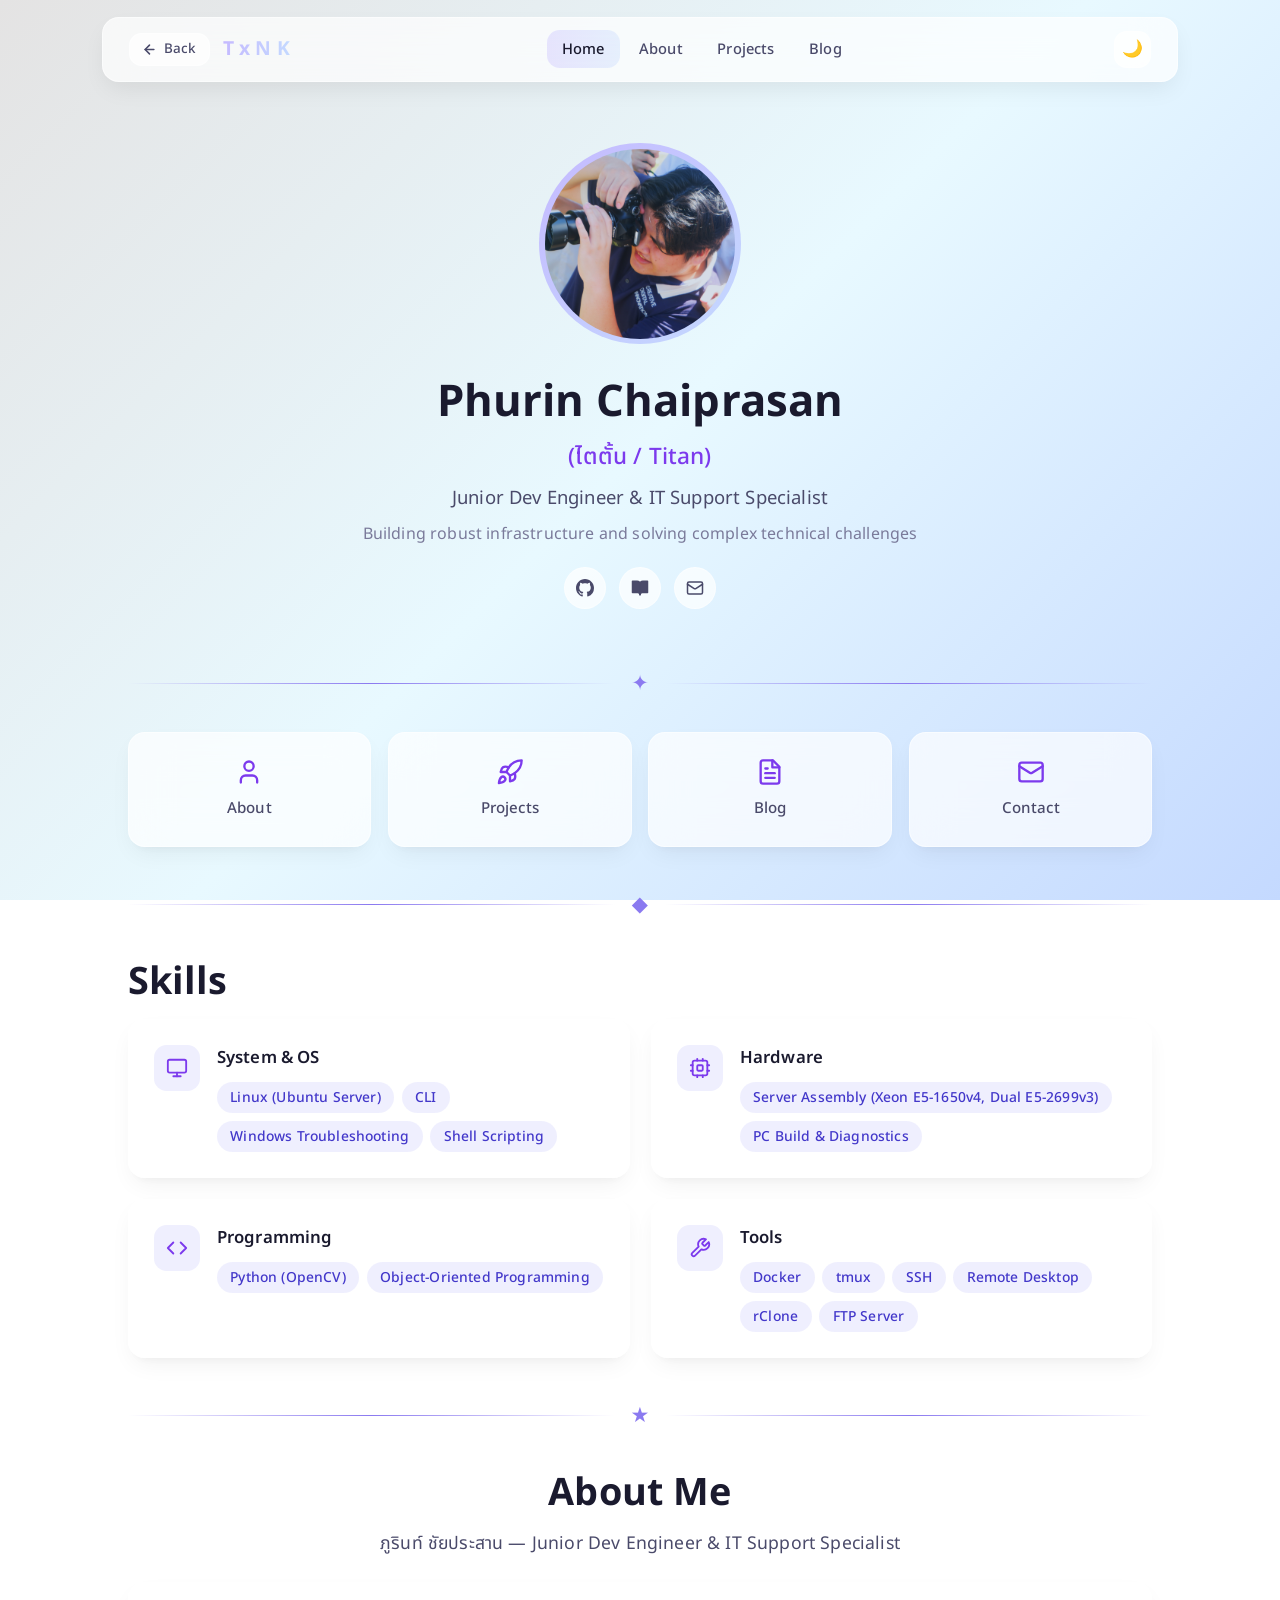
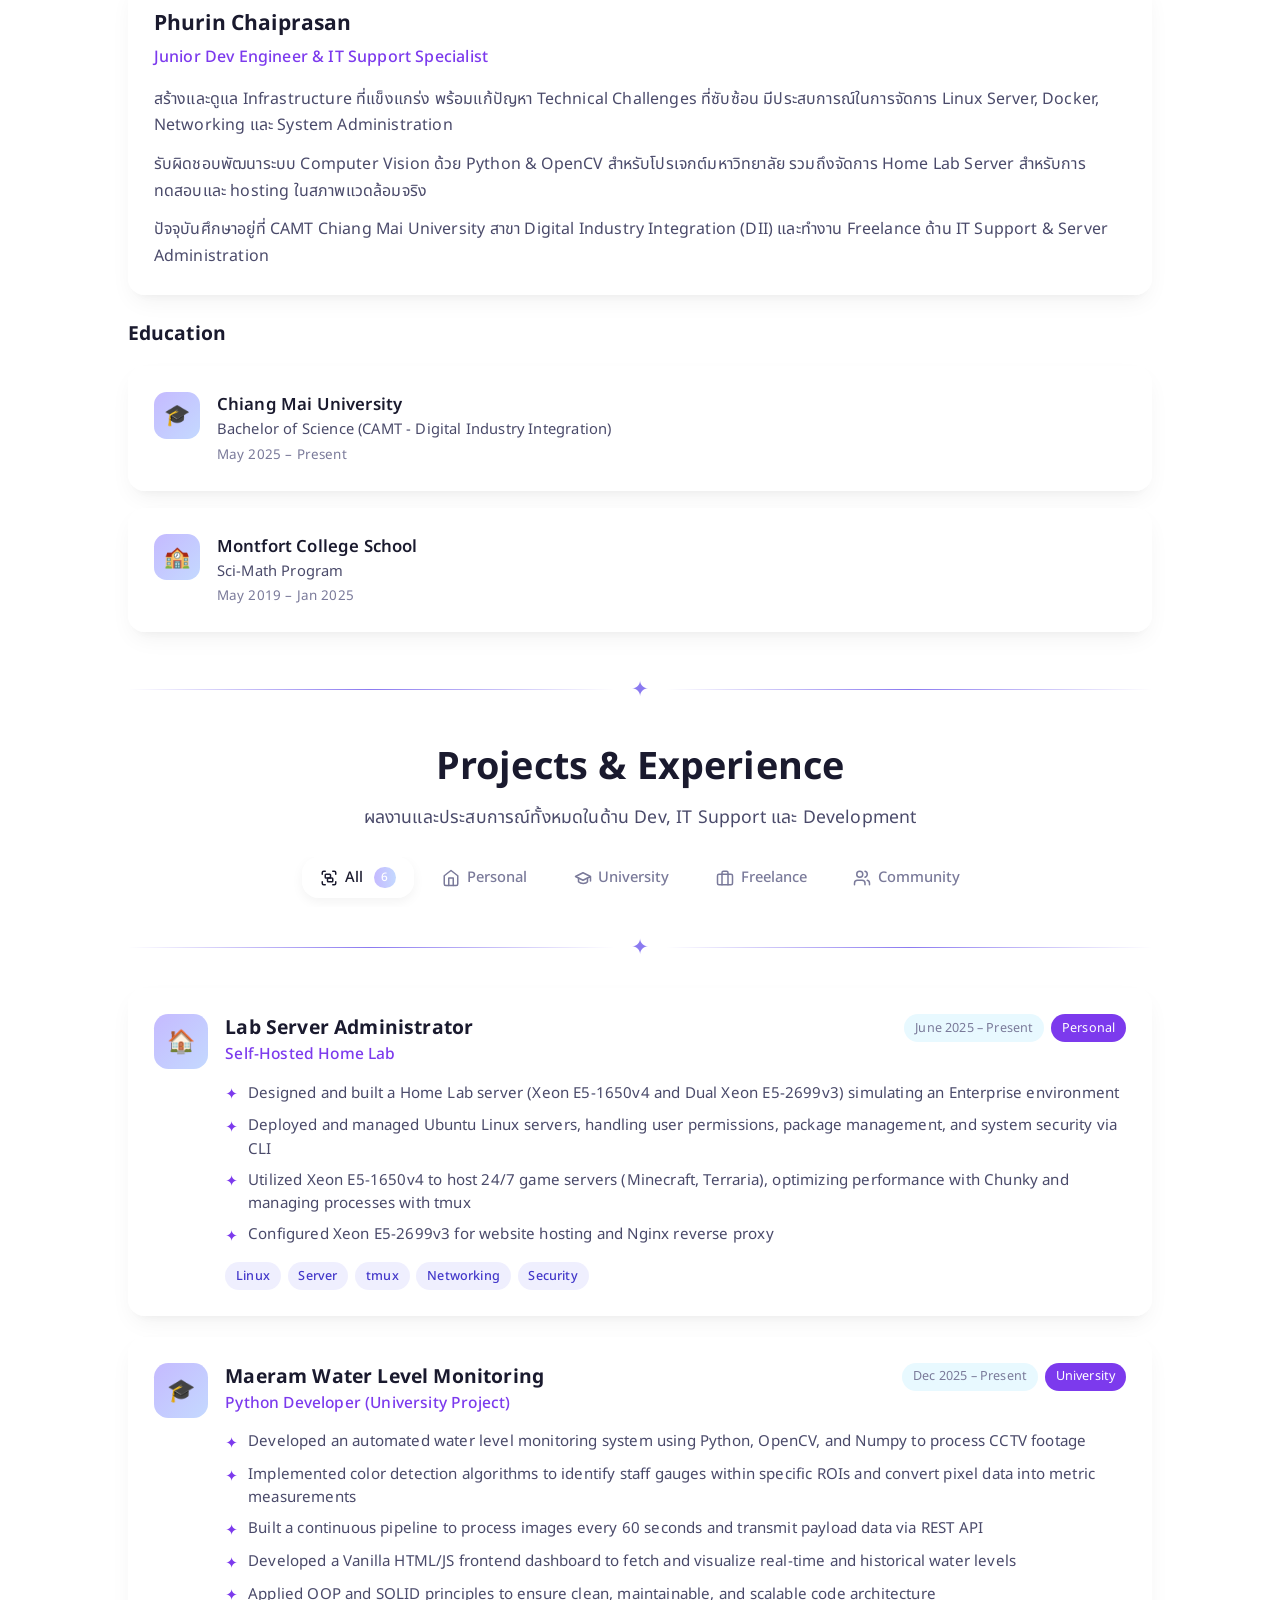
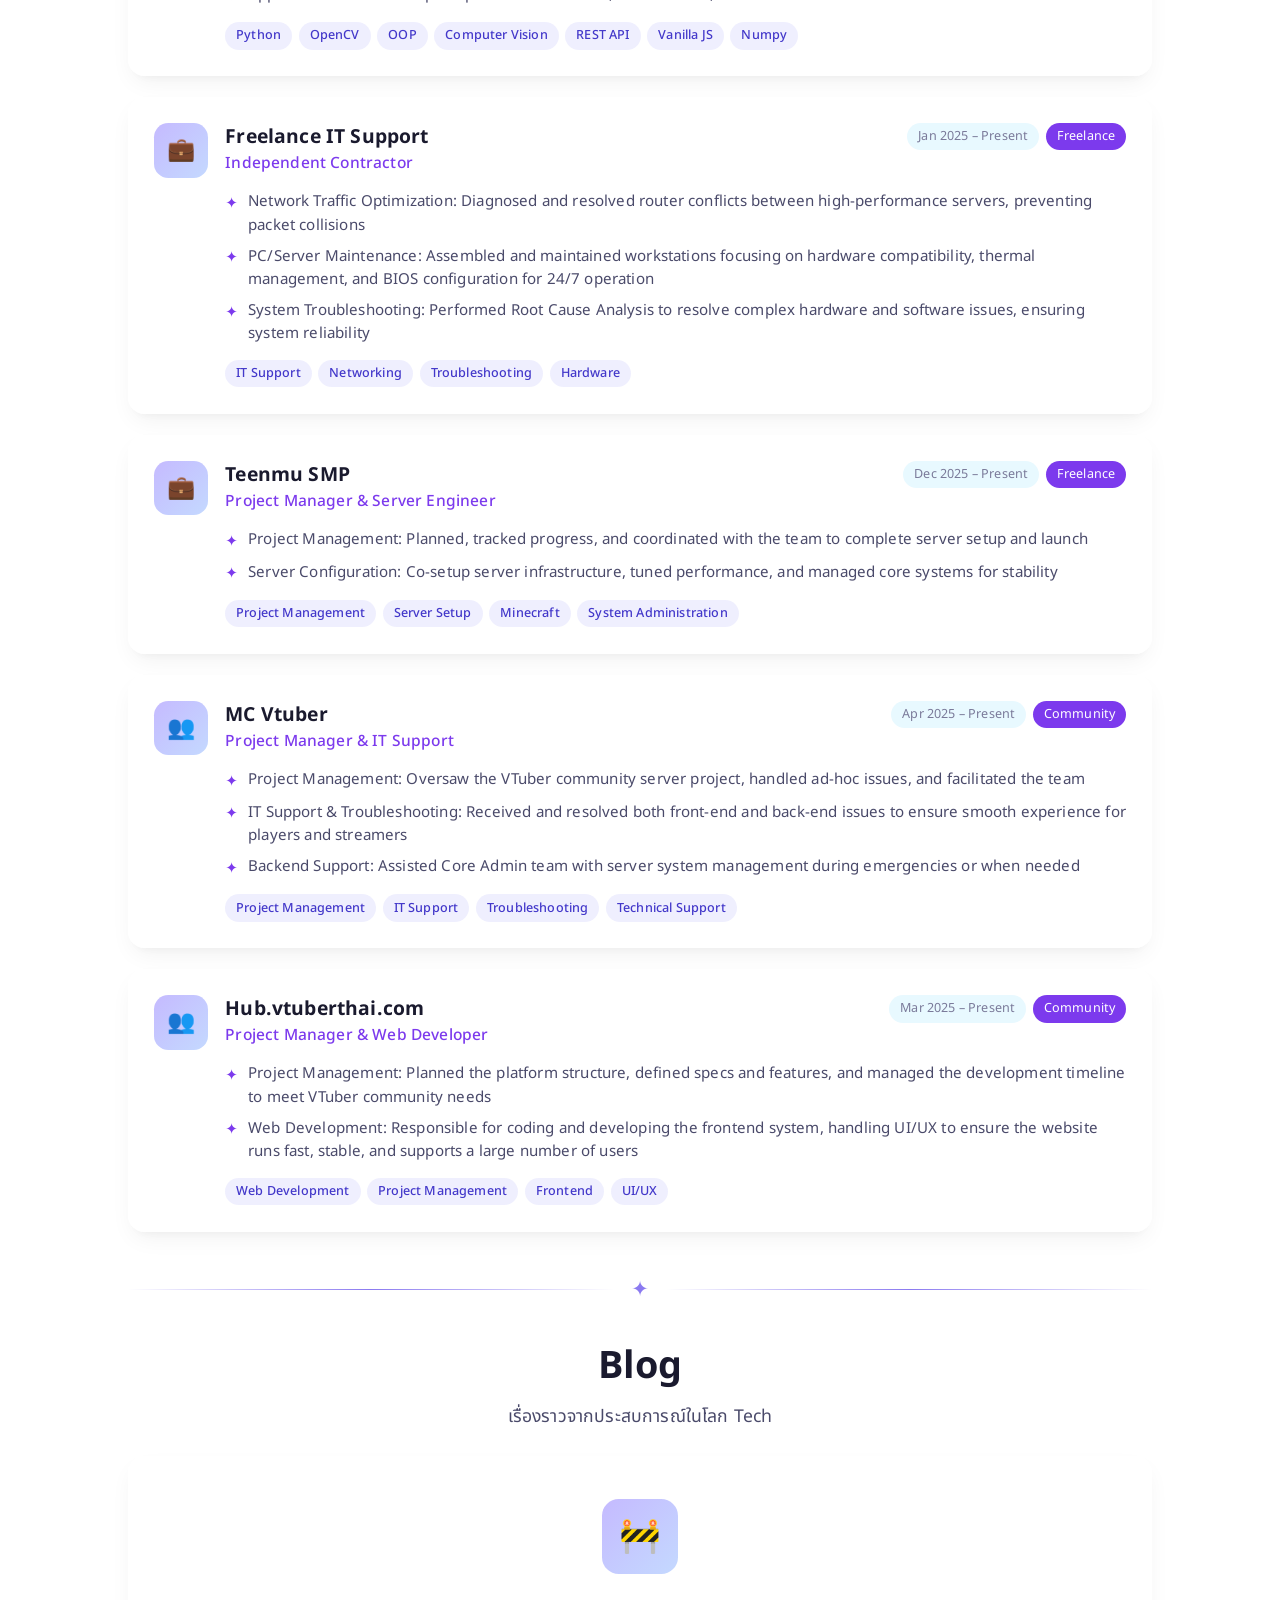
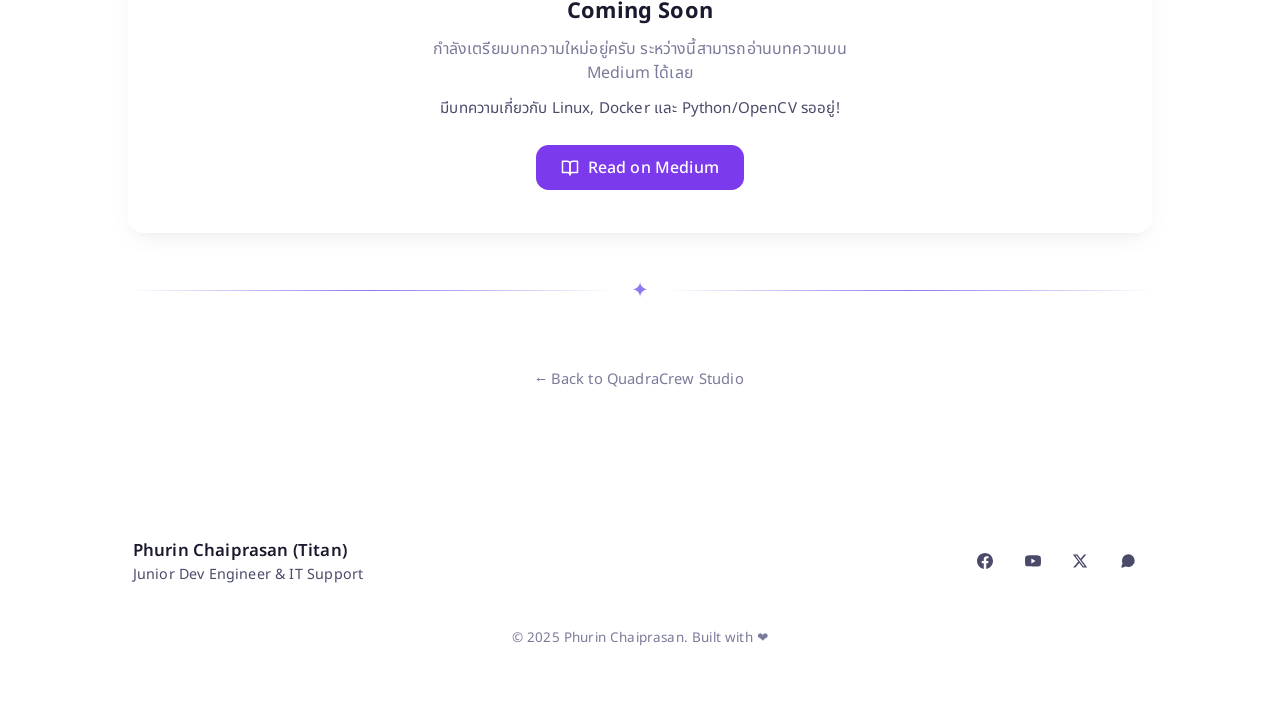
<file: portfolios/member4-dev/portfolio.html>
<!DOCTYPE html>
<html lang="th" data-theme="light">

<head>
    <meta charset="UTF-8">
    <meta name="viewport" content="width=device-width, initial-scale=1.0, maximum-scale=5">
    <meta name="description"
        content="E-Portfolio ของ Phurin Chaiprasan (ภูรินท์ ชัยประสาน) — Junior Dev Engineer & IT Support Specialist, CAMT Chiang Mai University">
    <meta name="keywords" content="Dev, IT Support, Linux, Docker, Python, Server Administration">
    <meta property="og:title" content="Phurin Chaiprasan (Titan) | Dev Engineer">
    <meta property="og:description" content="Junior Dev Engineer & IT Support Specialist">
    <meta property="og:type" content="website">
    <title>Portfolio | Phurin Chaiprasan (Titan)</title>
    <link rel="icon" type="image/svg+xml"
        href="data:image/svg+xml,<svg xmlns='http://www.w3.org/2000/svg' viewBox='0 0 100 100'><rect width='100' height='100' rx='20' fill='%230a0a0f' stroke='%239d8af2' stroke-width='4'/><text x='50' y='72' font-family='monospace' font-size='55' font-weight='bold' fill='%239d8af2' text-anchor='middle'>T</text></svg>">

    <!-- Google Fonts -->
    <link rel="preconnect" href="https://fonts.googleapis.com">
    <link rel="preconnect" href="https://fonts.gstatic.com" crossorigin>
    <link
        href="https://fonts.googleapis.com/css2?family=Noto+Sans+Thai:wght@300;400;500;600;700&family=NTR&family=Geist+Mono:wght@400;500;600&display=swap"
        rel="stylesheet">

    <!-- Stylesheet -->
    <link rel="stylesheet" href="css/portfolio.css">
</head>

<body>

    <!-- ═══════════ NAVBAR ═══════════ -->
    <header class="port-nav">
        <nav class="port-nav__inner">
            <div class="port-nav__content">
                <div class="port-nav__left">
                    <a href="../../team.html" class="port-nav__back-btn" title="Back to Team">
                        <svg width="15" height="15" viewBox="0 0 24 24" fill="none" stroke="currentColor" stroke-width="2.5" stroke-linecap="round" stroke-linejoin="round">
                            <path d="M19 12H5"/><path d="m12 19-7-7 7-7"/>
                        </svg>
                        <span>Back</span>
                    </a>
                    <a href="index.html" class="port-nav__logo">T x N K</a>
                </div>

                <!-- Desktop nav links -->
                <div class="port-nav__links">
                    <a href="#home" class="port-nav__link active">Home</a>
                    <a href="#about" class="port-nav__link">About</a>
                    <a href="#projects" class="port-nav__link">Projects</a>
                    <a href="#blog" class="port-nav__link">Blog</a>
                </div>

                <div class="port-nav__controls">
                    <button class="port-nav__theme-btn" id="themeToggle" title="Toggle theme">🌙</button>
                    <button class="port-nav__menu-btn" id="menuToggle" aria-label="Toggle menu">☰</button>
                </div>
            </div>

            <!-- Mobile dropdown -->
            <div class="port-nav__mobile" id="mobileMenu">
                <a href="../../team.html" class="port-nav__mobile-link" style="color:var(--color-accent); font-weight:600;">← Back to QuadraCrew Team</a>
                <a href="#home" class="port-nav__mobile-link active">Home</a>
                <a href="#about" class="port-nav__mobile-link">About</a>
                <a href="#projects" class="port-nav__mobile-link">Projects</a>
                <a href="#blog" class="port-nav__mobile-link">Blog</a>
            </div>
        </nav>
    </header>

    <!-- ═══════════ MAIN CONTENT ═══════════ -->
    <main class="page-container">

        <!-- ─── HERO (Home) ─── -->
        <section id="home" class="hero-section reveal-up">
            <div class="hero-avatar">
                <img src="avatar.JPG" alt="Phurin Chaiprasan">
            </div>

            <h1 class="hero-name">Phurin Chaiprasan</h1>
            <p class="hero-nickname">(ไตตั้น / Titan)</p>
            <p class="hero-role">Junior Dev Engineer & IT Support Specialist</p>
            <p class="hero-tagline">Building robust infrastructure and solving complex technical challenges</p>

            <!-- Social Icons -->
            <div class="social-icons">
                <a href="https://github.com/Zr-TxNK" target="_blank" rel="noopener noreferrer" class="social-icon"
                    title="GitHub">
                    <svg viewBox="0 0 24 24">
                        <path
                            d="M12 0C5.37 0 0 5.37 0 12c0 5.31 3.435 9.795 8.205 11.385.6.105.825-.255.825-.57 0-.285-.015-1.23-.015-2.235-3.015.555-3.795-.735-4.035-1.41-.135-.345-.72-1.41-1.23-1.695-.42-.225-1.02-.78-.015-.795.945-.015 1.62.87 1.845 1.23 1.08 1.815 2.805 1.305 3.495.99.105-.78.42-1.305.765-1.605-2.67-.3-5.46-1.335-5.46-5.925 0-1.305.465-2.385 1.23-3.225-.12-.3-.54-1.53.12-3.18 0 0 1.005-.315 3.3 1.23.96-.27 1.98-.405 3-.405s2.04.135 3 .405c2.295-1.56 3.3-1.23 3.3-1.23.66 1.65.24 2.88.12 3.18.765.84 1.23 1.905 1.23 3.225 0 4.605-2.805 5.625-5.475 5.925.435.375.81 1.095.81 2.22 0 1.605-.015 2.895-.015 3.3 0 .315.225.69.825.57A12.02 12.02 0 0024 12c0-6.63-5.37-12-12-12z" />
                    </svg>
                </a>
                <a href="https://medium.com/@phurin.cps" target="_blank" rel="noopener noreferrer" class="social-icon"
                    title="Medium">
                    <svg viewBox="0 0 24 24" fill="none" stroke="currentColor" stroke-width="2" stroke-linecap="round"
                        stroke-linejoin="round">
                        <path d="M2 3h6a4 4 0 0 1 4 4v14a3 3 0 0 0-3-3H2z" />
                        <path d="M22 3h-6a4 4 0 0 0-4 4v14a3 3 0 0 1 3-3h7z" />
                    </svg>
                </a>
                <a href="mailto:phurin.cps@gmail.com" class="social-icon social-icon--mail" title="Email">
                    <svg viewBox="0 0 24 24" fill="none" stroke="currentColor" stroke-width="2" stroke-linecap="round"
                        stroke-linejoin="round">
                        <rect width="20" height="16" x="2" y="4" rx="2" />
                        <path d="m22 7-8.97 5.7a1.94 1.94 0 0 1-2.06 0L2 7" />
                    </svg>
                </a>
            </div>
        </section>

        <!-- Divider -->
        <div class="divider-fancy">
            <span class="divider-line"></span>
            <span class="divider-star">✦</span>
            <span class="divider-line"></span>
        </div>

        <!-- ─── Quick Links ─── -->
        <section class="section reveal-up">
            <div class="quick-links">
                <a href="#about" class="card card-hover quick-link">
                    <span class="quick-link__icon">
                        <svg width="28" height="28" viewBox="0 0 24 24" fill="none" stroke="currentColor"
                            stroke-width="2" stroke-linecap="round" stroke-linejoin="round">
                            <path d="M19 21v-2a4 4 0 0 0-4-4H9a4 4 0 0 0-4 4v2" />
                            <circle cx="12" cy="7" r="4" />
                        </svg>
                    </span>
                    <span class="quick-link__label">About</span>
                </a>
                <a href="#projects" class="card card-hover quick-link">
                    <span class="quick-link__icon">
                        <svg width="28" height="28" viewBox="0 0 24 24" fill="none" stroke="currentColor"
                            stroke-width="2" stroke-linecap="round" stroke-linejoin="round">
                            <path
                                d="M4.5 16.5c-1.5 1.26-2 5-2 5s3.74-.5 5-2c.71-.84.7-2.13-.09-2.91a2.18 2.18 0 0 0-2.91-.09z" />
                            <path
                                d="m12 15-3-3a22 22 0 0 1 2-3.95A12.88 12.88 0 0 1 22 2c0 2.72-.78 7.5-6 11a22.35 22.35 0 0 1-4 2z" />
                            <path d="M9 12H4s.55-3.03 2-4c1.62-1.08 5 0 5 0" />
                            <path d="M12 15v5s3.03-.55 4-2c1.08-1.62 0-5 0-5" />
                        </svg>
                    </span>
                    <span class="quick-link__label">Projects</span>
                </a>
                <a href="#blog" class="card card-hover quick-link">
                    <span class="quick-link__icon">
                        <svg width="28" height="28" viewBox="0 0 24 24" fill="none" stroke="currentColor"
                            stroke-width="2" stroke-linecap="round" stroke-linejoin="round">
                            <path d="M14.5 2H6a2 2 0 0 0-2 2v16a2 2 0 0 0 2 2h12a2 2 0 0 0 2-2V7.5L14.5 2z" />
                            <polyline points="14 2 14 8 20 8" />
                            <line x1="16" x2="8" y1="13" y2="13" />
                            <line x1="16" x2="8" y1="17" y2="17" />
                            <line x1="10" x2="8" y1="9" y2="9" />
                        </svg>
                    </span>
                    <span class="quick-link__label">Blog</span>
                </a>
                <a href="mailto:phurin.cps@gmail.com" class="card card-hover quick-link">
                    <span class="quick-link__icon">
                        <svg width="28" height="28" viewBox="0 0 24 24" fill="none" stroke="currentColor"
                            stroke-width="2" stroke-linecap="round" stroke-linejoin="round">
                            <rect width="20" height="16" x="2" y="4" rx="2" />
                            <path d="m22 7-8.97 5.7a1.94 1.94 0 0 1-2.06 0L2 7" />
                        </svg>
                    </span>
                    <span class="quick-link__label">Contact</span>
                </a>
            </div>
        </section>

        <!-- Divider -->
        <div class="divider-fancy">
            <span class="divider-line"></span>
            <span class="divider-star">◆</span>
            <span class="divider-line"></span>
        </div>

        <!-- ─── Skills Preview ─── -->
        <section class="section reveal-up">
            <h2 class="section-heading">Skills</h2>
            <div class="skills-grid">
                <!-- System & OS -->
                <div class="card card-hover">
                    <div class="skill-card__header">
                        <div class="skill-card__icon">
                            <svg width="22" height="22" viewBox="0 0 24 24" fill="none" stroke="currentColor"
                                stroke-width="2" stroke-linecap="round" stroke-linejoin="round">
                                <rect width="20" height="14" x="2" y="3" rx="2" />
                                <line x1="8" x2="16" y1="21" y2="21" />
                                <line x1="12" x2="12" y1="17" y2="21" />
                            </svg>
                        </div>
                        <div style="flex:1;">
                            <h3 class="skill-card__title">System & OS</h3>
                            <div class="skill-tags">
                                <span class="skill-tag">Linux (Ubuntu Server)</span>
                                <span class="skill-tag">CLI</span>
                                <span class="skill-tag">Windows Troubleshooting</span>
                                <span class="skill-tag">Shell Scripting</span>
                            </div>
                        </div>
                    </div>
                </div>

                <!-- Hardware -->
                <div class="card card-hover">
                    <div class="skill-card__header">
                        <div class="skill-card__icon">
                            <svg width="22" height="22" viewBox="0 0 24 24" fill="none" stroke="currentColor"
                                stroke-width="2" stroke-linecap="round" stroke-linejoin="round">
                                <rect width="16" height="16" x="4" y="4" rx="2" />
                                <rect width="6" height="6" x="9" y="9" rx="1" />
                                <path d="M15 2v2" />
                                <path d="M15 20v2" />
                                <path d="M2 15h2" />
                                <path d="M2 9h2" />
                                <path d="M20 15h2" />
                                <path d="M20 9h2" />
                                <path d="M9 2v2" />
                                <path d="M9 20v2" />
                            </svg>
                        </div>
                        <div style="flex:1;">
                            <h3 class="skill-card__title">Hardware</h3>
                            <div class="skill-tags">
                                <span class="skill-tag">Server Assembly (Xeon E5-1650v4, Dual E5-2699v3)</span>
                                <span class="skill-tag">PC Build & Diagnostics</span>
                            </div>
                        </div>
                    </div>
                </div>

                <!-- Programming -->
                <div class="card card-hover">
                    <div class="skill-card__header">
                        <div class="skill-card__icon">
                            <svg width="22" height="22" viewBox="0 0 24 24" fill="none" stroke="currentColor"
                                stroke-width="2" stroke-linecap="round" stroke-linejoin="round">
                                <polyline points="16 18 22 12 16 6" />
                                <polyline points="8 6 2 12 8 18" />
                            </svg>
                        </div>
                        <div style="flex:1;">
                            <h3 class="skill-card__title">Programming</h3>
                            <div class="skill-tags">
                                <span class="skill-tag">Python (OpenCV)</span>
                                <span class="skill-tag">Object-Oriented Programming</span>
                            </div>
                        </div>
                    </div>
                </div>

                <!-- Tools -->
                <div class="card card-hover">
                    <div class="skill-card__header">
                        <div class="skill-card__icon">
                            <svg width="22" height="22" viewBox="0 0 24 24" fill="none" stroke="currentColor"
                                stroke-width="2" stroke-linecap="round" stroke-linejoin="round">
                                <path
                                    d="M14.7 6.3a1 1 0 0 0 0 1.4l1.6 1.6a1 1 0 0 0 1.4 0l3.77-3.77a6 6 0 0 1-7.94 7.94l-6.91 6.91a2.12 2.12 0 0 1-3-3l6.91-6.91a6 6 0 0 1 7.94-7.94l-3.76 3.76z" />
                            </svg>
                        </div>
                        <div style="flex:1;">
                            <h3 class="skill-card__title">Tools</h3>
                            <div class="skill-tags">
                                <span class="skill-tag">Docker</span>
                                <span class="skill-tag">tmux</span>
                                <span class="skill-tag">SSH</span>
                                <span class="skill-tag">Remote Desktop</span>
                                <span class="skill-tag">rClone</span>
                                <span class="skill-tag">FTP Server</span>
                            </div>
                        </div>
                    </div>
                </div>
            </div>
        </section>

        <!-- Divider -->
        <div class="divider-fancy">
            <span class="divider-line"></span>
            <span class="divider-star">★</span>
            <span class="divider-line"></span>
        </div>

        <!-- ═══════════ ABOUT SECTION ═══════════ -->
        <section id="about" class="section reveal-up">
            <div style="margin-bottom: 1.5rem; text-align: center;">
                <h2 class="section-heading">About Me</h2>
                <p class="section-subtitle">ภูรินท์ ชัยประสาน — Junior Dev Engineer & IT Support Specialist</p>
            </div>

            <!-- Bio Card -->
            <div class="card" style="margin-bottom: 1.5rem;">
                <h3 style="font-size:1.25rem; font-weight:700; color:var(--color-text-primary); margin-bottom:0.35rem;">
                    Phurin Chaiprasan</h3>
                <p style="color:#7c3aed; font-weight:500; font-size:0.95rem; margin-bottom:1rem;">Junior Dev Engineer
                    & IT Support Specialist</p>
                <div
                    style="display:flex; flex-direction:column; gap:0.75rem; color:var(--color-text-secondary); line-height:1.65; font-size:0.95rem;">
                    <p>สร้างและดูแล Infrastructure ที่แข็งแกร่ง พร้อมแก้ปัญหา Technical Challenges ที่ซับซ้อน
                        มีประสบการณ์ในการจัดการ Linux Server, Docker, Networking และ System Administration</p>
                    <p>รับผิดชอบพัฒนาระบบ Computer Vision ด้วย Python & OpenCV สำหรับโปรเจกต์มหาวิทยาลัย
                        รวมถึงจัดการ Home Lab Server สำหรับการทดสอบและ hosting ในสภาพแวดล้อมจริง</p>
                    <p>ปัจจุบันศึกษาอยู่ที่ CAMT Chiang Mai University สาขา Digital Industry Integration (DII)
                        และทำงาน Freelance ด้าน IT Support & Server Administration</p>
                </div>
            </div>

            <!-- Education Subsection -->
            <h3 style="font-size:1.15rem; font-weight:700; color:var(--color-text-primary); margin-bottom:1rem;">
                Education</h3>
            <div class="edu-list">
                <div class="card">
                    <div class="edu-card__inner">
                        <div class="edu-icon">🎓</div>
                        <div class="edu-info">
                            <h3>Chiang Mai University</h3>
                            <p>Bachelor of Science (CAMT - Digital Industry Integration)</p>
                            <div class="edu-period">May 2025 – Present</div>
                        </div>
                    </div>
                </div>
                <div class="card">
                    <div class="edu-card__inner">
                        <div class="edu-icon">🏫</div>
                        <div class="edu-info">
                            <h3>Montfort College School</h3>
                            <p>Sci-Math Program</p>
                            <div class="edu-period">May 2019 – Jan 2025</div>
                        </div>
                    </div>
                </div>
            </div>
        </section>

        <!-- Divider -->
        <div class="divider-fancy">
            <span class="divider-line"></span>
            <span class="divider-star">✦</span>
            <span class="divider-line"></span>
        </div>

        <!-- ═══════════ PROJECTS SECTION ═══════════ -->
        <section id="projects" class="section reveal-up">
            <div style="margin-bottom: 1.5rem; text-align: center;">
                <h2 class="section-heading">Projects & Experience</h2>
                <p class="section-subtitle">ผลงานและประสบการณ์ทั้งหมดในด้าน Dev, IT Support และ Development</p>
            </div>

            <!-- Filter Tabs -->
            <div class="filter-tabs" id="filterTabs">
                <button class="filter-tab active" data-filter="all">
                    <svg width="18" height="18" viewBox="0 0 24 24" fill="none" stroke="currentColor" stroke-width="2"
                        stroke-linecap="round" stroke-linejoin="round">
                        <path d="M3 7V5c0-1.1.9-2 2-2h2" />
                        <path d="M17 3h2c1.1 0 2 .9 2 2v2" />
                        <path d="M21 17v2c0 1.1-.9 2-2 2h-2" />
                        <path d="M7 21H5c-1.1 0-2-.9-2-2v-2" />
                        <rect width="7" height="5" x="7" y="7" rx="1" />
                        <rect width="7" height="5" x="10" y="12" rx="1" />
                    </svg>
                    All
                </button>
                <button class="filter-tab" data-filter="personal">
                    <svg width="18" height="18" viewBox="0 0 24 24" fill="none" stroke="currentColor" stroke-width="2"
                        stroke-linecap="round" stroke-linejoin="round">
                        <path d="m3 9 9-7 9 7v11a2 2 0 0 1-2 2H5a2 2 0 0 1-2-2z" />
                        <polyline points="9 22 9 12 15 12 15 22" />
                    </svg>
                    Personal
                </button>
                <button class="filter-tab" data-filter="university">
                    <svg width="18" height="18" viewBox="0 0 24 24" fill="none" stroke="currentColor" stroke-width="2"
                        stroke-linecap="round" stroke-linejoin="round">
                        <path d="M22 10v6M2 10l10-5 10 5-10 5z" />
                        <path d="M6 12v5c3 3 10 3 12 0v-5" />
                    </svg>
                    University
                </button>
                <button class="filter-tab" data-filter="freelance">
                    <svg width="18" height="18" viewBox="0 0 24 24" fill="none" stroke="currentColor" stroke-width="2"
                        stroke-linecap="round" stroke-linejoin="round">
                        <rect width="20" height="14" x="2" y="7" rx="2" ry="2" />
                        <path d="M16 21V5a2 2 0 0 0-2-2h-4a2 2 0 0 0-2 2v16" />
                    </svg>
                    Freelance
                </button>
                <button class="filter-tab" data-filter="community">
                    <svg width="18" height="18" viewBox="0 0 24 24" fill="none" stroke="currentColor" stroke-width="2"
                        stroke-linecap="round" stroke-linejoin="round">
                        <path d="M16 21v-2a4 4 0 0 0-4-4H6a4 4 0 0 0-4 4v2" />
                        <circle cx="9" cy="7" r="4" />
                        <path d="M22 21v-2a4 4 0 0 0-3-3.87" />
                        <path d="M16 3.13a4 4 0 0 1 0 7.75" />
                    </svg>
                    Community
                </button>
            </div>

            <div class="divider-fancy" style="margin: 1.5rem 0;">
                <span class="divider-line"></span>
                <span class="divider-star">✦</span>
                <span class="divider-line"></span>
            </div>

            <!-- Projects List -->
            <div class="projects-list" id="projectsList">
                <!-- Project 1: Lab Server -->
                <div class="card card-hover" data-category="personal">
                    <div class="project-header">
                        <div class="project-header__left">
                            <div class="project-icon">🏠</div>
                            <div style="min-width:0;">
                                <h3 class="project-title">Lab Server Administrator</h3>
                                <p class="project-role">Self-Hosted Home Lab</p>
                            </div>
                        </div>
                        <div class="project-badges">
                            <span class="project-badge project-badge--period">June 2025 – Present</span>
                            <span class="project-badge project-badge--category">Personal</span>
                        </div>
                    </div>
                    <ul class="project-desc">
                        <li><span class="bullet">✦</span><span>Designed and built a Home Lab server (Xeon E5-1650v4 and
                                Dual Xeon E5-2699v3) simulating an Enterprise environment</span></li>
                        <li><span class="bullet">✦</span><span>Deployed and managed Ubuntu Linux servers, handling user
                                permissions, package management, and system security via CLI</span></li>
                        <li><span class="bullet">✦</span><span>Utilized Xeon E5-1650v4 to host 24/7 game servers
                                (Minecraft, Terraria), optimizing performance with Chunky and managing processes with
                                tmux</span></li>
                        <li><span class="bullet">✦</span><span>Configured Xeon E5-2699v3 for website hosting and Nginx
                                reverse proxy</span></li>
                    </ul>
                    <div class="project-tags">
                        <span class="project-tag">Linux</span>
                        <span class="project-tag">Server</span>
                        <span class="project-tag">tmux</span>
                        <span class="project-tag">Networking</span>
                        <span class="project-tag">Security</span>
                    </div>
                </div>

                <!-- Project 2: Maeram -->
                <div class="card card-hover" data-category="university">
                    <div class="project-header">
                        <div class="project-header__left">
                            <div class="project-icon">🎓</div>
                            <div style="min-width:0;">
                                <h3 class="project-title">Maeram Water Level Monitoring</h3>
                                <p class="project-role">Python Developer (University Project)</p>
                            </div>
                        </div>
                        <div class="project-badges">
                            <span class="project-badge project-badge--period">Dec 2025 – Present</span>
                            <span class="project-badge project-badge--category">University</span>
                        </div>
                    </div>
                    <ul class="project-desc">
                        <li><span class="bullet">✦</span><span>Developed an automated water level monitoring system
                                using Python, OpenCV, and Numpy to process CCTV footage</span></li>
                        <li><span class="bullet">✦</span><span>Implemented color detection algorithms to identify staff
                                gauges within specific ROIs and convert pixel data into metric measurements</span></li>
                        <li><span class="bullet">✦</span><span>Built a continuous pipeline to process images every 60
                                seconds and transmit payload data via REST API</span></li>
                        <li><span class="bullet">✦</span><span>Developed a Vanilla HTML/JS frontend dashboard to fetch
                                and visualize real-time and historical water levels</span></li>
                        <li><span class="bullet">✦</span><span>Applied OOP and SOLID principles to ensure clean,
                                maintainable, and scalable code architecture</span></li>
                    </ul>
                    <div class="project-tags">
                        <span class="project-tag">Python</span>
                        <span class="project-tag">OpenCV</span>
                        <span class="project-tag">OOP</span>
                        <span class="project-tag">Computer Vision</span>
                        <span class="project-tag">REST API</span>
                        <span class="project-tag">Vanilla JS</span>
                        <span class="project-tag">Numpy</span>
                    </div>
                </div>

                <!-- Project 3: Freelance IT -->
                <div class="card card-hover" data-category="freelance">
                    <div class="project-header">
                        <div class="project-header__left">
                            <div class="project-icon">💼</div>
                            <div style="min-width:0;">
                                <h3 class="project-title">Freelance IT Support</h3>
                                <p class="project-role">Independent Contractor</p>
                            </div>
                        </div>
                        <div class="project-badges">
                            <span class="project-badge project-badge--period">Jan 2025 – Present</span>
                            <span class="project-badge project-badge--category">Freelance</span>
                        </div>
                    </div>
                    <ul class="project-desc">
                        <li><span class="bullet">✦</span><span>Network Traffic Optimization: Diagnosed and resolved
                                router conflicts between high-performance servers, preventing packet collisions</span>
                        </li>
                        <li><span class="bullet">✦</span><span>PC/Server Maintenance: Assembled and maintained
                                workstations focusing on hardware compatibility, thermal management, and BIOS
                                configuration for 24/7 operation</span></li>
                        <li><span class="bullet">✦</span><span>System Troubleshooting: Performed Root Cause Analysis to
                                resolve complex hardware and software issues, ensuring system reliability</span></li>
                    </ul>
                    <div class="project-tags">
                        <span class="project-tag">IT Support</span>
                        <span class="project-tag">Networking</span>
                        <span class="project-tag">Troubleshooting</span>
                        <span class="project-tag">Hardware</span>
                    </div>
                </div>

                <!-- Project 4: Teenmu SMP -->
                <div class="card card-hover" data-category="freelance">
                    <div class="project-header">
                        <div class="project-header__left">
                            <div class="project-icon">💼</div>
                            <div style="min-width:0;">
                                <h3 class="project-title">Teenmu SMP</h3>
                                <p class="project-role">Project Manager & Server Engineer</p>
                            </div>
                        </div>
                        <div class="project-badges">
                            <span class="project-badge project-badge--period">Dec 2025 – Present</span>
                            <span class="project-badge project-badge--category">Freelance</span>
                        </div>
                    </div>
                    <ul class="project-desc">
                        <li><span class="bullet">✦</span><span>Project Management: Planned, tracked progress, and
                                coordinated with the team to complete server setup and launch</span></li>
                        <li><span class="bullet">✦</span><span>Server Configuration: Co-setup server infrastructure,
                                tuned performance, and managed core systems for stability</span></li>
                    </ul>
                    <div class="project-tags">
                        <span class="project-tag">Project Management</span>
                        <span class="project-tag">Server Setup</span>
                        <span class="project-tag">Minecraft</span>
                        <span class="project-tag">System Administration</span>
                    </div>
                </div>

                <!-- Project 5: MC Vtuber -->
                <div class="card card-hover" data-category="community">
                    <div class="project-header">
                        <div class="project-header__left">
                            <div class="project-icon">👥</div>
                            <div style="min-width:0;">
                                <h3 class="project-title">MC Vtuber</h3>
                                <p class="project-role">Project Manager & IT Support</p>
                            </div>
                        </div>
                        <div class="project-badges">
                            <span class="project-badge project-badge--period">Apr 2025 – Present</span>
                            <span class="project-badge project-badge--category">Community</span>
                        </div>
                    </div>
                    <ul class="project-desc">
                        <li><span class="bullet">✦</span><span>Project Management: Oversaw the VTuber community server
                                project, handled ad-hoc issues, and facilitated the team</span></li>
                        <li><span class="bullet">✦</span><span>IT Support & Troubleshooting: Received and resolved both
                                front-end and back-end issues to ensure smooth experience for players and
                                streamers</span></li>
                        <li><span class="bullet">✦</span><span>Backend Support: Assisted Core Admin team with server
                                system management during emergencies or when needed</span></li>
                    </ul>
                    <div class="project-tags">
                        <span class="project-tag">Project Management</span>
                        <span class="project-tag">IT Support</span>
                        <span class="project-tag">Troubleshooting</span>
                        <span class="project-tag">Technical Support</span>
                    </div>
                </div>

                <!-- Project 6: Hub.vtuberthai -->
                <div class="card card-hover" data-category="community">
                    <div class="project-header">
                        <div class="project-header__left">
                            <div class="project-icon">👥</div>
                            <div style="min-width:0;">
                                <h3 class="project-title">Hub.vtuberthai.com</h3>
                                <p class="project-role">Project Manager & Web Developer</p>
                            </div>
                        </div>
                        <div class="project-badges">
                            <span class="project-badge project-badge--period">Mar 2025 – Present</span>
                            <span class="project-badge project-badge--category">Community</span>
                        </div>
                    </div>
                    <ul class="project-desc">
                        <li><span class="bullet">✦</span><span>Project Management: Planned the platform structure,
                                defined specs and features, and managed the development timeline to meet VTuber
                                community needs</span></li>
                        <li><span class="bullet">✦</span><span>Web Development: Responsible for coding and developing
                                the frontend system, handling UI/UX to ensure the website runs fast, stable, and
                                supports a large number of users</span></li>
                    </ul>
                    <div class="project-tags">
                        <span class="project-tag">Web Development</span>
                        <span class="project-tag">Project Management</span>
                        <span class="project-tag">Frontend</span>
                        <span class="project-tag">UI/UX</span>
                    </div>
                </div>
            </div>
        </section>

        <!-- Divider -->
        <div class="divider-fancy">
            <span class="divider-line"></span>
            <span class="divider-star">✦</span>
            <span class="divider-line"></span>
        </div>

        <!-- ═══════════ BLOG SECTION ═══════════ -->
        <section id="blog" class="section reveal-up">
            <div style="margin-bottom: 1.5rem; text-align: center;">
                <h2 class="section-heading">Blog</h2>
                <p class="section-subtitle">เรื่องราวจากประสบการณ์ในโลก Tech</p>
            </div>

            <!-- Coming Soon Card -->
            <div class="card" style="text-align:center; padding: 2.5rem 1.5rem;">
                <div style="display:flex; justify-content:center; margin-bottom:1.25rem;">
                    <div
                        style="width:4.5rem; height:4.5rem; border-radius:1rem; background:linear-gradient(to bottom right, #C5BAFF, #C4D9FF); display:flex; align-items:center; justify-content:center; color:white; font-size:2rem;">
                        🚧
                    </div>
                </div>
                <h3 style="font-size:1.3rem; font-weight:700; color:var(--color-text-primary); margin-bottom:0.5rem;">
                    Coming Soon</h3>
                <p style="font-size:0.95rem; color:var(--color-text-muted); max-width:28rem; margin:0 auto 0.75rem;">
                    กำลังเตรียมบทความใหม่อยู่ครับ ระหว่างนี้สามารถอ่านบทความบน Medium ได้เลย
                </p>
                <p style="font-size:0.9rem; color:var(--color-text-secondary); max-width:28rem; margin:0 auto 1.5rem;">
                    มีบทความเกี่ยวกับ Linux, Docker และ Python/OpenCV รออยู่!
                </p>
                <a href="https://medium.com/@phurin.cps" target="_blank" rel="noopener noreferrer"
                    style="display:inline-flex; align-items:center; gap:0.5rem; padding:0.6rem 1.5rem; background:#7c3aed; color:white; font-weight:500; border-radius:0.75rem; transition:opacity 0.2s; font-size:0.95rem;">
                    <svg width="18" height="18" viewBox="0 0 24 24" fill="none" stroke="currentColor" stroke-width="2"
                        stroke-linecap="round" stroke-linejoin="round">
                        <path d="M2 3h6a4 4 0 0 1 4 4v14a3 3 0 0 0-3-3H2z" />
                        <path d="M22 3h-6a4 4 0 0 0-4 4v14a3 3 0 0 1 3-3h7z" />
                    </svg>
                    Read on Medium
                </a>
            </div>
        </section>

        <!-- Divider -->
        <div class="divider-fancy">
            <span class="divider-line"></span>
            <span class="divider-star">✦</span>
            <span class="divider-line"></span>
        </div>

        <!-- Back to QuadraCrew -->
        <div style="text-align: center; padding: 1rem 0 1.5rem;">
            <a href="../../team.html" class="back-to-quadracrew">
                ← Back to QuadraCrew Studio
            </a>
        </div>
    </main>

    <!-- ═══════════ FOOTER ═══════════ -->
    <footer class="port-footer">
        <div class="port-footer__inner">
            <div class="port-footer__card">
                <div class="port-footer__top">
                    <div class="port-footer__info">
                        <p class="port-footer__name">Phurin Chaiprasan (Titan)</p>
                        <p class="port-footer__role">Junior Dev Engineer & IT Support</p>
                    </div>
                    <div class="port-footer__socials">
                        <!-- Facebook -->
                        <a href="https://www.facebook.com/phurin.chaiprasan" target="_blank" rel="noopener noreferrer"
                            class="port-footer__social-link" title="Facebook">
                            <svg viewBox="0 0 24 24">
                                <path
                                    d="M24 12.073c0-6.627-5.373-12-12-12s-12 5.373-12 12c0 5.99 4.388 10.954 10.125 11.854v-8.385H7.078v-3.47h3.047V9.43c0-3.007 1.792-4.669 4.533-4.669 1.312 0 2.686.235 2.686.235v2.953H15.83c-1.491 0-1.956.925-1.956 1.874v2.25h3.328l-.532 3.47h-2.796v8.385C19.612 23.027 24 18.062 24 12.073z" />
                            </svg>
                        </a>
                        <!-- YouTube -->
                        <a href="https://www.youtube.com/@TxNK-Ch" target="_blank" rel="noopener noreferrer"
                            class="port-footer__social-link" title="YouTube">
                            <svg viewBox="0 0 24 24">
                                <path
                                    d="M23.498 6.186a3.016 3.016 0 0 0-2.122-2.136C19.505 3.545 12 3.545 12 3.545s-7.505 0-9.377.505A3.017 3.017 0 0 0 .502 6.186C0 8.07 0 12 0 12s0 3.93.502 5.814a3.016 3.016 0 0 0 2.122 2.136c1.871.505 9.376.505 9.376.505s7.505 0 9.377-.505a3.015 3.015 0 0 0 2.122-2.136C24 15.93 24 12 24 12s0-3.93-.502-5.814zM9.545 15.568V8.432L15.818 12l-6.273 3.568z" />
                            </svg>
                        </a>
                        <!-- X/Twitter -->
                        <a href="https://x.com/TxNK09" target="_blank" rel="noopener noreferrer"
                            class="port-footer__social-link" title="X">
                            <svg viewBox="0 0 24 24">
                                <path
                                    d="M18.244 2.25h3.308l-7.227 8.26 8.502 11.24H16.17l-5.214-6.817L4.99 21.75H1.68l7.73-8.835L1.254 2.25H8.08l4.713 6.231zm-1.161 17.52h1.833L7.084 4.126H5.117z" />
                            </svg>
                        </a>
                        <!-- Discord -->
                        <a href="https://discord.com/users/769467923613483019" target="_blank" rel="noopener noreferrer"
                            class="port-footer__social-link" title="Discord">
                            <svg width="16" height="16" viewBox="0 0 24 24" fill="none" stroke="currentColor"
                                stroke-width="2" stroke-linecap="round" stroke-linejoin="round">
                                <path
                                    d="M21 11.5a8.38 8.38 0 0 1-.9 3.8 8.5 8.5 0 0 1-7.6 4.7 8.38 8.38 0 0 1-3.8-.9L3 21l1.9-5.7a8.38 8.38 0 0 1-.9-3.8 8.5 8.5 0 0 1 4.7-7.6 8.38 8.38 0 0 1 3.8-.9h.5a8.48 8.48 0 0 1 8 8v.5z" />
                            </svg>
                        </a>
                    </div>
                </div>
                <div class="port-footer__bottom">
                    <p class="port-footer__copy">© 2025 Phurin Chaiprasan. Built with ❤️</p>
                </div>
            </div>
        </div>
    </footer>

    <!-- Scripts -->
    <script src="js/portfolio.js"></script>
</body>

</html>
</file>
<file: css/style.css>
/* ========================================================================
   QuadraCrew Studio — Global Design System (style.css)
   Brand: Deep Void dark theme with Electric Blue & Cyan Pulse accents
   ======================================================================== */

/* ── CSS Custom Properties (Design Tokens) ── */
:root {
  /* Color Palette */
  --color-deep-void:      #080D1A;
  --color-surface-navy:   #0F172A;
  --color-elevated:       #1E293B;
  --color-elevated-hover: #263548;
  --color-electric-blue:  #3B82F6;
  --color-cyan-pulse:     #06B6D4;
  --color-crisp-white:    #F8FAFC;
  --color-slate-gray:     #94A3B8;
  --color-slate-dim:      #64748B;
  --color-success:        #22C55E;
  --color-warning:        #F59E0B;
  --color-danger:         #EF4444;

  /* Gradients */
  --gradient-brand:       linear-gradient(135deg, #3B82F6 0%, #06B6D4 100%);
  --gradient-brand-hover: linear-gradient(135deg, #2563EB 0%, #0891B2 100%);
  --gradient-hero-bg:     linear-gradient(180deg, #080D1A 0%, #0F172A 60%, #0A1628 100%);
  --gradient-glow:        radial-gradient(ellipse at 50% 0%, rgba(59,130,246,0.12) 0%, transparent 60%);

  /* Typography */
  --font-display:  'Space Grotesk', system-ui, sans-serif;
  --font-body:     'Inter', system-ui, sans-serif;
  --font-mono:     'JetBrains Mono', 'Fira Code', monospace;

  /* Font Sizes (clamp for fluid typography) */
  --text-xs:    clamp(0.7rem, 0.65rem + 0.25vw, 0.75rem);
  --text-sm:    clamp(0.8rem, 0.75rem + 0.25vw, 0.875rem);
  --text-base:  clamp(0.9rem, 0.85rem + 0.25vw, 1rem);
  --text-lg:    clamp(1rem, 0.9rem + 0.5vw, 1.125rem);
  --text-xl:    clamp(1.15rem, 1rem + 0.75vw, 1.25rem);
  --text-2xl:   clamp(1.35rem, 1.1rem + 1.25vw, 1.5rem);
  --text-3xl:   clamp(1.6rem, 1.2rem + 2vw, 1.875rem);
  --text-4xl:   clamp(1.9rem, 1.3rem + 3vw, 2.25rem);
  --text-5xl:   clamp(2.2rem, 1.4rem + 4vw, 3rem);
  --text-hero:  clamp(2.5rem, 1.5rem + 5vw, 4rem);

  /* Spacing (8px grid) */
  --space-1:  0.25rem;   /* 4px */
  --space-2:  0.5rem;    /* 8px */
  --space-3:  0.75rem;   /* 12px */
  --space-4:  1rem;      /* 16px */
  --space-5:  1.25rem;   /* 20px */
  --space-6:  1.5rem;    /* 24px */
  --space-8:  2rem;      /* 32px */
  --space-10: 2.5rem;    /* 40px */
  --space-12: 3rem;      /* 48px */
  --space-16: 4rem;      /* 64px */
  --space-20: 5rem;      /* 80px */
  --space-24: 6rem;      /* 96px */

  /* Borders & Radius */
  --radius-sm:  6px;
  --radius-md:  10px;
  --radius-lg:  14px;
  --radius-xl:  20px;
  --radius-full: 9999px;

  /* Shadows */
  --shadow-sm:    0 1px 3px rgba(0,0,0,0.3);
  --shadow-md:    0 4px 16px rgba(0,0,0,0.3);
  --shadow-lg:    0 8px 32px rgba(0,0,0,0.4);
  --shadow-glow:  0 0 20px rgba(59,130,246,0.2);
  --shadow-glow-lg: 0 0 40px rgba(59,130,246,0.15), 0 0 80px rgba(6,182,212,0.08);

  /* Transitions */
  --ease-out:     cubic-bezier(0.16, 1, 0.3, 1);
  --ease-spring:  cubic-bezier(0.34, 1.56, 0.64, 1);
  --duration-fast:   150ms;
  --duration-normal: 300ms;
  --duration-slow:   500ms;

  /* Layout */
  --container-max: 1200px;
  --container-pad: var(--space-6);
  --navbar-height: 72px;
}

/* ── Modern CSS Reset ── */
*,
*::before,
*::after {
  margin: 0;
  padding: 0;
  box-sizing: border-box;
}

html {
  scroll-behavior: smooth;
  -webkit-text-size-adjust: 100%;
  scroll-padding-top: var(--navbar-height);
}

body {
  font-family: var(--font-body);
  font-size: var(--text-base);
  line-height: 1.7;
  color: var(--color-slate-gray);
  background-color: var(--color-deep-void);
  -webkit-font-smoothing: antialiased;
  -moz-osx-font-smoothing: grayscale;
  overflow-x: hidden;
}

img, video, svg {
  display: block;
  max-width: 100%;
  height: auto;
}

a {
  color: var(--color-electric-blue);
  text-decoration: none;
  transition: color var(--duration-fast) ease;
}

a:hover {
  color: var(--color-cyan-pulse);
}

a:focus-visible {
  outline: 2px solid var(--color-electric-blue);
  outline-offset: 3px;
  border-radius: var(--radius-sm);
}

ul, ol { list-style: none; }

button, input, textarea {
  font-family: inherit;
  font-size: inherit;
  border: none;
  outline: none;
  background: none;
  color: inherit;
}

button { cursor: pointer; }

/* ── Typography ── */
h1, h2, h3, h4, h5, h6 {
  font-family: var(--font-display);
  color: var(--color-crisp-white);
  line-height: 1.2;
  font-weight: 700;
  letter-spacing: -0.02em;
}

h1 { font-size: var(--text-hero); }
h2 { font-size: var(--text-4xl); }
h3 { font-size: var(--text-2xl); }
h4 { font-size: var(--text-xl); }
h5 { font-size: var(--text-lg); }

p {
  margin-bottom: var(--space-4);
  max-width: 65ch;
}

.text-gradient {
  background: var(--gradient-brand);
  -webkit-background-clip: text;
  background-clip: text;
  -webkit-text-fill-color: transparent;
}

.section-eyebrow {
  font-family: var(--font-mono);
  font-size: var(--text-xs);
  font-weight: 500;
  color: var(--color-cyan-pulse);
  text-transform: uppercase;
  letter-spacing: 0.15em;
  margin-bottom: var(--space-3);
  display: flex;
  align-items: center;
  gap: var(--space-2);
}

.section-eyebrow::before {
  content: '';
  display: inline-block;
  width: 24px;
  height: 2px;
  background: var(--gradient-brand);
  border-radius: 1px;
}

.section-title {
  margin-bottom: var(--space-4);
}

.section-subtitle {
  font-size: var(--text-lg);
  color: var(--color-slate-gray);
  max-width: 55ch;
}

/* ── Layout ── */
.container {
  width: 100%;
  max-width: var(--container-max);
  margin: 0 auto;
  padding: 0 var(--container-pad);
}

.section {
  padding: var(--space-20) 0;
  position: relative;
}

.section--dark {
  background-color: var(--color-surface-navy);
}

.grid {
  display: grid;
  gap: var(--space-6);
}

.grid-2 { grid-template-columns: repeat(2, 1fr); }
.grid-3 { grid-template-columns: repeat(3, 1fr); }
.grid-4 { grid-template-columns: repeat(4, 1fr); }

.flex {
  display: flex;
  align-items: center;
}

.flex-between {
  display: flex;
  align-items: center;
  justify-content: space-between;
}

.flex-center {
  display: flex;
  align-items: center;
  justify-content: center;
}

.flex-col {
  display: flex;
  flex-direction: column;
}

.gap-2 { gap: var(--space-2); }
.gap-3 { gap: var(--space-3); }
.gap-4 { gap: var(--space-4); }
.gap-6 { gap: var(--space-6); }
.gap-8 { gap: var(--space-8); }

.text-center { text-align: center; }

/* ── Navbar ── */
.navbar {
  position: fixed;
  top: 0;
  left: 0;
  right: 0;
  z-index: 1000;
  height: var(--navbar-height);
  display: flex;
  align-items: center;
  transition: background var(--duration-normal) ease,
              box-shadow var(--duration-normal) ease;
}

.navbar.scrolled {
  background: rgba(8, 13, 26, 0.85);
  backdrop-filter: blur(16px);
  -webkit-backdrop-filter: blur(16px);
  box-shadow: 0 1px 0 rgba(255,255,255,0.06);
}

.navbar .container {
  display: flex;
  align-items: center;
  justify-content: space-between;
}

.navbar__logo {
  display: flex;
  align-items: center;
  gap: var(--space-3);
  font-family: var(--font-display);
  font-size: var(--text-xl);
  font-weight: 700;
  color: var(--color-crisp-white);
  text-decoration: none;
  letter-spacing: -0.03em;
}

.navbar__logo-icon {
  width: 36px;
  height: 36px;
  background: var(--gradient-brand);
  border-radius: var(--radius-md);
  display: flex;
  align-items: center;
  justify-content: center;
  font-size: var(--text-lg);
  font-weight: 700;
  color: white;
  position: relative;
  overflow: hidden;
}

.navbar__logo-icon::after {
  content: '';
  position: absolute;
  inset: 0;
  background: linear-gradient(135deg, transparent 40%, rgba(255,255,255,0.2));
}

.navbar__links {
  display: flex;
  align-items: center;
  gap: var(--space-8);
}

.navbar__link {
  font-size: var(--text-sm);
  font-weight: 500;
  color: var(--color-slate-gray);
  transition: color var(--duration-fast) ease;
  position: relative;
  padding: var(--space-2) 0;
}

.navbar__link::after {
  content: '';
  position: absolute;
  bottom: 0;
  left: 0;
  width: 0;
  height: 2px;
  background: var(--gradient-brand);
  border-radius: 1px;
  transition: width var(--duration-normal) var(--ease-out);
}

.navbar__link:hover,
.navbar__link.active {
  color: var(--color-crisp-white);
}

.navbar__link:hover::after,
.navbar__link.active::after {
  width: 100%;
}

.navbar__cta {
  display: inline-flex;
  align-items: center;
  gap: var(--space-2);
  font-size: var(--text-sm);
  font-weight: 600;
  color: white;
  background: var(--gradient-brand);
  padding: var(--space-2) var(--space-5);
  border-radius: var(--radius-full);
  transition: transform var(--duration-fast) var(--ease-spring),
              box-shadow var(--duration-fast) ease;
}

.navbar__cta:hover {
  color: white;
  transform: translateY(-1px);
  box-shadow: var(--shadow-glow);
}

/* ── Mobile Menu ── */
.navbar__toggle {
  display: none;
  flex-direction: column;
  gap: 5px;
  padding: var(--space-2);
  cursor: pointer;
  z-index: 1001;
}

.navbar__toggle span {
  display: block;
  width: 22px;
  height: 2px;
  background: var(--color-crisp-white);
  border-radius: 2px;
  transition: transform var(--duration-normal) var(--ease-out),
              opacity var(--duration-fast) ease;
}

.navbar__toggle.open span:nth-child(1) {
  transform: translateY(7px) rotate(45deg);
}
.navbar__toggle.open span:nth-child(2) {
  opacity: 0;
}
.navbar__toggle.open span:nth-child(3) {
  transform: translateY(-7px) rotate(-45deg);
}

.mobile-menu {
  display: none;
  position: fixed;
  inset: 0;
  z-index: 999;
  background: rgba(8, 13, 26, 0.97);
  backdrop-filter: blur(20px);
  -webkit-backdrop-filter: blur(20px);
  padding-top: calc(var(--navbar-height) + var(--space-12));
  flex-direction: column;
  align-items: center;
  gap: var(--space-8);
  opacity: 0;
  transform: translateY(-10px);
  transition: opacity var(--duration-normal) ease,
              transform var(--duration-normal) var(--ease-out);
}

.mobile-menu.open {
  display: flex;
  opacity: 1;
  transform: translateY(0);
}

.mobile-menu .navbar__link {
  font-size: var(--text-2xl);
  font-family: var(--font-display);
}

.mobile-menu .navbar__cta {
  font-size: var(--text-lg);
  padding: var(--space-3) var(--space-8);
}

/* ── Hero ── */
.hero {
  min-height: 100vh;
  display: flex;
  align-items: center;
  padding-top: var(--navbar-height);
  background: var(--gradient-hero-bg);
  position: relative;
  overflow: hidden;
}

.hero::before {
  content: '';
  position: absolute;
  top: -50%;
  left: 50%;
  width: 800px;
  height: 800px;
  transform: translateX(-50%);
  background: radial-gradient(circle, rgba(59,130,246,0.08) 0%, transparent 60%);
  pointer-events: none;
}

.hero::after {
  content: '';
  position: absolute;
  bottom: 0;
  left: 0;
  right: 0;
  height: 120px;
  background: linear-gradient(to top, var(--color-deep-void), transparent);
  pointer-events: none;
}

.hero__grid {
  display: grid;
  grid-template-columns: 1fr 1fr;
  gap: var(--space-12);
  align-items: center;
}

.hero__content {
  position: relative;
  z-index: 1;
}

.hero__badge {
  display: inline-flex;
  align-items: center;
  gap: var(--space-2);
  font-family: var(--font-mono);
  font-size: var(--text-xs);
  font-weight: 500;
  color: var(--color-cyan-pulse);
  background: rgba(6, 182, 212, 0.08);
  border: 1px solid rgba(6, 182, 212, 0.2);
  padding: var(--space-1) var(--space-3);
  border-radius: var(--radius-full);
  margin-bottom: var(--space-6);
}

.hero__badge .pulse-dot {
  width: 6px;
  height: 6px;
  background: var(--color-success);
  border-radius: 50%;
  animation: pulse 2s ease-in-out infinite;
}

.hero__title {
  font-size: var(--text-hero);
  line-height: 1.08;
  margin-bottom: var(--space-6);
  letter-spacing: -0.03em;
}

.hero__subtitle {
  font-size: var(--text-lg);
  color: var(--color-slate-gray);
  line-height: 1.7;
  margin-bottom: var(--space-8);
  max-width: 50ch;
}

.hero__actions {
  display: flex;
  align-items: center;
  gap: var(--space-4);
  flex-wrap: wrap;
}

.hero__terminal-wrapper {
  position: relative;
  z-index: 1;
}

/* ── Stats Bar ── */
.stats {
  padding: var(--space-12) 0;
  background: var(--color-surface-navy);
  border-top: 1px solid rgba(255,255,255,0.04);
  border-bottom: 1px solid rgba(255,255,255,0.04);
  position: relative;
}

.stats__grid {
  display: grid;
  grid-template-columns: repeat(4, 1fr);
  gap: var(--space-8);
}

.stats__item {
  text-align: center;
  position: relative;
}

.stats__item:not(:last-child)::after {
  content: '';
  position: absolute;
  right: 0;
  top: 50%;
  transform: translateY(-50%);
  width: 1px;
  height: 40px;
  background: var(--color-elevated);
}

.stats__number {
  font-family: var(--font-display);
  font-size: var(--text-4xl);
  font-weight: 700;
  color: var(--color-crisp-white);
  line-height: 1;
  margin-bottom: var(--space-2);
}

.stats__number .accent {
  color: var(--color-electric-blue);
}

.stats__label {
  font-size: var(--text-sm);
  color: var(--color-slate-dim);
  font-weight: 500;
}

/* ── Services ── */
.services__grid {
  display: grid;
  grid-template-columns: repeat(auto-fit, minmax(220px, 1fr));
  gap: var(--space-6);
}

.services__header {
  text-align: center;
  margin-bottom: var(--space-12);
}

.services__header .section-eyebrow {
  justify-content: center;
}

.services__header .section-subtitle {
  margin: 0 auto;
}

/* ── Case Studies ── */
.cases__header {
  text-align: center;
  margin-bottom: var(--space-12);
}

.cases__header .section-eyebrow {
  justify-content: center;
}

.cases__header .section-subtitle {
  margin: 0 auto;
}

.cases__featured {
  margin-bottom: var(--space-8);
}

.cases__grid {
  display: grid;
  grid-template-columns: repeat(3, 1fr);
  gap: var(--space-6);
}

/* ── Team Preview ── */
.team-preview__header {
  text-align: center;
  margin-bottom: var(--space-12);
}

.team-preview__header .section-eyebrow {
  justify-content: center;
}

.team-preview__header .section-subtitle {
  margin: 0 auto;
}

.team-preview__grid {
  display: grid;
  grid-template-columns: repeat(4, 1fr);
  gap: var(--space-6);
  margin-bottom: var(--space-10);
}

.team-preview__footer {
  text-align: center;
}

/* ── CTA Section ── */
.cta-section {
  padding: var(--space-24) 0;
  text-align: center;
  position: relative;
  overflow: hidden;
}

.cta-section::before {
  content: '';
  position: absolute;
  top: 50%;
  left: 50%;
  width: 600px;
  height: 600px;
  transform: translate(-50%, -50%);
  background: radial-gradient(circle, rgba(59,130,246,0.06) 0%, transparent 60%);
  pointer-events: none;
}

.cta-section__title {
  font-size: var(--text-4xl);
  margin-bottom: var(--space-4);
  position: relative;
}

.cta-section__subtitle {
  font-size: var(--text-lg);
  color: var(--color-slate-gray);
  margin-bottom: var(--space-8);
  margin-left: auto;
  margin-right: auto;
}

.cta-section__actions {
  display: flex;
  align-items: center;
  justify-content: center;
  gap: var(--space-4);
  flex-wrap: wrap;
  margin-bottom: var(--space-8);
  position: relative;
}

.cta-section__contacts {
  display: flex;
  align-items: center;
  justify-content: center;
  gap: var(--space-8);
  flex-wrap: wrap;
  font-size: var(--text-sm);
  color: var(--color-slate-dim);
  position: relative;
}

.cta-section__contacts a {
  display: flex;
  align-items: center;
  gap: var(--space-2);
  color: var(--color-slate-gray);
  transition: color var(--duration-fast) ease;
}

.cta-section__contacts a:hover {
  color: var(--color-electric-blue);
}

/* ── Footer ── */
.footer {
  background: var(--color-surface-navy);
  border-top: 1px solid rgba(255,255,255,0.04);
  padding: var(--space-12) 0 var(--space-6);
}

.footer__grid {
  display: grid;
  grid-template-columns: 2fr 1fr 1fr 1fr;
  gap: var(--space-10);
  margin-bottom: var(--space-10);
}

.footer__brand {
  max-width: 320px;
}

.footer__logo {
  display: flex;
  align-items: center;
  gap: var(--space-3);
  font-family: var(--font-display);
  font-size: var(--text-xl);
  font-weight: 700;
  color: var(--color-crisp-white);
  margin-bottom: var(--space-4);
}

.footer__logo-icon {
  width: 32px;
  height: 32px;
  background: var(--gradient-brand);
  border-radius: var(--radius-sm);
  display: flex;
  align-items: center;
  justify-content: center;
  font-size: var(--text-sm);
  font-weight: 700;
  color: white;
}

.footer__desc {
  font-size: var(--text-sm);
  color: var(--color-slate-dim);
  line-height: 1.7;
}

.footer__heading {
  font-family: var(--font-display);
  font-size: var(--text-sm);
  font-weight: 600;
  color: var(--color-crisp-white);
  margin-bottom: var(--space-4);
  text-transform: uppercase;
  letter-spacing: 0.08em;
}

.footer__link {
  display: block;
  font-size: var(--text-sm);
  color: var(--color-slate-dim);
  padding: var(--space-1) 0;
  transition: color var(--duration-fast) ease;
}

.footer__link:hover {
  color: var(--color-crisp-white);
}

.footer__bottom {
  border-top: 1px solid var(--color-elevated);
  padding-top: var(--space-6);
  display: flex;
  align-items: center;
  justify-content: space-between;
  flex-wrap: wrap;
  gap: var(--space-4);
}

.footer__copy {
  font-size: var(--text-xs);
  color: var(--color-slate-dim);
}

.footer__socials {
  display: flex;
  align-items: center;
  gap: var(--space-4);
}

.footer__social-link {
  width: 36px;
  height: 36px;
  display: flex;
  align-items: center;
  justify-content: center;
  border-radius: var(--radius-md);
  background: var(--color-elevated);
  color: var(--color-slate-gray);
  font-size: var(--text-sm);
  transition: background var(--duration-fast) ease,
              color var(--duration-fast) ease,
              transform var(--duration-fast) var(--ease-spring);
}

.footer__social-link:hover {
  background: var(--color-electric-blue);
  color: white;
  transform: translateY(-2px);
}

/* ── Scroll Reveal ── */
.reveal {
  opacity: 0;
  transform: translateY(24px);
  transition: opacity var(--duration-slow) var(--ease-out),
              transform var(--duration-slow) var(--ease-out);
}

.reveal.revealed {
  opacity: 1;
  transform: translateY(0);
}

.reveal-delay-1 { transition-delay: 100ms; }
.reveal-delay-2 { transition-delay: 200ms; }
.reveal-delay-3 { transition-delay: 300ms; }
.reveal-delay-4 { transition-delay: 400ms; }

/* ── Keyframes ── */
@keyframes pulse {
  0%, 100% { opacity: 1; transform: scale(1); }
  50% { opacity: 0.5; transform: scale(1.5); }
}

@keyframes float {
  0%, 100% { transform: translateY(0px); }
  50% { transform: translateY(-8px); }
}

@keyframes glow-pulse {
  0%, 100% { box-shadow: 0 0 20px rgba(59,130,246,0.15); }
  50% { box-shadow: 0 0 40px rgba(59,130,246,0.25), 0 0 60px rgba(6,182,212,0.1); }
}

@keyframes shimmer {
  0% { background-position: -200% center; }
  100% { background-position: 200% center; }
}

@keyframes terminal-blink {
  0%, 100% { opacity: 1; }
  50% { opacity: 0; }
}

/* ── Reduced Motion ── */
@media (prefers-reduced-motion: reduce) {
  *, *::before, *::after {
    animation-duration: 0.01ms !important;
    animation-iteration-count: 1 !important;
    transition-duration: 0.01ms !important;
    scroll-behavior: auto !important;
  }

  .reveal {
    opacity: 1;
    transform: none;
  }
}

/* ── Responsive: Tablet ── */
@media (max-width: 1024px) {
  :root {
    --container-pad: var(--space-5);
  }

  .hero__grid {
    grid-template-columns: 1fr;
    gap: var(--space-8);
  }

  .hero {
    min-height: auto;
    padding: calc(var(--navbar-height) + var(--space-12)) 0 var(--space-16);
  }

  .stats__grid {
    grid-template-columns: repeat(2, 1fr);
    gap: var(--space-6);
  }

  .stats__item:nth-child(2)::after {
    display: none;
  }

  .cases__grid {
    grid-template-columns: repeat(2, 1fr);
  }

  .team-preview__grid {
    grid-template-columns: repeat(2, 1fr);
  }

  .footer__grid {
    grid-template-columns: 1fr 1fr;
    gap: var(--space-8);
  }
}

/* ── Responsive: Mobile ── */
@media (max-width: 768px) {
  .section {
    padding: var(--space-16) 0;
  }

  .navbar__links { display: none; }
  .navbar__cta.desktop-only { display: none; }
  .navbar__toggle { display: flex; }

  .hero__grid {
    text-align: center;
  }

  .hero__subtitle {
    margin-left: auto;
    margin-right: auto;
  }

  .hero__actions {
    justify-content: center;
  }

  .hero__badge {
    margin-left: auto;
    margin-right: auto;
  }

  .stats__grid {
    grid-template-columns: repeat(2, 1fr);
    gap: var(--space-4);
  }

  .stats__item::after {
    display: none !important;
  }

  .services__grid {
    grid-template-columns: 1fr;
  }

  .cases__grid {
    grid-template-columns: 1fr;
  }

  .team-preview__grid {
    grid-template-columns: 1fr 1fr;
  }

  .footer__grid {
    grid-template-columns: 1fr;
    gap: var(--space-6);
  }

  .footer__bottom {
    flex-direction: column;
    text-align: center;
  }
}

@media (max-width: 480px) {
  .hero__actions {
    flex-direction: column;
    width: 100%;
  }

  .hero__actions .btn {
    width: 100%;
    justify-content: center;
  }

  .team-preview__grid {
    grid-template-columns: 1fr;
  }

  .stats__grid {
    grid-template-columns: 1fr 1fr;
  }
}
</file>
<file: css/components.css>
/* ========================================================================
   QuadraCrew Studio — Component Library (components.css)
   Reusable UI components: buttons, cards, terminal, badges, animations
   ======================================================================== */

/* ── Buttons ── */
.btn {
  display: inline-flex;
  align-items: center;
  justify-content: center;
  gap: var(--space-2);
  font-family: var(--font-body);
  font-weight: 600;
  font-size: var(--text-sm);
  padding: var(--space-3) var(--space-6);
  border-radius: var(--radius-lg);
  cursor: pointer;
  transition: transform var(--duration-fast) var(--ease-spring),
              box-shadow var(--duration-fast) ease,
              background var(--duration-fast) ease,
              border-color var(--duration-fast) ease;
  white-space: nowrap;
  text-decoration: none;
  position: relative;
  overflow: hidden;
}

.btn:focus-visible {
  outline: 2px solid var(--color-electric-blue);
  outline-offset: 3px;
}

.btn:active {
  transform: scale(0.97);
}

/* Primary — Gradient fill */
.btn--primary {
  background: var(--gradient-brand);
  color: white;
  border: none;
  box-shadow: 0 2px 12px rgba(59, 130, 246, 0.25);
}

.btn--primary:hover {
  color: white;
  transform: translateY(-2px);
  box-shadow: 0 4px 20px rgba(59, 130, 246, 0.35);
}

.btn--primary::after {
  content: '';
  position: absolute;
  inset: 0;
  background: linear-gradient(135deg, transparent 30%, rgba(255,255,255,0.12));
  opacity: 0;
  transition: opacity var(--duration-fast) ease;
}

.btn--primary:hover::after {
  opacity: 1;
}

/* Secondary — Outline */
.btn--secondary {
  background: transparent;
  color: var(--color-crisp-white);
  border: 1px solid var(--color-elevated);
  box-shadow: none;
}

.btn--secondary:hover {
  color: var(--color-crisp-white);
  border-color: var(--color-slate-dim);
  background: rgba(255,255,255,0.03);
  transform: translateY(-2px);
}

/* Ghost — Minimal */
.btn--ghost {
  background: transparent;
  color: var(--color-electric-blue);
  padding: var(--space-2) var(--space-4);
}

.btn--ghost:hover {
  color: var(--color-cyan-pulse);
  background: rgba(59, 130, 246, 0.06);
}

/* Large button variant */
.btn--lg {
  padding: var(--space-4) var(--space-8);
  font-size: var(--text-base);
  border-radius: var(--radius-lg);
}

/* ── Service Card ── */
.service-card {
  background: var(--color-surface-navy);
  border: 1px solid var(--color-elevated);
  border-radius: var(--radius-lg);
  padding: var(--space-8);
  transition: transform var(--duration-normal) var(--ease-out),
              border-color var(--duration-normal) ease,
              box-shadow var(--duration-normal) ease;
  position: relative;
  overflow: hidden;
}

.service-card::before {
  content: '';
  position: absolute;
  top: 0;
  left: 0;
  right: 0;
  height: 2px;
  background: var(--gradient-brand);
  opacity: 0;
  transition: opacity var(--duration-normal) ease;
}

.service-card:hover {
  transform: translateY(-4px);
  border-color: rgba(59, 130, 246, 0.2);
  box-shadow: var(--shadow-glow);
}

.service-card:hover::before {
  opacity: 1;
}

.service-card__icon {
  width: 48px;
  height: 48px;
  display: flex;
  align-items: center;
  justify-content: center;
  font-size: 1.5rem;
  background: rgba(59, 130, 246, 0.08);
  border: 1px solid rgba(59, 130, 246, 0.12);
  border-radius: var(--radius-md);
  margin-bottom: var(--space-5);
}

.service-card__title {
  font-family: var(--font-display);
  font-size: var(--text-lg);
  font-weight: 600;
  color: var(--color-crisp-white);
  margin-bottom: var(--space-3);
}

.service-card__desc {
  font-size: var(--text-sm);
  color: var(--color-slate-gray);
  line-height: 1.7;
  margin-bottom: 0;
}

/* Service card special: flagship */
.service-card--flagship {
  border-color: rgba(59, 130, 246, 0.15);
  background: linear-gradient(135deg, var(--color-surface-navy), rgba(59, 130, 246, 0.04));
}

.service-card--flagship .service-card__icon {
  background: rgba(59, 130, 246, 0.15);
  border-color: rgba(59, 130, 246, 0.25);
}

/* ── Case Study Card ── */
.case-card {
  background: var(--color-surface-navy);
  border: 1px solid var(--color-elevated);
  border-radius: var(--radius-lg);
  overflow: hidden;
  transition: transform var(--duration-normal) var(--ease-out),
              border-color var(--duration-normal) ease,
              box-shadow var(--duration-normal) ease;
}

.case-card:hover {
  transform: translateY(-4px);
  border-color: rgba(59, 130, 246, 0.15);
  box-shadow: var(--shadow-lg);
}

.case-card__image {
  width: 100%;
  aspect-ratio: 16 / 10;
  background: linear-gradient(135deg, var(--color-elevated) 0%, var(--color-surface-navy) 100%);
  display: flex;
  align-items: center;
  justify-content: center;
  overflow: hidden;
  position: relative;
}

.case-card__image img {
  width: 100%;
  height: 100%;
  object-fit: cover;
}

.case-card__image-placeholder {
  font-size: 3rem;
  opacity: 0.3;
}

.case-card__body {
  padding: var(--space-6);
}

.case-card__client {
  font-family: var(--font-mono);
  font-size: var(--text-xs);
  color: var(--color-cyan-pulse);
  margin-bottom: var(--space-2);
  font-weight: 500;
}

.case-card__title {
  font-family: var(--font-display);
  font-size: var(--text-xl);
  font-weight: 600;
  color: var(--color-crisp-white);
  margin-bottom: var(--space-3);
  line-height: 1.3;
}

.case-card__desc {
  font-size: var(--text-sm);
  color: var(--color-slate-gray);
  line-height: 1.7;
  margin-bottom: var(--space-4);
}

.case-card__tags {
  display: flex;
  flex-wrap: wrap;
  gap: var(--space-2);
}

/* ── Featured Case Card (Large) ── */
.case-card--featured {
  display: grid;
  grid-template-columns: 1.2fr 1fr;
}

.case-card--featured .case-card__image {
  aspect-ratio: auto;
  min-height: 320px;
}

.case-card--featured .case-card__body {
  padding: var(--space-8);
  display: flex;
  flex-direction: column;
  justify-content: center;
}

.case-card--featured .case-card__title {
  font-size: var(--text-2xl);
}

.case-card--featured .case-card__desc {
  font-size: var(--text-base);
}

@media (max-width: 768px) {
  .case-card--featured {
    grid-template-columns: 1fr;
  }

  .case-card--featured .case-card__image {
    min-height: 200px;
    aspect-ratio: 16 / 9;
  }
}

/* ── Tech Tag / Badge ── */
.tag {
  display: inline-flex;
  align-items: center;
  font-family: var(--font-mono);
  font-size: var(--text-xs);
  font-weight: 500;
  color: var(--color-slate-gray);
  background: var(--color-elevated);
  padding: var(--space-1) var(--space-3);
  border-radius: var(--radius-full);
  border: 1px solid rgba(255,255,255,0.04);
}

.tag--accent {
  color: var(--color-electric-blue);
  background: rgba(59, 130, 246, 0.1);
  border-color: rgba(59, 130, 246, 0.15);
}

/* ── Team Card ── */
.team-card {
  background: var(--color-surface-navy);
  border: 1px solid var(--color-elevated);
  border-radius: var(--radius-lg);
  padding: var(--space-6);
  text-align: center;
  transition: transform var(--duration-normal) var(--ease-out),
              border-color var(--duration-normal) ease,
              box-shadow var(--duration-normal) ease;
}

.team-card:hover {
  transform: translateY(-4px);
  border-color: rgba(59, 130, 246, 0.15);
  box-shadow: var(--shadow-glow);
}

.team-card__avatar {
  width: 80px;
  height: 80px;
  border-radius: 50%;
  margin: 0 auto var(--space-4);
  display: flex;
  align-items: center;
  justify-content: center;
  font-family: var(--font-display);
  font-size: var(--text-2xl);
  font-weight: 700;
  color: white;
  position: relative;
  overflow: hidden;
}

.team-card__avatar--pm {
  background: linear-gradient(135deg, #8B5CF6, #A78BFA);
}
.team-card__avatar--sa {
  background: linear-gradient(135deg, #3B82F6, #60A5FA);
}
.team-card__avatar--designer {
  background: linear-gradient(135deg, #EC4899, #F472B6);
}
.team-card__avatar--dev {
  background: linear-gradient(135deg, #06B6D4, #22D3EE);
}

.team-card__avatar img {
  width: 100%;
  height: 100%;
  object-fit: cover;
  border-radius: 50%;
}

.team-card__name {
  font-family: var(--font-display);
  font-size: var(--text-lg);
  font-weight: 600;
  color: var(--color-crisp-white);
  margin-bottom: var(--space-1);
}

.team-card__role {
  font-family: var(--font-mono);
  font-size: var(--text-xs);
  color: var(--color-cyan-pulse);
  font-weight: 500;
  margin-bottom: var(--space-3);
}

.team-card__bio {
  font-size: var(--text-sm);
  color: var(--color-slate-dim);
  line-height: 1.6;
  margin-bottom: var(--space-4);
}

.team-card__link {
  display: inline-flex;
  align-items: center;
  gap: var(--space-1);
  font-size: var(--text-sm);
  font-weight: 500;
  color: var(--color-electric-blue);
  transition: gap var(--duration-fast) ease;
}

.team-card__link:hover {
  gap: var(--space-2);
  color: var(--color-cyan-pulse);
}

/* ── Live Code Terminal ── */
.terminal {
  background: #0C0E14;
  border: 1px solid var(--color-elevated);
  border-radius: var(--radius-lg);
  overflow: hidden;
  box-shadow: var(--shadow-lg);
  font-family: var(--font-mono);
  font-size: var(--text-xs);
  max-width: 520px;
  animation: float 6s ease-in-out infinite;
}

.terminal__header {
  display: flex;
  align-items: center;
  gap: var(--space-2);
  padding: var(--space-3) var(--space-4);
  background: rgba(255,255,255,0.03);
  border-bottom: 1px solid var(--color-elevated);
}

.terminal__dot {
  width: 10px;
  height: 10px;
  border-radius: 50%;
}

.terminal__dot--red    { background: #FF5F56; }
.terminal__dot--yellow { background: #FFBD2E; }
.terminal__dot--green  { background: #27C93F; }

.terminal__title {
  flex: 1;
  text-align: center;
  font-size: var(--text-xs);
  color: var(--color-slate-dim);
  font-weight: 500;
}

.terminal__status {
  display: flex;
  align-items: center;
  gap: var(--space-1);
  font-size: 10px;
  color: var(--color-success);
}

.terminal__status .pulse-dot {
  width: 5px;
  height: 5px;
  background: var(--color-success);
  border-radius: 50%;
  animation: pulse 2s ease-in-out infinite;
}

.terminal__body {
  padding: var(--space-4);
  min-height: 240px;
  line-height: 1.8;
  color: var(--color-slate-gray);
}

.terminal__line {
  display: block;
  white-space: pre-wrap;
  word-break: break-all;
  min-height: 1.8em;
}

.terminal__prompt {
  color: var(--color-cyan-pulse);
}

.terminal__command {
  color: var(--color-crisp-white);
}

.terminal__success {
  color: var(--color-success);
}

.terminal__warning {
  color: var(--color-warning);
}

.terminal__info {
  color: var(--color-electric-blue);
}

.terminal__dim {
  color: var(--color-slate-dim);
}

.terminal__cursor {
  display: inline-block;
  width: 7px;
  height: 15px;
  background: var(--color-cyan-pulse);
  margin-left: 2px;
  vertical-align: text-bottom;
  animation: terminal-blink 1s step-end infinite;
}

/* ── Decorative: Grid Background ── */
.bg-grid {
  position: absolute;
  inset: 0;
  background-image:
    linear-gradient(rgba(255,255,255,0.02) 1px, transparent 1px),
    linear-gradient(90deg, rgba(255,255,255,0.02) 1px, transparent 1px);
  background-size: 60px 60px;
  pointer-events: none;
  mask-image: radial-gradient(ellipse at center, black 30%, transparent 70%);
  -webkit-mask-image: radial-gradient(ellipse at center, black 30%, transparent 70%);
}
</file>
<file: portfolios/member1-pm/css/portfolio.css>
/* ══════════════════════════════════════════════════════════════
   Phuwich Khamteja — Portfolio
   Design system: Stratis "Control Room"
   (ported from AI PROJECT/Stratis — .impeccable/design.json,
    DESIGN.md, src/tokens/colors.ts)

   Rules honoured here:
   · The One Signal Rule — Signal Matcha is the only saturated color
   · The No-Drama Pairing Rule — Inter carries all hierarchy, mono for readouts
   · The Structural Shadow Rule — depth marks real layering, never importance
   ══════════════════════════════════════════════════════════════ */

:root {
    /* Surfaces — near-white base, panels step up to pure white */
    --bg: #FAFAF9;
    --surface: #FFFFFF;
    --surface-hover: #F3F3F1;
    --surface-muted: #F6F6F4;
    --surface-elev: #FFFFFF;

    --border: #E4E4E0;
    --border-light: #CFCFC9;

    --text: #1B1B16;
    --text-muted: #55554E;
    --text-dim: #6C6C64;

    /* Single accent — deep moss, the one saturated color on the page */
    --accent: #4C6934;
    --accent-hover: #3F5729;
    --accent-dim: #9FB488;
    --accent-subtle: #EAEFE2;
    --on-accent: #F7F8F2;

    /* Semantic — status meaning only, never decoration */
    --teal: #0c6d50;
    --cyan: #0d6983;
    --orange: #9f4406;
    --red: #ac2f34;

    --grid-line: rgba(60, 56, 36, .045);
    --ambient-glow: rgba(84, 113, 58, .08);
    --ambient-glow-2: rgba(23, 127, 156, .05);

    --shadow-xs: 0 1px 4px rgba(80, 74, 52, .05);
    --shadow-sm: 0 1px 2px rgba(80, 74, 52, .05);
    --shadow-md: 0 8px 22px rgba(80, 74, 52, .08);
    --shadow-lg: 0 24px 60px rgba(70, 64, 42, .20);
    --glow-accent: 0 0 0 1px rgba(84, 113, 58, .22), 0 6px 18px rgba(84, 113, 58, .14);

    --r-sm: 6px;
    --r-md: 8px;
    --r-lg: 12px;
    --r-pill: 999px;

    --t-fast: .12s ease;
    --t-base: .18s ease;
    --t-slow: .28s ease;

    --font-sans: 'Inter', 'Helvetica Neue', Arial, sans-serif;
    --font-mono: 'JetBrains Mono', ui-monospace, 'SF Mono', Menlo, monospace;

    --rail-w: 34px;
    --max-w: 1080px;
}

/* Dark theme — opt-in via the topbar toggle */
:root.dark {
    --bg: #09090b;
    --surface: #141417;
    --surface-hover: #1d1d21;
    --surface-muted: #101013;
    --surface-elev: #1a1a1e;

    --border: #27272b;
    --border-light: #34343a;

    --text: #f2f2f3;
    --text-muted: #b0b0b8;
    --text-dim: #8a8a93;

    --accent: #8FAE6D;
    --accent-hover: #A6C285;
    --accent-dim: #4B5C3A;
    --accent-subtle: #161D10;
    --on-accent: #10160b;

    --teal: #1fae8a;
    --cyan: #2ab3d4;
    --orange: #f0640f;
    --red: #e5484d;

    --grid-line: rgba(255, 255, 255, .028);
    --ambient-glow: rgba(143, 174, 109, .10);
    --ambient-glow-2: rgba(42, 179, 212, .06);

    --shadow-xs: 0 1px 4px rgba(0, 0, 0, .22);
    --shadow-sm: 0 1px 2px rgba(0, 0, 0, .30);
    --shadow-md: 0 4px 14px rgba(0, 0, 0, .38);
    --shadow-lg: 0 16px 40px rgba(0, 0, 0, .50);
    --glow-accent: 0 0 0 1px rgba(143, 174, 109, .20), 0 6px 20px rgba(143, 174, 109, .13);
}

*, *::before, *::after { box-sizing: border-box; margin: 0; padding: 0; }

html { scroll-behavior: smooth; scroll-padding-top: 72px; }

body {
    font-family: var(--font-sans);
    font-size: 14px;
    line-height: 1.5;
    background: var(--bg);
    color: var(--text);
    -webkit-font-smoothing: antialiased;
    min-height: 100vh;
}

/* ── Ambient base: a faint instrument grid, not decoration ── */
.ambient {
    position: fixed;
    inset: 0;
    z-index: 0;
    pointer-events: none;
    background:
        radial-gradient(ellipse 60% 40% at 12% 0%, var(--ambient-glow) 0%, transparent 60%),
        radial-gradient(ellipse 50% 40% at 92% 100%, var(--ambient-glow-2) 0%, transparent 55%);
}

.ambient::after {
    content: '';
    position: absolute;
    inset: 0;
    background-image:
        linear-gradient(var(--grid-line) 1px, transparent 1px),
        linear-gradient(90deg, var(--grid-line) 1px, transparent 1px);
    background-size: 34px 34px;
    mask-image: linear-gradient(to bottom, black 0%, black 55%, transparent 100%);
    -webkit-mask-image: linear-gradient(to bottom, black 0%, black 55%, transparent 100%);
}

.shell { position: relative; z-index: 1; }

/* ══ Top bar ══════════════════════════════════════════════════ */
.topbar {
    position: sticky;
    top: 0;
    z-index: 40;
    background: var(--bg);
    border-bottom: 1px solid var(--border);
}

.topbar__inner {
    max-width: var(--max-w);
    margin: 0 auto;
    padding: 0 20px;
    height: 52px;
    display: flex;
    align-items: center;
    gap: 16px;
}

.topbar__back {
    display: inline-flex;
    align-items: center;
    gap: 6px;
    font-size: 12px;
    color: var(--text-dim);
    text-decoration: none;
    transition: color var(--t-base);
}

.topbar__back:hover { color: var(--text); }

.topbar__id {
    font-family: var(--font-mono);
    font-size: 11px;
    color: var(--text-dim);
    padding-left: 16px;
    border-left: 1px solid var(--border);
    white-space: nowrap;
}

.topbar__nav {
    margin-left: auto;
    display: flex;
    align-items: center;
    gap: 4px;
}

.topbar__link {
    font-size: 12px;
    color: var(--text-dim);
    text-decoration: none;
    padding: 6px 10px;
    border-radius: var(--r-sm);
    transition: color var(--t-base), background var(--t-base);
}

.topbar__link:hover { color: var(--text); background: var(--surface-hover); }

.icon-btn {
    width: 30px;
    height: 30px;
    display: inline-flex;
    align-items: center;
    justify-content: center;
    border: none;
    border-radius: var(--r-sm);
    background: transparent;
    color: var(--text-dim);
    cursor: pointer;
    transition: background var(--t-base), color var(--t-base);
}

.icon-btn:hover { background: var(--surface-hover); color: var(--text); }
.icon-btn:focus-visible { outline: 2px solid var(--accent); outline-offset: 2px; }

/* ══ Layout ═══════════════════════════════════════════════════ */
.wrap {
    max-width: var(--max-w);
    margin: 0 auto;
    padding: 40px 20px 72px;
}

.panel + .panel { margin-top: 20px; }

/* Section head: a mono index + label on one hairline row.
   The index encodes running order of the console, not decoration. */
.sec-head {
    display: flex;
    align-items: baseline;
    gap: 12px;
    padding-bottom: 10px;
    margin-bottom: 18px;
    border-bottom: 1px solid var(--border);
}

.sec-head__idx {
    font-family: var(--font-mono);
    font-size: 11px;
    color: var(--accent);
}

.sec-head__title {
    font-size: 20px;
    font-weight: 600;
    line-height: 1.3;
    letter-spacing: -0.01em;
}

.sec-head__note {
    margin-left: auto;
    font-family: var(--font-mono);
    font-size: 11px;
    color: var(--text-dim);
}

/* ══ Identity block ═══════════════════════════════════════════ */
.identity {
    display: grid;
    grid-template-columns: 96px 1fr;
    gap: 24px;
    align-items: start;
    background: var(--surface);
    border: 1px solid var(--border);
    border-radius: var(--r-md);
    padding: 24px;
}

.identity__avatar {
    width: 96px;
    height: 96px;
    border-radius: var(--r-md);
    border: 1px solid var(--border-light);
    background: var(--surface-elev);
    display: flex;
    align-items: center;
    justify-content: center;
    font-family: var(--font-mono);
    font-size: 26px;
    font-weight: 700;
    letter-spacing: -0.02em;
    color: var(--accent);
    overflow: hidden;
    position: relative;
}

.identity__avatar img {
    width: 100%;
    height: 100%;
    object-fit: cover;
    object-position: top;
}

/* Placeholder note until a real photo is dropped in */
.identity__avatar[data-empty]::after {
    content: 'no photo';
    position: absolute;
    bottom: 6px;
    left: 0;
    right: 0;
    text-align: center;
    font-family: var(--font-mono);
    font-size: 8px;
    letter-spacing: .04em;
    color: var(--text-dim);
}

.identity__name {
    font-size: 32px;
    font-weight: 700;
    line-height: 1.15;
    letter-spacing: -0.02em;
}

.identity__role {
    margin-top: 4px;
    font-size: 16px;
    font-weight: 600;
    color: var(--accent);
}

.identity__bio {
    margin-top: 14px;
    max-width: 68ch;
    color: var(--text-muted);
}

.identity__meta {
    margin-top: 16px;
    display: flex;
    flex-wrap: wrap;
    gap: 6px;
}

/* ══ Chips & pills ════════════════════════════════════════════ */
.chip {
    display: inline-flex;
    align-items: center;
    gap: 5px;
    padding: 3px 9px;
    border-radius: var(--r-pill);
    background: var(--surface-muted);
    border: 1px solid var(--border);
    color: var(--text-muted);
    font-size: 11px;
    font-weight: 500;
    line-height: 1.4;
}

.chip__dot {
    width: 6px;
    height: 6px;
    border-radius: 50%;
    background: var(--accent);
}

.chip__dot--live {
    background: var(--teal);
    animation: chip-pulse 2.4s ease infinite;
}

@keyframes chip-pulse {
    0%, 100% { opacity: 1; }
    50% { opacity: .45; }
}

.chip--mono { font-family: var(--font-mono); }

.pill {
    display: inline-flex;
    align-items: center;
    padding: 2px 8px;
    border-radius: var(--r-pill);
    background: var(--accent-subtle);
    color: var(--accent);
    font-size: 10px;
    font-weight: 700;
    letter-spacing: .4px;
    text-transform: uppercase;
}

/* ══ Buttons ══════════════════════════════════════════════════ */
.btn {
    display: inline-flex;
    align-items: center;
    justify-content: center;
    gap: 7px;
    border-radius: var(--r-md);
    font-family: inherit;
    font-weight: 600;
    font-size: 13px;
    line-height: 1;
    padding: 8px 16px;
    text-decoration: none;
    cursor: pointer;
    transition: background var(--t-base), border-color var(--t-base), color var(--t-base), box-shadow var(--t-base);
}

.btn--primary {
    background: var(--accent);
    border: 1px solid var(--accent);
    color: var(--on-accent);
}

.btn--primary:hover {
    background: var(--accent-hover);
    border-color: var(--accent-hover);
    box-shadow: var(--glow-accent);
}

.btn--ghost {
    background: transparent;
    border: 1px solid var(--border);
    color: var(--text-muted);
}

.btn--ghost:hover {
    background: var(--surface-hover);
    border-color: var(--border-light);
    color: var(--text);
}

.btn:focus-visible { outline: 2px solid var(--accent); outline-offset: 2px; }

.btn-row {
    display: flex;
    flex-wrap: wrap;
    gap: 8px;
    margin-top: 18px;
}

/* ══ Responsibility ledger ════════════════════════════════════ */
.ledger { border-top: 1px solid var(--border); }

.ledger__row {
    display: grid;
    grid-template-columns: var(--rail-w) 1fr;
    gap: 16px;
    padding: 14px 0;
    border-bottom: 1px solid var(--border);
}

.ledger__key {
    font-family: var(--font-mono);
    font-size: 11px;
    color: var(--text-dim);
    padding-top: 2px;
}

.ledger__title { font-weight: 600; }

.ledger__desc {
    margin-top: 3px;
    color: var(--text-muted);
    max-width: 70ch;
}

/* ══ Skills ═══════════════════════════════════════════════════ */
.skill-grid {
    display: grid;
    grid-template-columns: repeat(auto-fit, minmax(230px, 1fr));
    gap: 12px;
}

.skill-block {
    background: var(--surface-muted);
    border: 1px solid var(--border);
    border-radius: var(--r-md);
    padding: 16px;
}

.skill-block__head {
    display: flex;
    align-items: center;
    justify-content: space-between;
    gap: 8px;
    margin-bottom: 12px;
}

.skill-block__title { font-size: 13px; font-weight: 600; }

.skill-block__count {
    font-family: var(--font-mono);
    font-size: 11px;
    color: var(--text-dim);
}

.skill-tags { display: flex; flex-wrap: wrap; gap: 6px; }

.tag {
    font-size: 11px;
    font-weight: 500;
    color: var(--text-muted);
    background: var(--surface);
    border: 1px solid var(--border);
    border-radius: var(--r-sm);
    padding: 4px 8px;
}

/* Meter: level readout, an instrument not a progress bar */
.meter-list { display: flex; flex-direction: column; gap: 12px; }

.meter__top {
    display: flex;
    align-items: baseline;
    justify-content: space-between;
    gap: 8px;
    margin-bottom: 6px;
}

.meter__label { font-size: 13px; }

.meter__value {
    font-family: var(--font-mono);
    font-size: 11px;
    color: var(--text-dim);
}

.meter__track {
    height: 4px;
    border-radius: 2px;
    background: var(--surface-hover);
    overflow: hidden;
}

.meter__fill {
    height: 100%;
    width: 0;
    border-radius: 2px;
    background: var(--accent);
    transition: width var(--t-slow);
}

/* ══ Delivery log ═════════════════════════════════════════════ */
.log { display: flex; flex-direction: column; }

.log__item {
    display: grid;
    grid-template-columns: 132px 1fr;
    gap: 16px;
    padding: 16px 0;
    border-top: 1px solid var(--border);
    transition: background var(--t-base);
}

.log__item:first-child { border-top: none; }

.log__item:hover { background: var(--surface-hover); }

.log__stamp {
    font-family: var(--font-mono);
    font-size: 11px;
    color: var(--text-dim);
    display: flex;
    flex-direction: column;
    gap: 4px;
}

.log__title {
    font-size: 15px;
    font-weight: 600;
    display: flex;
    align-items: center;
    gap: 8px;
    flex-wrap: wrap;
}

.log__repo {
    font-family: var(--font-mono);
    font-size: 11px;
    color: var(--text-dim);
    margin-top: 3px;
}

.log__desc {
    margin-top: 6px;
    color: var(--text-muted);
    max-width: 72ch;
}

.log__tags {
    display: flex;
    flex-wrap: wrap;
    gap: 6px;
    margin-top: 10px;
}

/* ══ Team console ═════════════════════════════════════════════ */
.crew {
    display: grid;
    grid-template-columns: repeat(auto-fit, minmax(210px, 1fr));
    gap: 12px;
}

.crew__card {
    display: block;
    background: var(--surface-muted);
    border: 1px solid var(--border);
    border-radius: var(--r-md);
    padding: 14px;
    text-decoration: none;
    transition: border-color var(--t-base), background var(--t-base), box-shadow var(--t-base);
}

.crew__card:hover {
    background: var(--surface-hover);
    border-color: var(--border-light);
    box-shadow: var(--shadow-xs);
}

.crew__role {
    font-family: var(--font-mono);
    font-size: 10px;
    letter-spacing: .06em;
    text-transform: uppercase;
    color: var(--text-dim);
}

.crew__name {
    margin-top: 5px;
    font-size: 14px;
    font-weight: 600;
    color: var(--text);
}

.crew__go {
    margin-top: 10px;
    font-size: 12px;
    color: var(--accent);
}

/* ══ Contact ══════════════════════════════════════════════════ */
.contact-list {
    display: grid;
    grid-template-columns: repeat(auto-fit, minmax(240px, 1fr));
    gap: 12px;
}

.contact-item {
    display: flex;
    align-items: center;
    gap: 12px;
    padding: 12px 14px;
    background: var(--surface-muted);
    border: 1px solid var(--border);
    border-radius: var(--r-md);
    text-decoration: none;
    transition: border-color var(--t-base), background var(--t-base);
}

.contact-item:hover { background: var(--surface-hover); border-color: var(--border-light); }

.contact-item__key {
    font-family: var(--font-mono);
    font-size: 10px;
    letter-spacing: .06em;
    text-transform: uppercase;
    color: var(--text-dim);
}

.contact-item__val {
    font-size: 13px;
    color: var(--text);
    word-break: break-all;
}

/* ══ Panel container ══════════════════════════════════════════ */
.panel--card {
    background: var(--surface);
    border: 1px solid var(--border);
    border-radius: var(--r-md);
    padding: 24px;
}

/* ══ Footer ═══════════════════════════════════════════════════ */
.foot {
    border-top: 1px solid var(--border);
    background: var(--surface-muted);
}

.foot__inner {
    max-width: var(--max-w);
    margin: 0 auto;
    padding: 20px;
    display: flex;
    flex-wrap: wrap;
    align-items: center;
    justify-content: space-between;
    gap: 10px;
    font-family: var(--font-mono);
    font-size: 11px;
    color: var(--text-dim);
}

.foot a { color: var(--text-dim); text-decoration: none; transition: color var(--t-base); }
.foot a:hover { color: var(--text); }

/* ══ Reveal — short functional fade, no bounce ════════════════ */
.reveal {
    opacity: 0;
    transform: translateY(10px);
    transition: opacity var(--t-slow), transform var(--t-slow);
}

.reveal.is-visible { opacity: 1; transform: none; }

/* ══ Responsive ═══════════════════════════════════════════════ */
@media (max-width: 720px) {
    .identity { grid-template-columns: 1fr; }
    .identity__avatar { width: 80px; height: 80px; }
    .identity__name { font-size: 26px; }
    .log__item { grid-template-columns: 1fr; gap: 8px; }
    .log__stamp { flex-direction: row; gap: 10px; }
    .topbar__id { display: none; }
    .topbar__nav .topbar__link { display: none; }
    .wrap { padding: 28px 16px 56px; }
    .panel--card { padding: 18px; }
}

@media (prefers-reduced-motion: reduce) {
    html { scroll-behavior: auto; }
    .reveal { opacity: 1; transform: none; transition: none; }
    .meter__fill { transition: none; }
    *, *::before, *::after {
        animation-duration: .01ms !important;
        animation-iteration-count: 1 !important;
    }
}
</file>
<file: portfolios/member4-dev/css/portfolio.css>
/* ========================================================================
   Member 4 — Phurin Chaiprasan | Portfolio Stylesheet
   Theme: Port Design System (Glassmorphism, Purple Accent, Light/Dark)
   ======================================================================== */

@import url('https://fonts.googleapis.com/css2?family=Noto+Sans+Thai:wght@300;400;500;600;700&family=NTR&family=Geist+Mono:wght@400;500;600&display=swap');

/* ── Design Tokens ── */
:root {
    --color-bg-primary: rgb(228, 227, 227);
    --color-bg-secondary: #E8F9FF;
    --color-bg-accent: #C4D9FF;
    --color-accent: #8b7af0;
    --color-text-primary: #1a1a2e;
    --color-text-secondary: #4a4a6a;
    --color-text-muted: #7a7a9a;
    --color-surface: rgba(255, 255, 255, 0.7);
    --color-border: rgba(255, 255, 255, 0.5);
    --color-badge-bg: rgba(99, 102, 241, 0.1);
    --color-badge-text: #4338ca;
    --color-period-bg: #E8F9FF;
    --color-period-text: #7a7a9a;
}

html.dark, body.dark {
    --color-bg-primary: #0a0a0f;
    --color-bg-secondary: #12121a;
    --color-bg-accent: #1f1f2e;
    --color-accent: #9d8af2;
    --color-text-primary: #f8f8f8;
    --color-text-secondary: #c4c4cc;
    --color-text-muted: #8f8f9e;
    --color-surface: rgba(26, 26, 46, 0.7);
    --color-border: rgba(197, 186, 255, 0.15);
    --color-badge-bg: rgba(99, 102, 241, 0.18);
    --color-badge-text: #a5b4fc;
    --color-period-bg: rgba(55, 65, 81, 0.8);
    --color-period-text: #d1d5db;
}

*, *::before, *::after {
    box-sizing: border-box;
    margin: 0;
    padding: 0;
}

html {
    scroll-behavior: smooth;
    scroll-padding-top: 90px;
    font-size: 16px;
}

@media (min-width: 768px) {
    html {
        font-size: calc(16px * 1.05);
    }
}

body {
    background: linear-gradient(135deg, var(--color-bg-primary) 0%, var(--color-bg-secondary) 50%, var(--color-bg-accent) 100%);
    background-attachment: fixed;
    color: var(--color-text-primary);
    font-family: 'Noto Sans Thai', 'NTR', system-ui, -apple-system, sans-serif;
    min-height: 100vh;
    letter-spacing: 0.01em;
    transition: background 0.3s ease, color 0.3s ease;
    -webkit-font-smoothing: antialiased;
    overflow-x: hidden;
}

::selection {
    background-color: var(--color-accent);
    color: var(--color-text-primary);
}

a {
    color: inherit;
    text-decoration: none;
    -webkit-tap-highlight-color: transparent;
}

button {
    -webkit-tap-highlight-color: transparent;
    font-family: inherit;
}

ul, ol {
    list-style: none;
}

img {
    display: block;
    max-width: 100%;
    height: auto;
}

/* ── Glassmorphic Card ── */
.card {
    backdrop-filter: blur(20px);
    -webkit-backdrop-filter: blur(20px);
    border-radius: 1rem;
    padding: 1.25rem 1.5rem;
    box-shadow: 0 10px 25px -5px rgba(0, 0, 0, 0.06), 0 8px 10px -6px rgba(0, 0, 0, 0.04);
    background-color: var(--color-surface);
    border: 1px solid var(--color-border);
    transition: box-shadow 0.2s ease, transform 0.2s ease, background-color 0.3s ease, border-color 0.3s ease;
}

@media (min-width: 640px) {
    .card {
        padding: 1.5rem;
    }
}

@media (hover: hover) and (pointer: fine) {
    .card-hover:hover {
        transform: translateY(-4px);
        box-shadow: 0 20px 25px -5px rgba(0, 0, 0, 0.1), 0 8px 10px -6px rgba(0, 0, 0, 0.08);
    }
}

/* ── Divider ── */
.divider-fancy {
    display: flex;
    align-items: center;
    justify-content: center;
    gap: 1rem;
    margin: 2rem 0;
}

.divider-line {
    flex: 1;
    height: 1px;
    background: linear-gradient(90deg, transparent, var(--color-accent), transparent);
}

.divider-star {
    color: var(--color-accent);
    font-size: 1.25rem;
    animation: twinkle 2s ease-in-out infinite;
}

@keyframes twinkle {
    0%, 100% { opacity: 1; transform: scale(1); }
    50% { opacity: 0.6; transform: scale(0.9); }
}

/* ── Navbar ── */
.port-nav {
    position: fixed;
    top: 0;
    left: 0;
    right: 0;
    z-index: 50;
    padding: 0.75rem 1rem;
}

@media (min-width: 640px) {
    .port-nav {
        padding: 1rem 1.5rem;
    }
}

.port-nav__inner {
    max-width: 64rem;
    margin: 0 auto;
    backdrop-filter: blur(20px);
    -webkit-backdrop-filter: blur(20px);
    border-radius: 1rem;
    padding: 0.65rem 1rem;
    box-shadow: 0 10px 25px -5px rgba(0, 0, 0, 0.08);
    background-color: var(--color-surface);
    border: 1px solid var(--color-border);
}

@media (min-width: 640px) {
    .port-nav__inner {
        padding: 0.75rem 1.5rem;
    }
}

.port-nav__content {
    display: flex;
    align-items: center;
    justify-content: space-between;
}

.port-nav__left {
    display: flex;
    align-items: center;
    gap: 0.75rem;
}

.port-nav__back-btn {
    display: inline-flex;
    align-items: center;
    gap: 0.4rem;
    padding: 0.35rem 0.75rem;
    border-radius: 0.75rem;
    font-size: 0.8rem;
    font-weight: 500;
    background: var(--color-surface);
    border: 1px solid var(--color-border);
    color: var(--color-text-secondary);
    transition: all 0.2s ease;
}

.port-nav__back-btn:hover {
    color: var(--color-accent);
    border-color: var(--color-accent);
    transform: translateX(-2px);
}

.port-nav__logo {
    font-size: 1.15rem;
    font-weight: 700;
    background: linear-gradient(to right, #C5BAFF, #C4D9FF);
    -webkit-background-clip: text;
    -webkit-text-fill-color: transparent;
    background-clip: text;
}

.port-nav__links {
    display: none;
    align-items: center;
    gap: 0.25rem;
}

@media (min-width: 768px) {
    .port-nav__links {
        display: flex;
    }
}

.port-nav__link {
    position: relative;
    padding: 0.45rem 0.9rem;
    border-radius: 0.75rem;
    font-size: 0.875rem;
    font-weight: 500;
    color: var(--color-text-secondary);
    transition: all 0.2s ease;
}

.port-nav__link:hover,
.port-nav__link.active {
    color: var(--color-text-primary);
}

.port-nav__link.active {
    background: linear-gradient(to right, rgba(197, 186, 255, 0.35), rgba(196, 217, 255, 0.35));
}

.port-nav__controls {
    display: flex;
    align-items: center;
    gap: 0.5rem;
}

.port-nav__theme-btn {
    width: 2.25rem;
    height: 2.25rem;
    border-radius: 0.75rem;
    border: 1px solid var(--color-border);
    background: var(--color-surface);
    color: var(--color-text-secondary);
    cursor: pointer;
    font-size: 1rem;
    transition: all 0.2s ease;
    display: flex;
    align-items: center;
    justify-content: center;
}

.port-nav__theme-btn:hover {
    color: var(--color-accent);
    border-color: var(--color-accent);
    transform: scale(1.05);
}

.port-nav__menu-btn {
    display: flex;
    align-items: center;
    justify-content: center;
    width: 2.25rem;
    height: 2.25rem;
    border-radius: 0.75rem;
    border: 1px solid var(--color-border);
    background: var(--color-surface);
    color: var(--color-text-secondary);
    cursor: pointer;
    font-size: 1.1rem;
    transition: all 0.2s ease;
}

@media (min-width: 768px) {
    .port-nav__menu-btn {
        display: none;
    }
}

/* Mobile dropdown */
.port-nav__mobile {
    display: none;
    flex-direction: column;
    gap: 0.25rem;
    padding-top: 0.75rem;
    margin-top: 0.5rem;
    border-top: 1px solid var(--color-border);
}

.port-nav__mobile.open {
    display: flex;
}

@media (min-width: 768px) {
    .port-nav__mobile {
        display: none !important;
    }
}

.port-nav__mobile-link {
    display: block;
    padding: 0.65rem 0.9rem;
    border-radius: 0.75rem;
    font-size: 0.95rem;
    font-weight: 500;
    color: var(--color-text-secondary);
    transition: all 0.2s ease;
}

.port-nav__mobile-link:hover,
.port-nav__mobile-link.active {
    background: linear-gradient(to right, rgba(197, 186, 255, 0.3), rgba(196, 217, 255, 0.3));
    color: var(--color-text-primary);
}

/* ── Main Container ── */
.page-container {
    max-width: 64rem;
    margin: 0 auto;
    padding: 5.5rem 1rem 2rem;
    min-height: calc(100vh - 10rem);
}

@media (min-width: 640px) {
    .page-container {
        padding: 6rem 1.5rem 2.5rem;
    }
}

/* ── Section Titles ── */
.section-heading {
    font-size: clamp(1.6rem, 3.5vw, 2.25rem);
    font-weight: 700;
    color: var(--color-text-primary);
    margin-bottom: 0.5rem;
}

.section-subtitle {
    font-size: clamp(0.9rem, 1.8vw, 1.05rem);
    color: var(--color-text-secondary);
    max-width: 40rem;
    margin: 0 auto;
}

/* ── Hero Section ── */
.hero-section {
    padding: 1.5rem 0 1rem;
    text-align: center;
}

@media (min-width: 640px) {
    .hero-section {
        padding: 2.5rem 0 1.5rem;
    }
}

.hero-avatar {
    width: 9.5rem;
    height: 9.5rem;
    margin: 0 auto 1.25rem;
    border-radius: 50%;
    background: linear-gradient(to bottom right, #C5BAFF, #C4D9FF);
    padding: 0.35rem;
    overflow: hidden;
}

@media (min-width: 640px) {
    .hero-avatar {
        width: 12rem;
        height: 12rem;
        margin-bottom: 1.5rem;
    }
}

.hero-avatar img {
    width: 100%;
    height: 100%;
    border-radius: 50%;
    object-fit: cover;
}

.hero-name {
    font-size: clamp(1.6rem, 4.5vw, 2.6rem);
    font-weight: 700;
    color: var(--color-text-primary);
    margin-bottom: 0.25rem;
}

.hero-nickname {
    font-size: clamp(1.1rem, 2.5vw, 1.35rem);
    font-weight: 500;
    color: #7c3aed;
    margin-bottom: 0.6rem;
}

html.dark .hero-nickname, body.dark .hero-nickname {
    color: #a78bfa;
}

.hero-role {
    font-size: clamp(0.9rem, 2vw, 1.1rem);
    color: var(--color-text-secondary);
    margin-bottom: 0.6rem;
}

.hero-tagline {
    font-size: clamp(0.85rem, 1.6vw, 0.95rem);
    color: var(--color-text-muted);
    max-width: 34rem;
    margin: 0 auto 1.25rem;
}

/* Social icons */
.social-icons {
    display: flex;
    flex-wrap: wrap;
    align-items: center;
    justify-content: center;
    gap: 0.75rem;
}

.social-icon {
    width: 2.5rem;
    height: 2.5rem;
    display: flex;
    align-items: center;
    justify-content: center;
    border-radius: 50%;
    background: var(--color-surface);
    border: 1px solid var(--color-border);
    color: var(--color-text-secondary);
    transition: all 0.2s ease;
}

.social-icon:hover {
    color: #7c3aed;
    border-color: #a78bfa;
    transform: scale(1.1);
}

html.dark .social-icon:hover, body.dark .social-icon:hover {
    color: #a78bfa;
    border-color: #7c3aed;
}

.social-icon svg {
    width: 18px;
    height: 18px;
    fill: currentColor;
}

.social-icon--mail svg {
    fill: none;
    stroke: currentColor;
    stroke-width: 2;
}

/* ── Quick Links ── */
.quick-links {
    display: grid;
    grid-template-columns: repeat(2, 1fr);
    gap: 0.75rem;
}

@media (min-width: 768px) {
    .quick-links {
        grid-template-columns: repeat(4, 1fr);
        gap: 1rem;
    }
}

.quick-link {
    text-align: center;
    padding: 1.25rem 1rem;
    cursor: pointer;
}

@media (min-width: 640px) {
    .quick-link {
        padding: 1.5rem 1rem;
    }
}

.quick-link__icon {
    display: flex;
    justify-content: center;
    margin-bottom: 0.5rem;
    color: #7c3aed;
}

html.dark .quick-link__icon, body.dark .quick-link__icon {
    color: #a78bfa;
}

.quick-link__label {
    font-size: 0.9rem;
    font-weight: 500;
    color: var(--color-text-secondary);
}

/* ── Skills Section ── */
.skills-grid {
    display: grid;
    grid-template-columns: 1fr;
    gap: 1rem;
}

@media (min-width: 768px) {
    .skills-grid {
        grid-template-columns: repeat(2, 1fr);
        gap: 1.25rem;
    }
}

.skill-card__header {
    display: flex;
    align-items: flex-start;
    gap: 0.75rem;
}

@media (min-width: 640px) {
    .skill-card__header {
        gap: 1rem;
    }
}

.skill-card__icon {
    width: 2.75rem;
    height: 2.75rem;
    border-radius: 0.75rem;
    background: var(--color-badge-bg);
    display: flex;
    align-items: center;
    justify-content: center;
    color: #7c3aed;
    flex-shrink: 0;
}

html.dark .skill-card__icon, body.dark .skill-card__icon {
    color: #a78bfa;
}

.skill-card__title {
    font-size: 1rem;
    font-weight: 600;
    color: var(--color-text-primary);
    margin-bottom: 0.65rem;
}

.skill-tags {
    display: flex;
    flex-wrap: wrap;
    gap: 0.45rem;
}

.skill-tag {
    padding: 0.3rem 0.8rem;
    font-size: 0.825rem;
    font-weight: 500;
    background: var(--color-badge-bg);
    color: var(--color-badge-text);
    border-radius: 9999px;
}

/* ── Projects Section ── */
.projects-list {
    display: flex;
    flex-direction: column;
    gap: 1.25rem;
}

.project-header {
    display: flex;
    flex-direction: column;
    gap: 0.75rem;
    margin-bottom: 0.75rem;
}

@media (min-width: 768px) {
    .project-header {
        flex-direction: row;
        align-items: flex-start;
        justify-content: space-between;
    }
}

.project-header__left {
    display: flex;
    align-items: flex-start;
    gap: 0.75rem;
    min-width: 0;
}

@media (min-width: 640px) {
    .project-header__left {
        gap: 1rem;
    }
}

.project-icon {
    width: 2.75rem;
    height: 2.75rem;
    border-radius: 0.85rem;
    background: linear-gradient(to bottom right, #C5BAFF, #C4D9FF);
    display: flex;
    align-items: center;
    justify-content: center;
    color: white;
    flex-shrink: 0;
    font-size: 1.25rem;
}

@media (min-width: 640px) {
    .project-icon {
        width: 3.25rem;
        height: 3.25rem;
        font-size: 1.35rem;
    }
}

.project-title {
    font-size: 1.05rem;
    font-weight: 700;
    color: var(--color-text-primary);
    word-break: break-word;
}

@media (min-width: 640px) {
    .project-title {
        font-size: 1.15rem;
    }
}

.project-role {
    font-size: 0.925rem;
    font-weight: 500;
    color: #7c3aed;
}

html.dark .project-role, body.dark .project-role {
    color: #a78bfa;
}

.project-badges {
    display: flex;
    flex-wrap: wrap;
    align-items: center;
    gap: 0.4rem;
}

.project-badge {
    font-size: 0.75rem;
    padding: 0.25rem 0.65rem;
    border-radius: 9999px;
    white-space: nowrap;
}

.project-badge--period {
    color: var(--color-period-text);
    background: var(--color-period-bg);
}

.project-badge--category {
    color: white;
    background: #7c3aed;
}

html.dark .project-badge--category, body.dark .project-badge--category {
    background: linear-gradient(to right, #C5BAFF, #C4D9FF);
    color: #1a1a2e;
}

/* Project description list */
.project-desc {
    display: flex;
    flex-direction: column;
    gap: 0.45rem;
    margin-bottom: 0.85rem;
}

@media (min-width: 640px) {
    .project-desc {
        margin-left: 4.25rem;
    }
}

.project-desc li {
    display: flex;
    align-items: flex-start;
    gap: 0.6rem;
    font-size: 0.9rem;
    color: var(--color-text-secondary);
    line-height: 1.55;
}

.project-desc li .bullet {
    color: #7c3aed;
    margin-top: 0.1rem;
    flex-shrink: 0;
}

html.dark .project-desc li .bullet, body.dark .project-desc li .bullet {
    color: #a78bfa;
}

/* Project tags */
.project-tags {
    display: flex;
    flex-wrap: wrap;
    gap: 0.4rem;
}

@media (min-width: 640px) {
    .project-tags {
        margin-left: 4.25rem;
    }
}

.project-tag {
    padding: 0.25rem 0.65rem;
    font-size: 0.75rem;
    font-weight: 500;
    background: var(--color-badge-bg);
    color: var(--color-badge-text);
    border-radius: 9999px;
}

/* ── Filter Tabs ── */
.filter-tabs {
    display: flex;
    gap: 0.5rem;
    overflow-x: auto;
    margin: 0 -0.5rem;
    padding: 0 0.5rem 0.5rem;
    scrollbar-width: none;
    -ms-overflow-style: none;
}

.filter-tabs::-webkit-scrollbar {
    display: none;
}

@media (min-width: 768px) {
    .filter-tabs {
        flex-wrap: wrap;
        justify-content: center;
        gap: 0.65rem;
    }
}

.filter-tab {
    position: relative;
    padding: 0.5rem 1rem;
    border-radius: 1rem;
    font-size: 0.875rem;
    font-weight: 500;
    cursor: pointer;
    border: 1px solid transparent;
    background: transparent;
    color: var(--color-text-muted);
    white-space: nowrap;
    flex-shrink: 0;
    display: flex;
    align-items: center;
    gap: 0.4rem;
    transition: all 0.2s ease;
}

.filter-tab:hover {
    color: var(--color-text-secondary);
}

.filter-tab.active {
    color: var(--color-text-primary);
    background-color: var(--color-surface);
    border-color: var(--color-border);
    box-shadow: 0 4px 12px rgba(0, 0, 0, 0.05);
    backdrop-filter: blur(8px);
}

.filter-tab__count {
    margin-left: 0.25rem;
    padding: 0.1rem 0.45rem;
    font-size: 0.7rem;
    background: linear-gradient(to right, #C5BAFF, #C4D9FF);
    color: white;
    border-radius: 9999px;
}

/* ── Education Section ── */
.edu-list {
    display: flex;
    flex-direction: column;
    gap: 1rem;
}

.edu-card__inner {
    display: flex;
    align-items: flex-start;
    gap: 0.75rem;
}

@media (min-width: 640px) {
    .edu-card__inner {
        gap: 1rem;
    }
}

.edu-icon {
    width: 2.75rem;
    height: 2.75rem;
    border-radius: 0.75rem;
    background: linear-gradient(to bottom right, #C5BAFF, #C4D9FF);
    display: flex;
    align-items: center;
    justify-content: center;
    color: white;
    flex-shrink: 0;
    font-size: 1.25rem;
}

.edu-info h3 {
    font-size: 1rem;
    font-weight: 600;
    color: var(--color-text-primary);
}

.edu-info p {
    font-size: 0.875rem;
    color: var(--color-text-secondary);
}

.edu-info .edu-period {
    font-size: 0.8rem;
    color: var(--color-text-muted);
    margin-top: 0.2rem;
}

/* ── Footer ── */
.port-footer {
    margin-top: auto;
    padding: 2rem 1rem;
}

.port-footer__inner {
    max-width: 64rem;
    margin: 0 auto;
}

.port-footer__card {
    backdrop-filter: blur(20px);
    -webkit-backdrop-filter: blur(20px);
    border-radius: 1rem;
    padding: 1.25rem;
    background-color: var(--color-surface);
    border: 1px solid var(--color-border);
}

@media (min-width: 640px) {
    .port-footer__card {
        padding: 1.75rem;
    }
}

.port-footer__top {
    display: flex;
    flex-direction: column;
    align-items: center;
    justify-content: space-between;
    gap: 1rem;
}

@media (min-width: 768px) {
    .port-footer__top {
        flex-direction: row;
    }
}

.port-footer__info {
    text-align: center;
}

@media (min-width: 768px) {
    .port-footer__info {
        text-align: left;
    }
}

.port-footer__name {
    font-weight: 600;
    color: var(--color-text-primary);
}

.port-footer__role {
    font-size: 0.85rem;
    color: var(--color-text-secondary);
}

.port-footer__socials {
    display: flex;
    align-items: center;
    gap: 0.6rem;
}

.port-footer__social-link {
    width: 2.25rem;
    height: 2.25rem;
    display: flex;
    align-items: center;
    justify-content: center;
    border-radius: 50%;
    background: var(--color-surface);
    border: 1px solid var(--color-border);
    color: var(--color-text-secondary);
    transition: all 0.2s ease;
}

.port-footer__social-link:hover {
    color: #7c3aed;
    border-color: #a78bfa;
}

html.dark .port-footer__social-link:hover, body.dark .port-footer__social-link:hover {
    color: #a78bfa;
    border-color: #7c3aed;
}

.port-footer__social-link svg {
    width: 16px;
    height: 16px;
    fill: currentColor;
}

.port-footer__bottom {
    margin-top: 1.25rem;
    padding-top: 1.25rem;
    border-top: 1px solid var(--color-border);
    text-align: center;
}

.port-footer__copy {
    font-size: 0.8rem;
    color: var(--color-text-muted);
}

/* ── Section Utilities ── */
.section {
    margin-bottom: 2rem;
}

@media (min-width: 640px) {
    .section {
        margin-bottom: 2.5rem;
    }
}

.section-header-row {
    display: flex;
    align-items: center;
    justify-content: space-between;
    gap: 0.75rem;
    margin-bottom: 1rem;
}

.section-link {
    font-size: 0.9rem;
    font-weight: 600;
    color: #7c3aed;
    white-space: nowrap;
    transition: opacity 0.2s ease;
}

html.dark .section-link, body.dark .section-link {
    color: #a78bfa;
}

.section-link:hover {
    opacity: 0.8;
}

/* ── Blog Card Tags ── */
.blog-card__tags {
    display: flex;
    flex-wrap: wrap;
    gap: 0.4rem;
}

.blog-card__tag {
    padding: 0.2rem 0.6rem;
    font-size: 0.75rem;
    background: var(--color-badge-bg);
    color: var(--color-badge-text);
    border-radius: 9999px;
}

/* ── Back Link ── */
.back-to-quadracrew {
    display: inline-flex;
    align-items: center;
    gap: 0.5rem;
    font-size: 0.875rem;
    color: var(--color-text-muted);
    padding: 0.5rem 1rem;
    border-radius: 0.75rem;
    background: var(--color-surface);
    border: 1px solid var(--color-border);
    backdrop-filter: blur(8px);
    transition: all 0.2s ease;
    text-decoration: none;
}

.back-to-quadracrew:hover {
    color: var(--color-accent);
    border-color: var(--color-accent);
}

/* ── Reveal Animation ── */
.reveal-up {
    opacity: 1;
    transform: translateY(0);
    transition: opacity 0.4s ease, transform 0.4s ease;
}

@media (prefers-reduced-motion: reduce) {
    .reveal-up {
        transition: none;
    }
    .divider-star {
        animation: none;
    }
}
</file>
